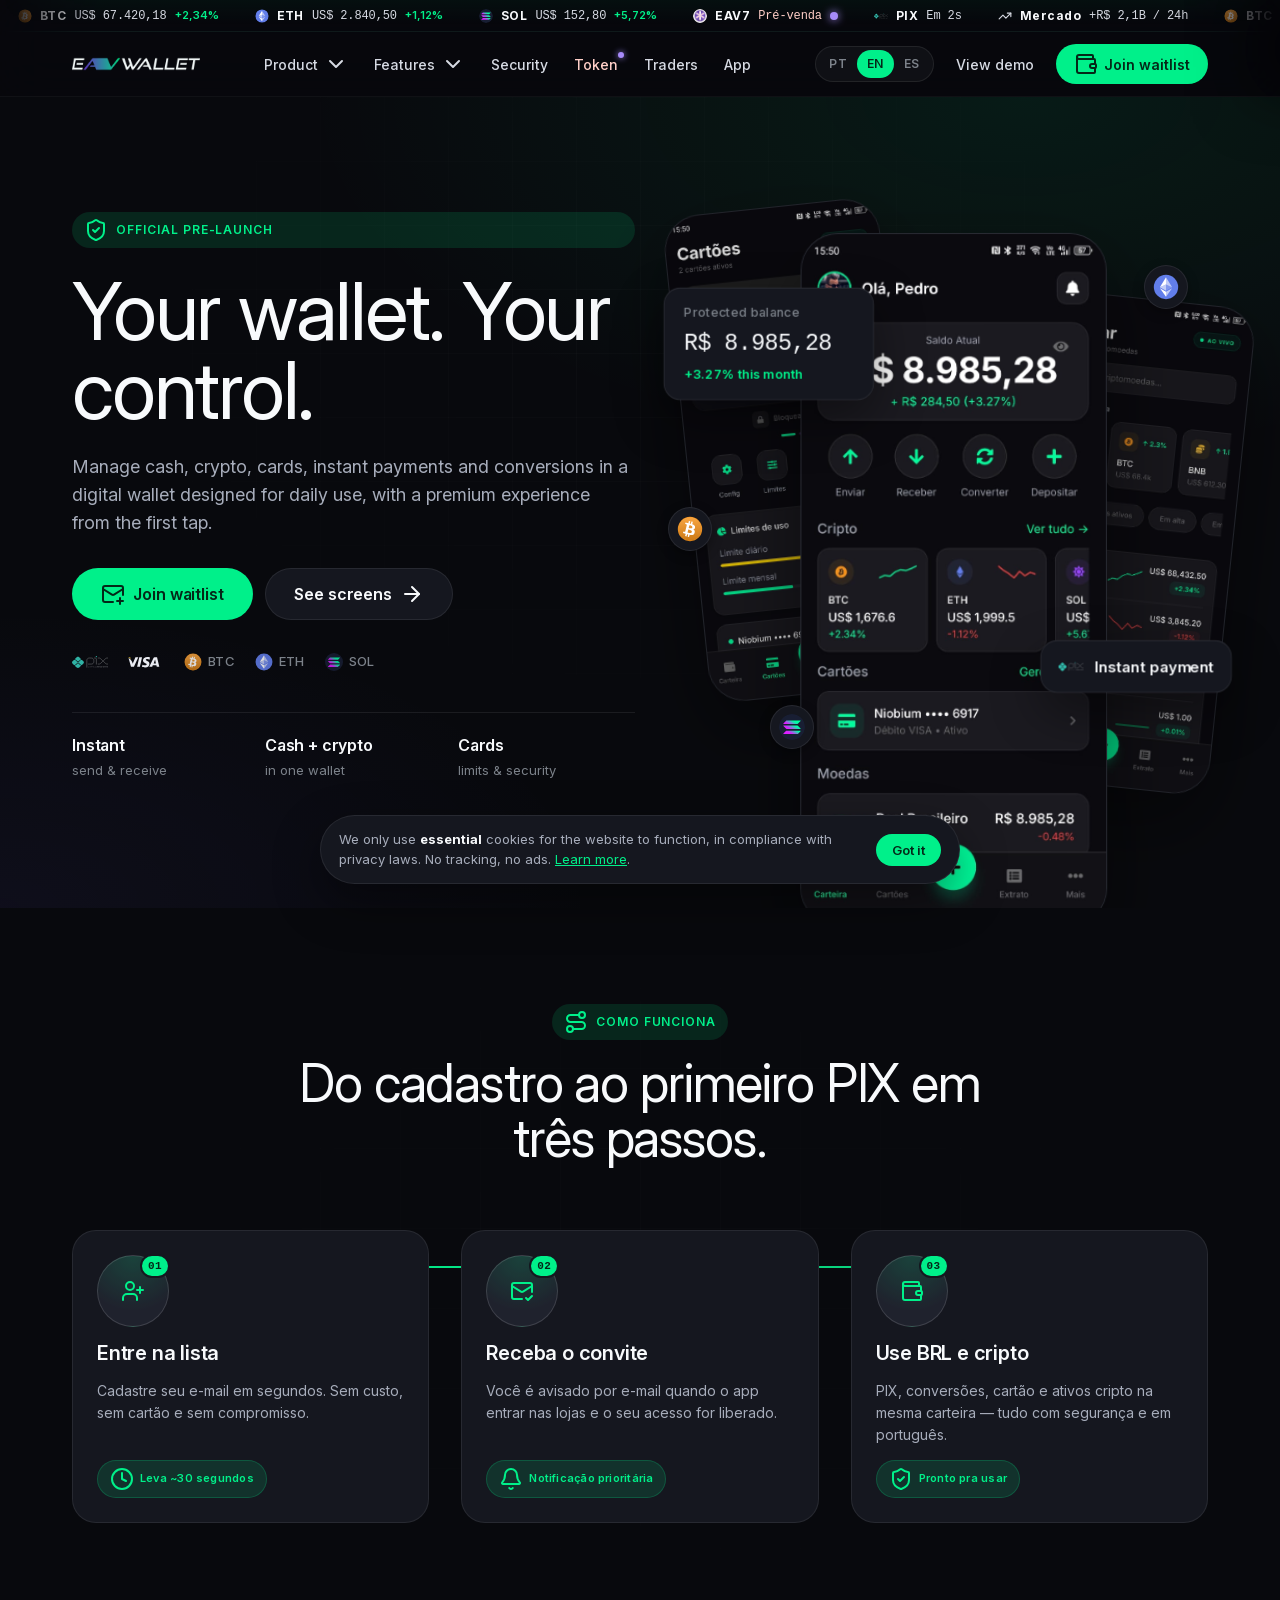
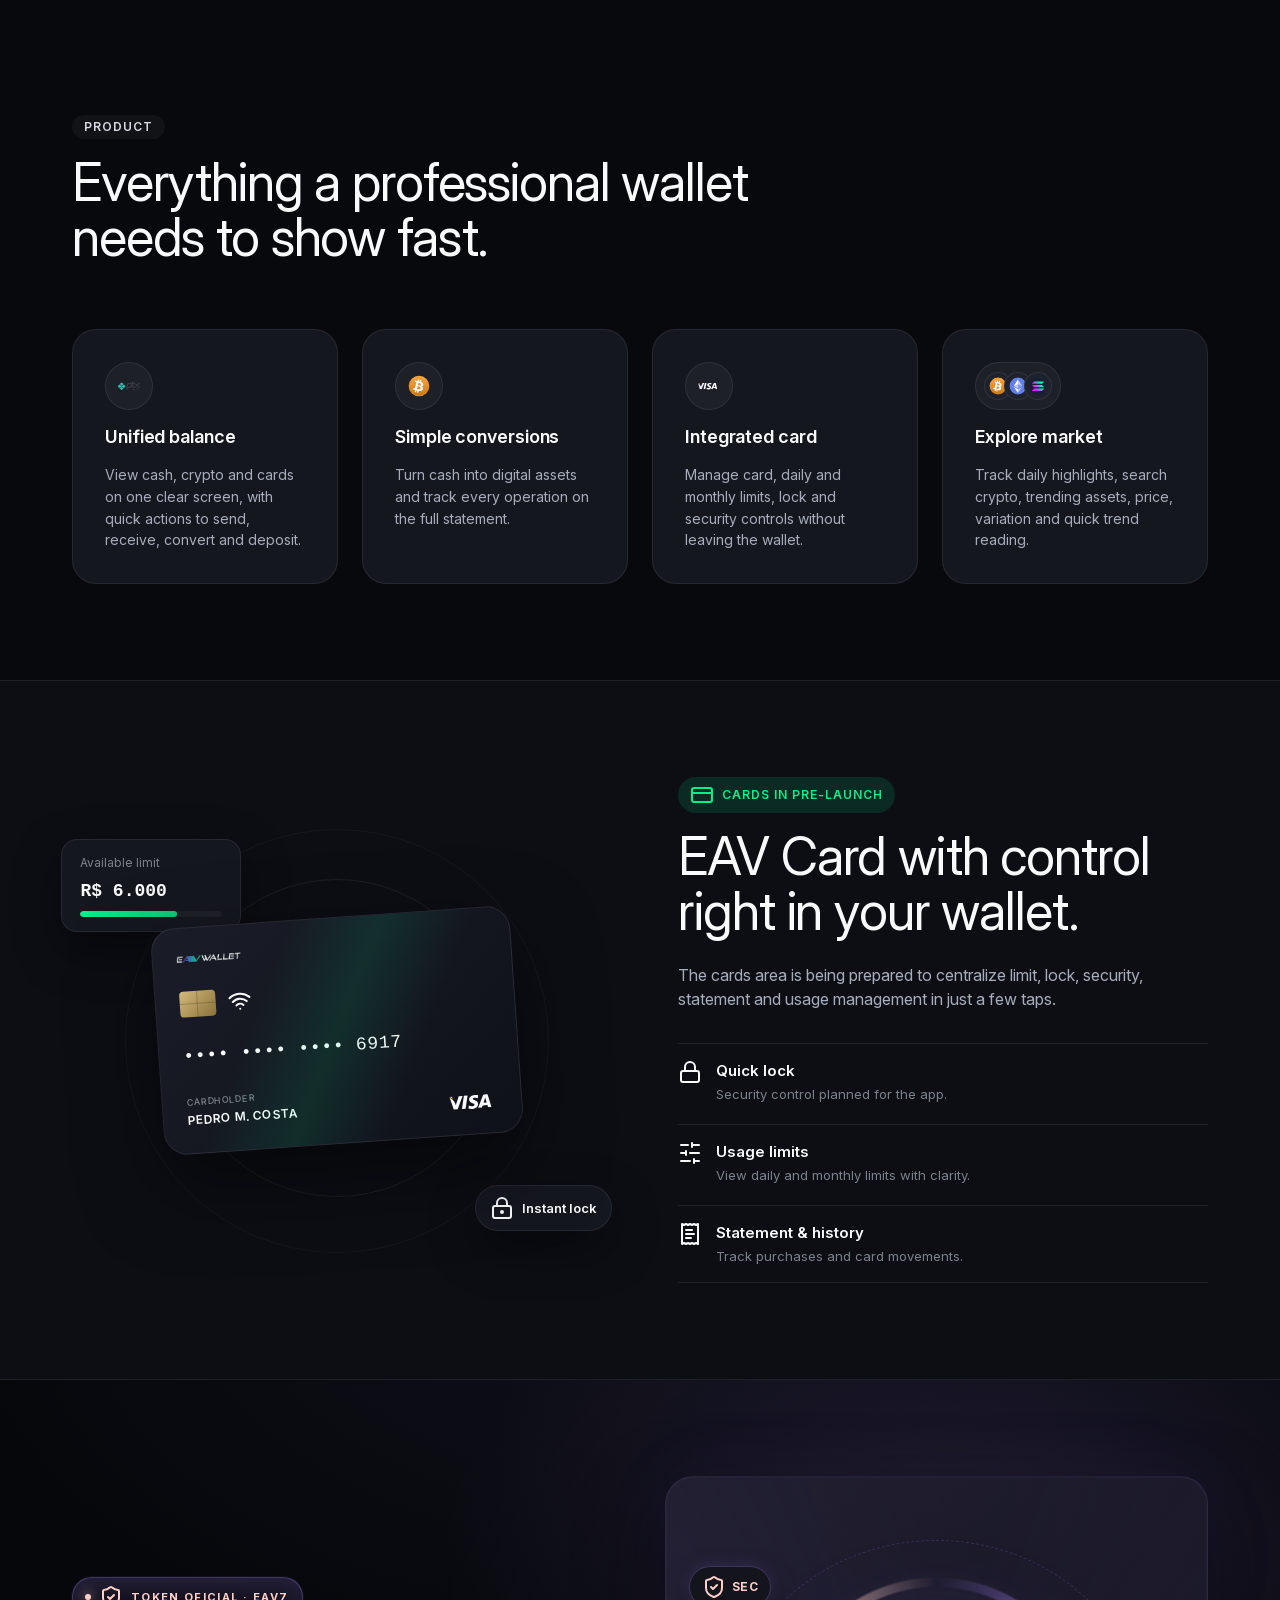
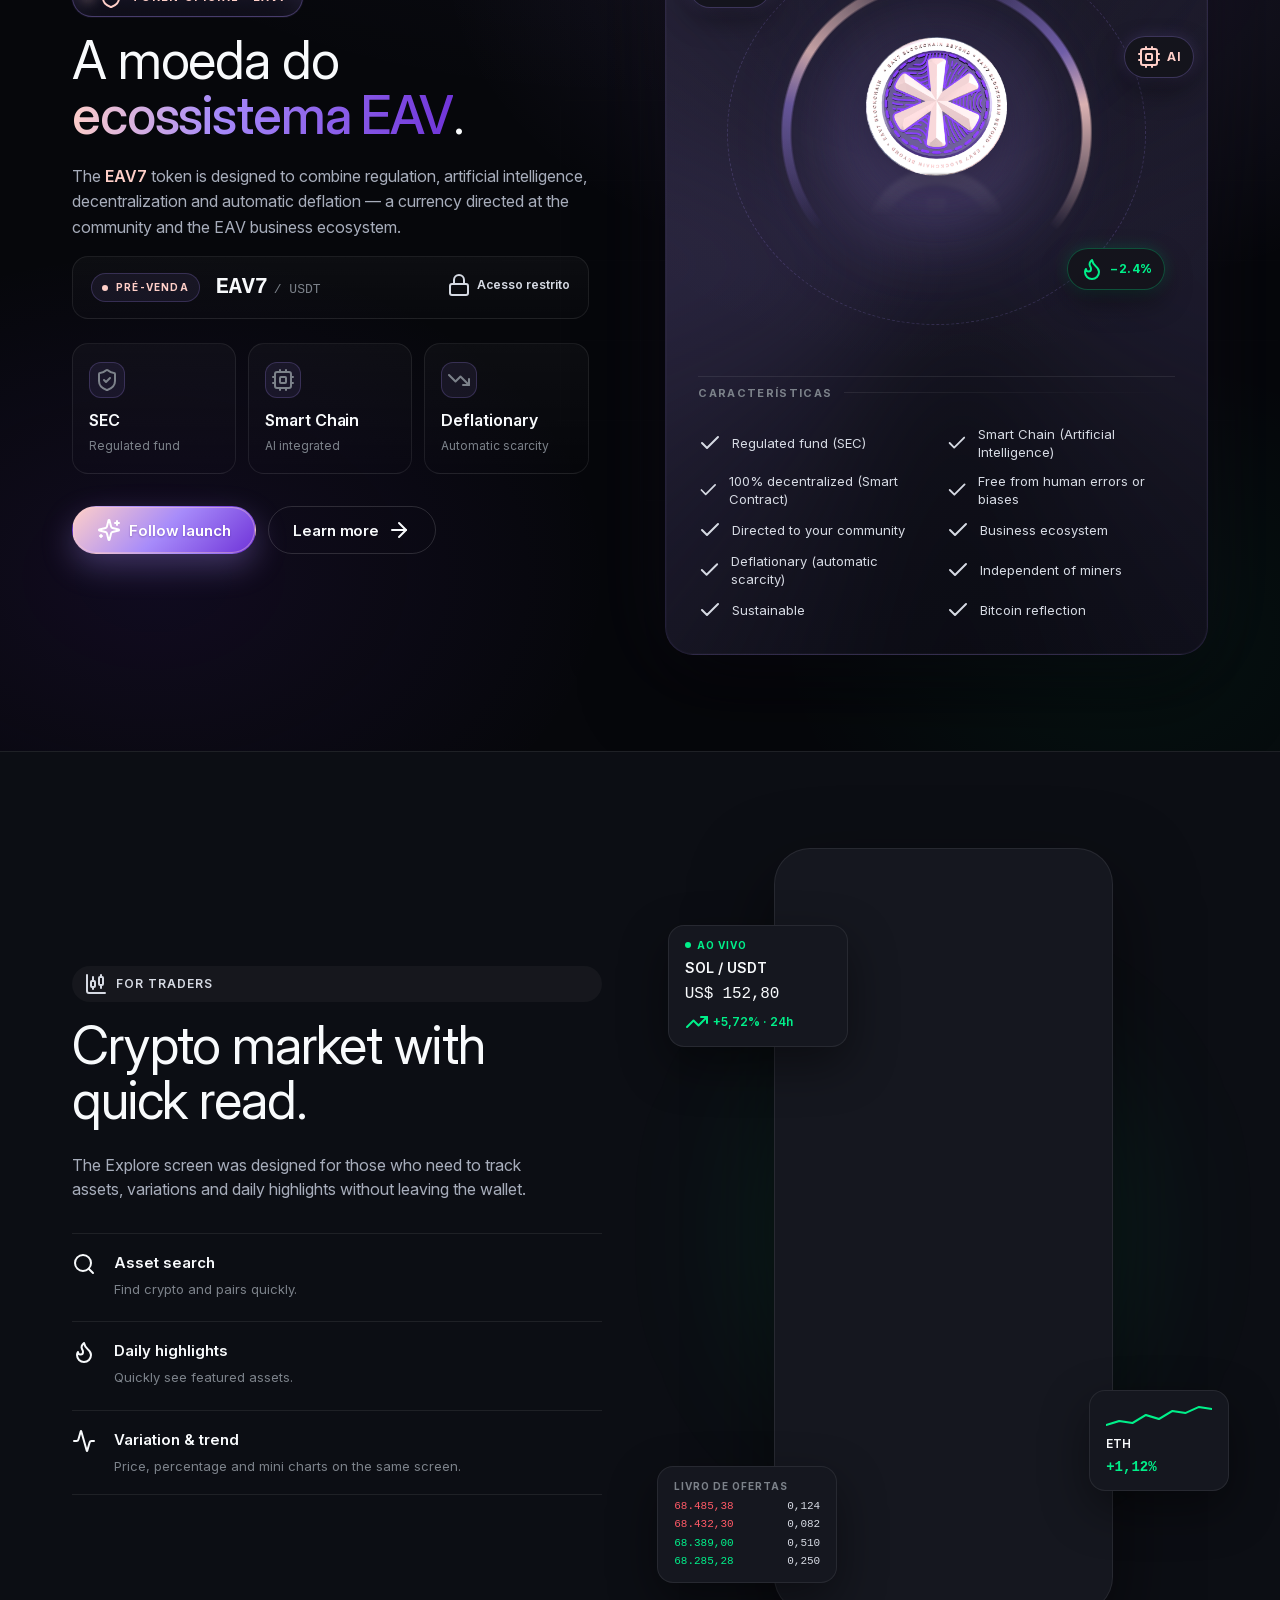
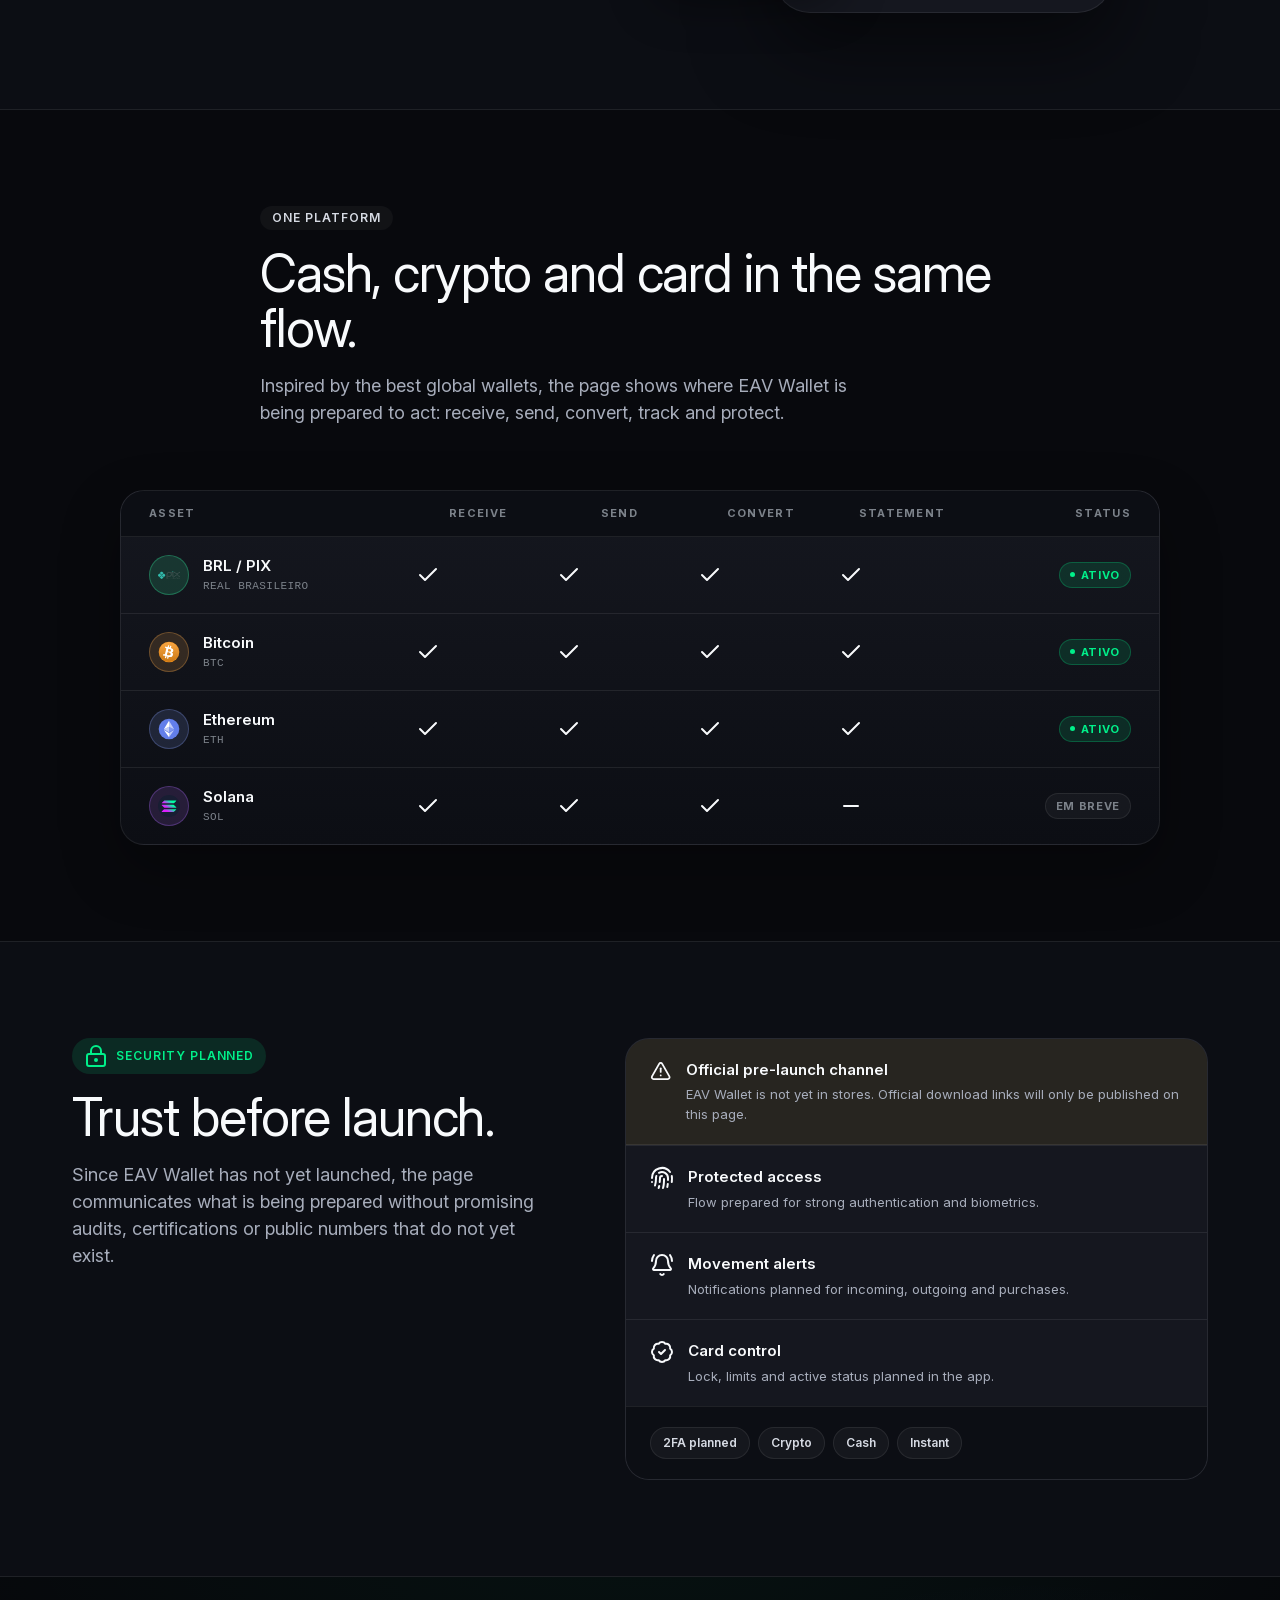
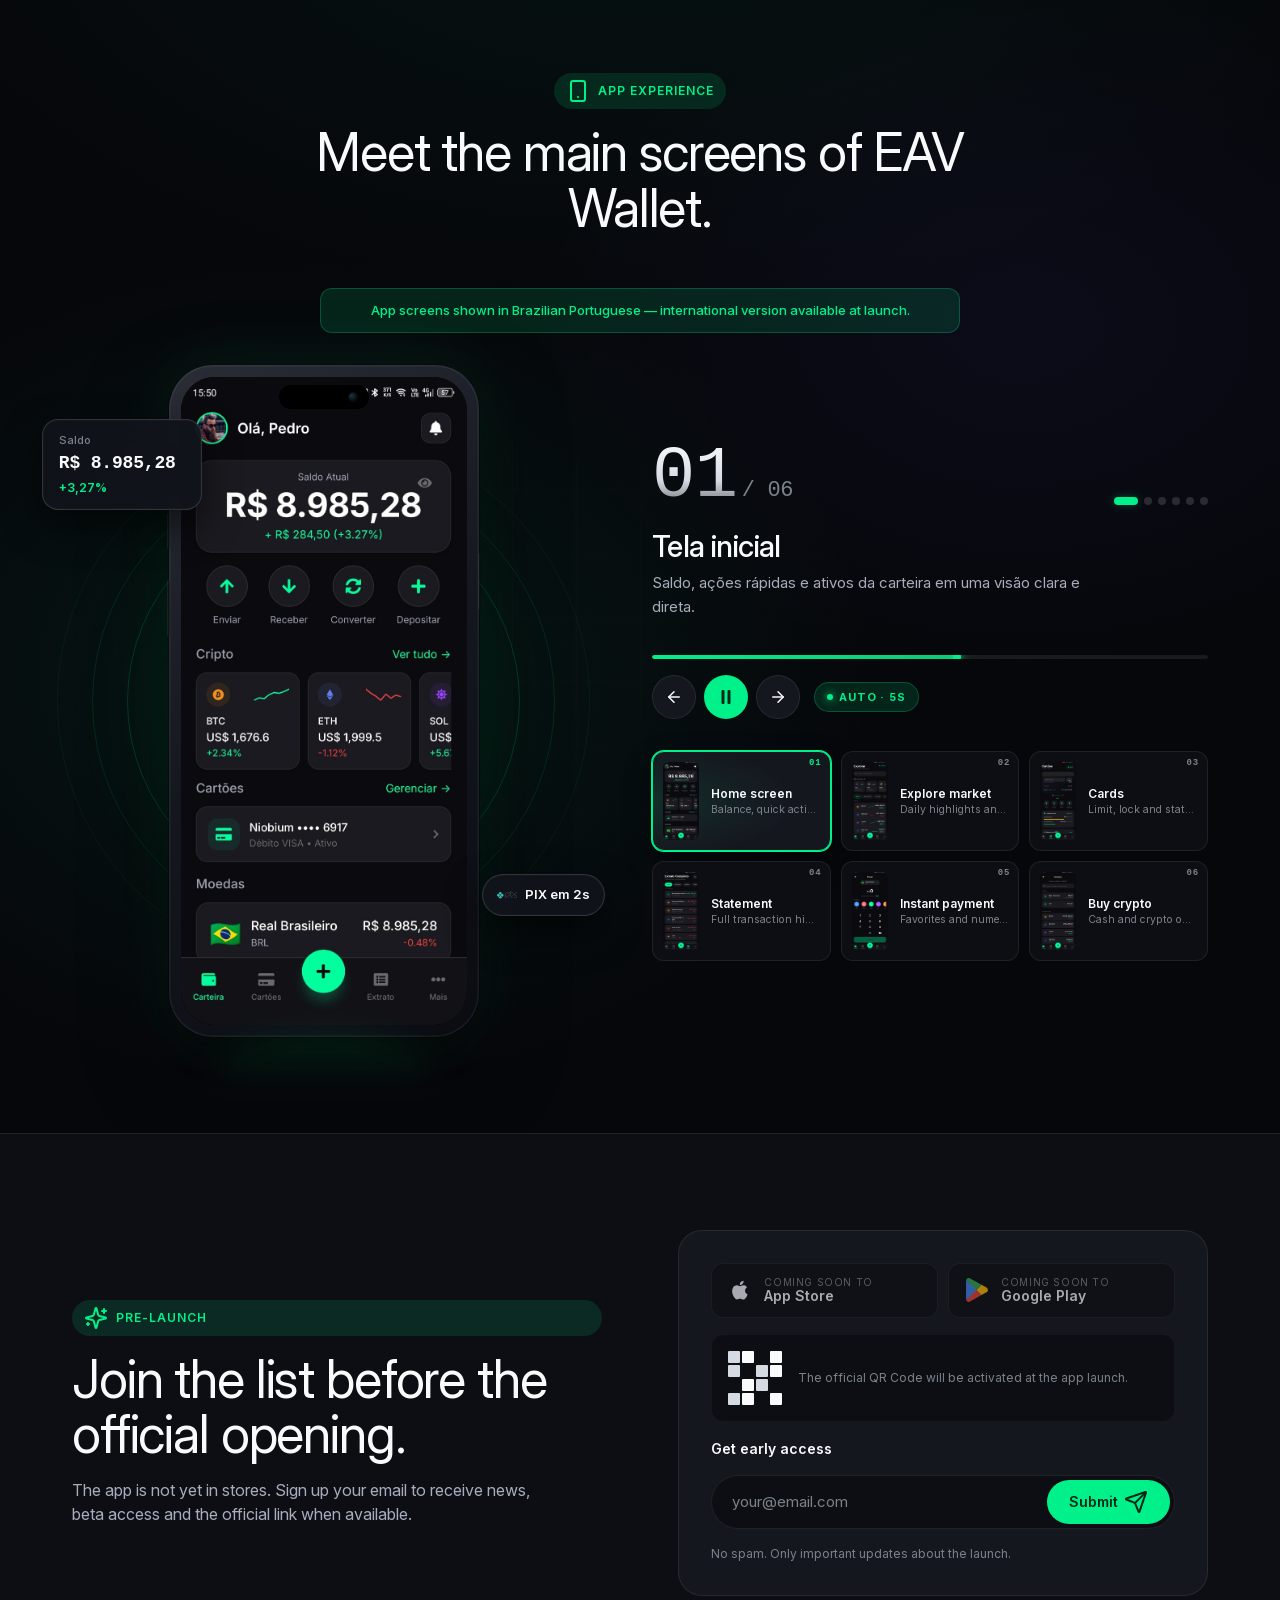
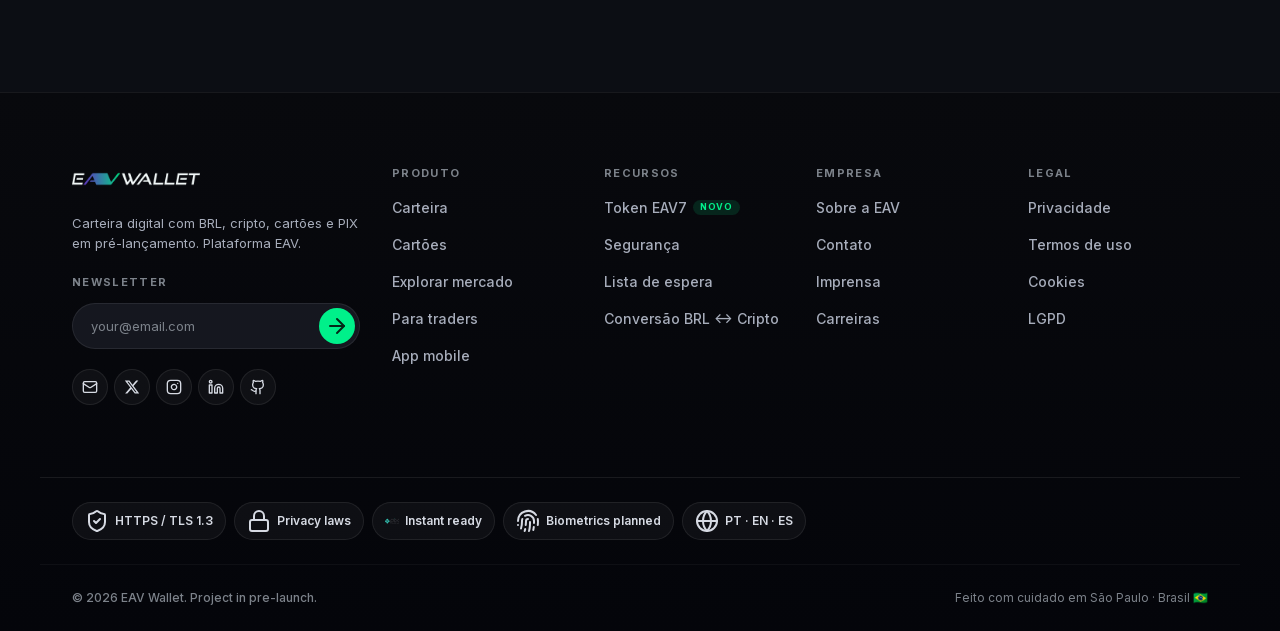
<file: index.html>
<!doctype html>
<html lang="pt-BR">
  <head>
    <meta charset="UTF-8" />
    <meta name="viewport" content="width=device-width, initial-scale=1.0" />
    <meta name="theme-color" content="#0a0814" />
    <meta name="color-scheme" content="dark" />
    <title>EAV Wallet | Carteira digital em pré-lançamento</title>
    <meta
      name="description"
      content="EAV Wallet está em pré-lançamento e combina saldo em real, cripto, cartões, PIX, conversão e extrato em uma experiência segura e profissional."
    />
    <link rel="canonical" href="https://maykesantos98.github.io/site-eavwallet/" />

    <!-- Open Graph (WhatsApp, LinkedIn, Facebook) -->
    <meta property="og:type" content="website" />
    <meta property="og:locale" content="pt_BR" />
    <meta property="og:site_name" content="EAV Wallet" />
    <meta property="og:title" content="EAV Wallet | Carteira digital em pré-lançamento" />
    <meta property="og:description" content="Combine BRL, cripto, cartões, PIX e conversões em uma carteira digital pensada para uso diário. Entre na lista de espera." />
    <meta property="og:url" content="https://maykesantos98.github.io/site-eavwallet/" />
    <meta property="og:image" content="https://maykesantos98.github.io/site-eavwallet/og-image.jpg" />
    <meta property="og:image:width" content="1200" />
    <meta property="og:image:height" content="630" />
    <meta property="og:image:alt" content="EAV Wallet — pré-lançamento oficial" />

    <!-- Twitter Card -->
    <meta name="twitter:card" content="summary_large_image" />
    <meta name="twitter:title" content="EAV Wallet | Carteira digital em pré-lançamento" />
    <meta name="twitter:description" content="BRL, cripto, cartões, PIX e conversões em uma carteira digital. Entre na lista de espera." />
    <meta name="twitter:image" content="https://maykesantos98.github.io/site-eavwallet/og-image.jpg" />

    <!-- Icons & PWA -->
    <link rel="icon" type="image/svg+xml" href="favicon.svg" />
    <link rel="apple-touch-icon" href="wallet/eav-token.png" />
    <link rel="manifest" href="manifest.json" />

    <!-- Fonts (self-hosted) -->
    <link rel="preload" as="font" type="font/woff2" href="fonts/InterVariable.woff2" crossorigin />
    <link rel="stylesheet" href="styles.css" />

    <!-- Performance hints -->
    <link rel="preload" as="image" href="wallet/1.jpeg" fetchpriority="high" />
    <link rel="preconnect" href="https://formsubmit.co" />

    <!-- Structured Data -->
    <script type="application/ld+json">
    {
      "@context": "https://schema.org",
      "@graph": [
        {
          "@type": "Organization",
          "@id": "https://maykesantos98.github.io/site-eavwallet/#organization",
          "name": "EAV Wallet",
          "url": "https://maykesantos98.github.io/site-eavwallet/",
          "logo": "https://maykesantos98.github.io/site-eavwallet/wallet/logo.png",
          "email": "contato@eav7.com",
          "description": "Carteira digital com BRL, cripto, cartões e PIX em pré-lançamento."
        },
        {
          "@type": "WebSite",
          "@id": "https://maykesantos98.github.io/site-eavwallet/#website",
          "url": "https://maykesantos98.github.io/site-eavwallet/",
          "name": "EAV Wallet",
          "inLanguage": "pt-BR",
          "publisher": { "@id": "https://maykesantos98.github.io/site-eavwallet/#organization" }
        },
        {
          "@type": "WebPage",
          "@id": "https://maykesantos98.github.io/site-eavwallet/#webpage",
          "url": "https://maykesantos98.github.io/site-eavwallet/",
          "name": "EAV Wallet | Carteira digital em pré-lançamento",
          "isPartOf": { "@id": "https://maykesantos98.github.io/site-eavwallet/#website" },
          "inLanguage": "pt-BR"
        }
      ]
    }
    </script>
  </head>
  <body>
    <a class="skip-link" href="#top" data-i18n="skip.content">Pular para o conteúdo</a>
    <header class="site-header">
      <!-- Live ticker strip -->
      <div class="ticker-strip" aria-hidden="true">
        <div class="ticker-track">
          <div class="ticker-item">
            <img src="wallet/icons/bitcoin.svg" alt="" />
            <span>BTC</span>
            <strong>US$ 67.420,18</strong>
            <em class="up">+2,34%</em>
          </div>
          <div class="ticker-item">
            <img src="wallet/icons/ethereum.svg" alt="" />
            <span>ETH</span>
            <strong>US$ 2.840,50</strong>
            <em class="up">+1,12%</em>
          </div>
          <div class="ticker-item">
            <img src="wallet/icons/solana.svg" alt="" />
            <span>SOL</span>
            <strong>US$ 152,80</strong>
            <em class="up">+5,72%</em>
          </div>
          <div class="ticker-item ticker-token">
            <img src="wallet/eav-token.png" alt="" />
            <span>EAV7</span>
            <strong>Pré-venda</strong>
            <em class="pulse"></em>
          </div>
          <div class="ticker-item">
            <img src="wallet/icons/pix.svg" alt="" />
            <span>PIX</span>
            <strong>Em 2s</strong>
          </div>
          <div class="ticker-item">
            <i data-lucide="trending-up"></i>
            <span>Mercado</span>
            <strong>+R$ 2,1B / 24h</strong>
          </div>
          <!-- duplicate for seamless infinite scroll -->
          <div class="ticker-item" aria-hidden="true">
            <img src="wallet/icons/bitcoin.svg" alt="" />
            <span>BTC</span><strong>US$ 67.420,18</strong><em class="up">+2,34%</em>
          </div>
          <div class="ticker-item" aria-hidden="true">
            <img src="wallet/icons/ethereum.svg" alt="" />
            <span>ETH</span><strong>US$ 2.840,50</strong><em class="up">+1,12%</em>
          </div>
          <div class="ticker-item" aria-hidden="true">
            <img src="wallet/icons/solana.svg" alt="" />
            <span>SOL</span><strong>US$ 152,80</strong><em class="up">+5,72%</em>
          </div>
          <div class="ticker-item ticker-token" aria-hidden="true">
            <img src="wallet/eav-token.png" alt="" />
            <span>EAV7</span><strong>Pré-venda</strong><em class="pulse"></em>
          </div>
          <div class="ticker-item" aria-hidden="true">
            <img src="wallet/icons/pix.svg" alt="" />
            <span>PIX</span><strong>Em 2s</strong>
          </div>
          <div class="ticker-item" aria-hidden="true">
            <i data-lucide="trending-up"></i>
            <span>Mercado</span><strong>+R$ 2,1B / 24h</strong>
          </div>
        </div>
      </div>

      <nav class="nav shell" aria-label="Navegação principal">
        <a class="brand" href="#top" aria-label="EAV Wallet">
          <img src="wallet/logo.png" alt="EAV Wallet" />
        </a>
        <div class="nav-links" data-nav-menu>
          <div class="nav-group">
            <button class="nav-trigger" type="button" aria-expanded="false">
              <span data-i18n="nav.product">Produto</span>
              <i data-lucide="chevron-down" aria-hidden="true"></i>
            </button>
            <div class="nav-dropdown nav-dropdown-mega">
              <div class="nav-mega-cols">
                <div class="nav-mega-col">
                  <span class="nav-mega-label" data-i18n="nav.mega.wallet">CARTEIRA</span>
                  <a href="#produto">
                    <span class="nav-mega-icon"><i data-lucide="wallet-cards" aria-hidden="true"></i></span>
                    <span class="nav-mega-text">
                      <strong data-i18n="nav.dropdown.wallet.title">BRL + Cripto</strong>
                      <small data-i18n="nav.dropdown.wallet.desc">Saldo unificado e ações rápidas</small>
                    </span>
                  </a>
                  <a href="#cartoes">
                    <span class="nav-mega-icon"><i data-lucide="credit-card" aria-hidden="true"></i></span>
                    <span class="nav-mega-text">
                      <strong data-i18n="nav.dropdown.cards.title">Cartões</strong>
                      <small data-i18n="nav.dropdown.cards.desc">Limite, bloqueio e fatura</small>
                    </span>
                  </a>
                  <a href="#app">
                    <span class="nav-mega-icon"><i data-lucide="smartphone" aria-hidden="true"></i></span>
                    <span class="nav-mega-text">
                      <strong data-i18n="nav.dropdown.app.title">App mobile</strong>
                      <small data-i18n="nav.dropdown.app.desc">iOS e Android</small>
                    </span>
                  </a>
                </div>
                <div class="nav-mega-col">
                  <span class="nav-mega-label" data-i18n="nav.mega.market">MERCADO</span>
                  <a href="#explorar">
                    <span class="nav-mega-icon"><i data-lucide="search" aria-hidden="true"></i></span>
                    <span class="nav-mega-text">
                      <strong data-i18n="nav.dropdown.explore.title">Explorar</strong>
                      <small data-i18n="nav.dropdown.explore.desc">BTC, ETH, SOL e tendências</small>
                    </span>
                  </a>
                  <a href="#traders">
                    <span class="nav-mega-icon"><i data-lucide="candlestick-chart" aria-hidden="true"></i></span>
                    <span class="nav-mega-text">
                      <strong data-i18n="nav.dropdown.traders.title">Trade</strong>
                      <small data-i18n="nav.dropdown.traders.desc">Para traders</small>
                    </span>
                  </a>
                  <a href="#produto">
                    <span class="nav-mega-icon"><i data-lucide="repeat-2" aria-hidden="true"></i></span>
                    <span class="nav-mega-text">
                      <strong data-i18n="nav.dropdown.convert.title">Conversão</strong>
                      <small data-i18n="nav.dropdown.convert.desc">Troque BRL e cripto</small>
                    </span>
                  </a>
                </div>
              </div>
              <a class="nav-mega-feature" href="#token">
                <span class="nav-mega-feature-glow" aria-hidden="true"></span>
                <span class="nav-mega-feature-tag" data-i18n="nav.mega.featured">DESTAQUE</span>
                <img src="wallet/eav-token.png" alt="" />
                <strong>Token EAV7</strong>
                <small data-i18n="nav.mega.token.desc">Moeda oficial do ecossistema, em pré-venda</small>
                <span class="nav-mega-feature-cta">
                  <span data-i18n="nav.mega.token.cta">Ver token</span>
                  <i data-lucide="arrow-right" aria-hidden="true"></i>
                </span>
              </a>
            </div>
          </div>
          <div class="nav-group">
            <button class="nav-trigger" type="button" aria-expanded="false">
              <span data-i18n="nav.features">Recursos</span>
              <i data-lucide="chevron-down" aria-hidden="true"></i>
            </button>
            <div class="nav-dropdown">
              <a href="#seguranca">
                <i data-lucide="shield-check" aria-hidden="true"></i>
                <span><strong data-i18n="nav.dropdown.security.title">Segurança</strong><small data-i18n="nav.dropdown.security.desc">Controle, alertas e proteção</small></span>
              </a>
              <a href="#produto">
                <i data-lucide="repeat-2" aria-hidden="true"></i>
                <span><strong data-i18n="nav.dropdown.convert.title">Conversão</strong><small data-i18n="nav.dropdown.convert.desc">Troque BRL e cripto com clareza</small></span>
              </a>
              <a href="#cartoes">
                <i data-lucide="credit-card" aria-hidden="true"></i>
                <span><strong data-i18n="nav.dropdown.cards.title">Cartões</strong><small data-i18n="nav.dropdown.cards.desc">Limites, bloqueio e gestão</small></span>
              </a>
            </div>
          </div>
          <a href="#seguranca" data-i18n="nav.security">Segurança</a>
          <a href="#token" class="nav-link-token" data-i18n="nav.token">Token</a>
          <a href="#traders" data-i18n="nav.traders">Traders</a>
          <a href="#app" data-i18n="nav.app">App</a>
        </div>
        <div class="nav-actions">
          <div class="lang-switch" role="group" aria-label="Idioma">
            <button type="button" data-lang-switch="pt">PT</button>
            <button type="button" data-lang-switch="en">EN</button>
            <button type="button" data-lang-switch="es">ES</button>
          </div>
          <a class="nav-login" href="#app" data-i18n="nav.demo">Ver demo</a>
          <a class="nav-cta" href="#baixar">
            <i data-lucide="wallet" aria-hidden="true"></i>
            <span data-i18n="nav.cta">Conectar carteira</span>
          </a>
          <button class="mobile-menu-button" type="button" aria-label="Abrir menu" aria-expanded="false" data-mobile-menu-button>
            <i data-lucide="menu" aria-hidden="true"></i>
          </button>
        </div>
      </nav>
      <div class="mobile-backdrop" data-mobile-backdrop aria-hidden="true"></div>
      <aside class="mobile-panel" data-mobile-panel aria-label="Menu principal">
        <div class="mobile-section">
          <span class="mobile-label" data-i18n="nav.product">Produto</span>
          <a href="#produto">
            <i data-lucide="wallet-cards" aria-hidden="true"></i>
            <span><strong data-i18n="nav.dropdown.wallet.title">Carteira</strong><small data-i18n="nav.dropdown.wallet.desc">BRL, cripto e ações rápidas</small></span>
          </a>
          <a href="#app">
            <i data-lucide="smartphone" aria-hidden="true"></i>
            <span><strong data-i18n="nav.dropdown.app.title">App mobile</strong><small data-i18n="nav.dropdown.app.desc">Telas reais da experiência</small></span>
          </a>
          <a href="#explorar">
            <i data-lucide="search" aria-hidden="true"></i>
            <span><strong data-i18n="nav.dropdown.explore.title">Explorar</strong><small data-i18n="nav.dropdown.explore.desc">Mercado cripto e ativos em alta</small></span>
          </a>
        </div>

        <div class="mobile-section">
          <span class="mobile-label" data-i18n="nav.features">Recursos</span>
          <a href="#cartoes">
            <i data-lucide="credit-card" aria-hidden="true"></i>
            <span><strong data-i18n="nav.dropdown.cards.title">Cartões</strong><small data-i18n="nav.dropdown.cards.desc">Limite, bloqueio e controle</small></span>
          </a>
          <a href="#token">
            <i data-lucide="coins" aria-hidden="true"></i>
            <span><strong data-i18n="nav.dropdown.token.title">Token EAV7</strong><small data-i18n="nav.dropdown.token.desc">Moeda do ecossistema</small></span>
          </a>
          <a href="#traders">
            <i data-lucide="candlestick-chart" aria-hidden="true"></i>
            <span><strong data-i18n="nav.dropdown.traders.title">Para traders</strong><small data-i18n="nav.dropdown.traders.desc">Mercado e leitura rápida</small></span>
          </a>
          <a href="#seguranca">
            <i data-lucide="shield-check" aria-hidden="true"></i>
            <span><strong data-i18n="nav.dropdown.security.title">Segurança</strong><small data-i18n="nav.dropdown.security.desc">Controle e alertas</small></span>
          </a>
        </div>

        <a class="mobile-cta" href="#baixar">
          <i data-lucide="mail-plus" aria-hidden="true"></i>
          <span data-i18n="mobile.cta">Entrar na lista de espera</span>
        </a>
        <div class="lang-switch lang-switch-mobile" role="group" aria-label="Idioma">
          <button type="button" data-lang-switch="pt">Português</button>
          <button type="button" data-lang-switch="en">English</button>
          <button type="button" data-lang-switch="es">Español</button>
        </div>
      </aside>
    </header>

    <main id="top">
      <section class="hero section-band">
        <div class="shell hero-grid">
          <div class="hero-copy reveal">
            <span class="eyebrow">
              <i data-lucide="shield-check" aria-hidden="true"></i>
              <span data-i18n="hero.eyebrow">Pré-lançamento oficial</span>
            </span>
            <h1 data-i18n="hero.title">Sua carteira. Seu controle.</h1>
            <p class="hero-lead" data-i18n="hero.lead">
              Controle real, cripto, cartão, PIX e conversões em uma carteira
              digital pensada para uso diário, com experiência premium desde o
              primeiro toque.
            </p>
            <div class="hero-actions">
              <a class="button primary" href="#baixar">
                <i data-lucide="mail-plus" aria-hidden="true"></i>
                <span data-i18n="hero.cta.primary">Entrar na lista</span>
              </a>
              <a class="button secondary" href="#app">
                <span data-i18n="hero.cta.secondary">Ver telas</span>
                <i data-lucide="arrow-right" aria-hidden="true"></i>
              </a>
            </div>
            <div class="official-strip" aria-label="Ícones de recursos">
              <span class="logo-only" aria-label="PIX"><img src="wallet/icons/pix.svg" alt="" /></span>
              <span class="logo-only" aria-label="VISA"><img src="wallet/icons/visa.svg" alt="" /></span>
              <span><img src="wallet/icons/bitcoin.svg" alt="" /> BTC</span>
              <span><img src="wallet/icons/ethereum.svg" alt="" /> ETH</span>
              <span><img src="wallet/icons/solana.svg" alt="" /> SOL</span>
            </div>
            <div class="trust-row" aria-label="Destaques">
              <div>
                <strong data-i18n="trust.pix.title">PIX</strong>
                <span data-i18n="trust.pix.desc">envio e recebimento</span>
              </div>
              <div>
                <strong data-i18n="trust.brl.title">BRL + cripto</strong>
                <span data-i18n="trust.brl.desc">em uma carteira</span>
              </div>
              <div>
                <strong data-i18n="trust.card.title">Cartão</strong>
                <span data-i18n="trust.card.desc">limites e segurança</span>
              </div>
            </div>
          </div>

          <div class="hero-visual reveal" aria-label="Prévia do aplicativo">
            <div class="phone-stack">
              <figure class="phone phone-main">
                <img src="wallet/1.jpeg" alt="Tela inicial da EAV Wallet" width="709" height="1600" fetchpriority="high" decoding="async" data-i18n-attr="alt:alt.hero.main" />
              </figure>
              <figure class="phone phone-side top">
                <img src="wallet/2.jpeg" alt="Tela de cartões da EAV Wallet" width="709" height="1600" decoding="async" data-i18n-attr="alt:alt.hero.cards" />
              </figure>
              <figure class="phone phone-side bottom">
                <img src="wallet/8.jpeg" alt="Tela Explorar mercado de criptomoedas da EAV Wallet" width="709" height="1600" decoding="async" data-i18n-attr="alt:alt.hero.explore" />
              </figure>
            </div>
            <div class="floating-card balance-card">
              <span data-i18n="hero.balance.label">Saldo protegido</span>
              <strong class="count-money" data-value="8985.28">R$ 8.985,28</strong>
              <small data-i18n="hero.balance.delta">+3,27% no mês</small>
            </div>
            <div class="floating-card pix-card">
              <img src="wallet/icons/pix.svg" alt="" />
              <span data-i18n="hero.pix">PIX instantâneo</span>
            </div>
            <div class="coin-orbit" aria-hidden="true">
              <img class="coin btc" src="wallet/icons/bitcoin.svg" alt="" />
              <img class="coin eth" src="wallet/icons/ethereum.svg" alt="" />
              <img class="coin sol" src="wallet/icons/solana.svg" alt="" />
            </div>
          </div>
        </div>
      </section>

      <section class="howto-section" aria-label="Como funciona">
        <div class="howto-grid-bg" aria-hidden="true"></div>
        <div class="shell">
          <div class="section-heading centered reveal">
            <span class="eyebrow"><i data-lucide="route" aria-hidden="true"></i><span data-i18n="howto.eyebrow">Como funciona</span></span>
            <h2 data-i18n="howto.title">Do cadastro ao primeiro PIX em três passos.</h2>
          </div>

          <div class="howto-steps">
            <div class="howto-line" aria-hidden="true">
              <div class="howto-line-fill"></div>
            </div>

            <article class="howto-step reveal">
              <div class="howto-step-num" aria-hidden="true">
                <span>01</span>
                <i data-lucide="user-plus" aria-hidden="true"></i>
              </div>
              <h3 data-i18n="howto.step1.title">Entre na lista</h3>
              <p data-i18n="howto.step1.desc">Cadastre seu e-mail em segundos. Sem custo, sem cartão e sem compromisso.</p>
              <span class="howto-step-meta">
                <i data-lucide="clock" aria-hidden="true"></i>
                <span data-i18n="howto.step1.meta">Leva ~30 segundos</span>
              </span>
            </article>

            <article class="howto-step reveal">
              <div class="howto-step-num" aria-hidden="true">
                <span>02</span>
                <i data-lucide="mail-check" aria-hidden="true"></i>
              </div>
              <h3 data-i18n="howto.step2.title">Receba o convite</h3>
              <p data-i18n="howto.step2.desc">Você é avisado por e-mail quando o app entrar nas lojas e o seu acesso for liberado.</p>
              <span class="howto-step-meta">
                <i data-lucide="bell" aria-hidden="true"></i>
                <span data-i18n="howto.step2.meta">Notificação prioritária</span>
              </span>
            </article>

            <article class="howto-step reveal">
              <div class="howto-step-num" aria-hidden="true">
                <span>03</span>
                <i data-lucide="wallet" aria-hidden="true"></i>
              </div>
              <h3 data-i18n="howto.step3.title">Use BRL e cripto</h3>
              <p data-i18n="howto.step3.desc">PIX, conversões, cartão e ativos cripto na mesma carteira — tudo com segurança e em português.</p>
              <span class="howto-step-meta">
                <i data-lucide="shield-check" aria-hidden="true"></i>
                <span data-i18n="howto.step3.meta">Pronto pra usar</span>
              </span>
            </article>
          </div>
        </div>
      </section>

      <section id="produto" class="product-section">
        <div class="shell">
          <div class="section-heading reveal">
            <span class="eyebrow muted" data-i18n="product.eyebrow">Produto</span>
            <h2 data-i18n="product.title">Tudo que uma wallet profissional precisa mostrar rápido.</h2>
          </div>
          <div class="feature-grid">
            <article class="feature-card reveal">
              <div class="feature-icon-wrap"><img src="wallet/icons/pix.svg" alt="" /></div>
              <h3 data-i18n="product.unified.title">Saldo unificado</h3>
              <p data-i18n="product.unified.desc">Visualize real, cripto e cartões em uma tela clara, com ações rápidas para enviar, receber, converter e depositar.</p>
            </article>
            <article class="feature-card reveal">
              <div class="feature-icon-wrap"><img src="wallet/icons/bitcoin.svg" alt="" /></div>
              <h3 data-i18n="product.convert.title">Conversões simples</h3>
              <p data-i18n="product.convert.desc">Transforme BRL em ativos digitais e acompanhe cada operação no extrato completo.</p>
            </article>
            <article class="feature-card reveal">
              <div class="feature-icon-wrap"><img src="wallet/icons/visa.svg" alt="" /></div>
              <h3 data-i18n="product.card.title">Cartão integrado</h3>
              <p data-i18n="product.card.desc">Gerencie cartão, limite diário, limite mensal, bloqueio e controles de segurança sem sair da carteira.</p>
            </article>
            <article class="feature-card reveal" id="explorar">
              <div class="feature-icon-wrap feature-icon-stack" aria-hidden="true">
                <img src="wallet/icons/bitcoin.svg" alt="" />
                <img src="wallet/icons/ethereum.svg" alt="" />
                <img src="wallet/icons/solana.svg" alt="" />
              </div>
              <h3 data-i18n="product.explore.title">Explorar mercado</h3>
              <p data-i18n="product.explore.desc">Acompanhe destaques do dia, busca de criptomoedas, ativos em alta, preço, variação e leitura rápida de tendência.</p>
            </article>
          </div>
        </div>
      </section>

      <section id="cartoes" class="cards-section section-band">
        <div class="shell cards-grid">
          <div class="cards-visual reveal" aria-label="Prévia da área de cartões">
            <div class="cards-art" aria-hidden="true">
              <div class="cards-orbit one"></div>
              <div class="cards-orbit two"></div>
              <div class="limit-panel">
                <span data-i18n="cards.limit.label">Limite disponível</span>
                <strong>R$ 6.000</strong>
                <div><i style="width: 68%"></i></div>
              </div>
              <div class="security-panel-mini">
                <i data-lucide="lock-keyhole" aria-hidden="true"></i>
                <span data-i18n="cards.security.label">Bloqueio instantâneo</span>
              </div>
            </div>
            <div class="card-preview" aria-hidden="true">
              <div class="card-sheen"></div>
              <div class="card-brand-row">
                <img src="wallet/logo.png" alt="" />
              </div>
              <div class="card-middle">
                <div class="card-chip"></div>
                <i data-lucide="wifi" aria-hidden="true"></i>
              </div>
              <div class="card-number">••••  ••••  ••••  6917</div>
              <div class="card-bottom">
                <span>
                  <small data-i18n="cards.preview.holder">TITULAR</small>
                  PEDRO M. COSTA
                </span>
                <img src="wallet/icons/visa.svg" alt="" />
              </div>
            </div>
          </div>
          <div class="cards-copy reveal">
            <span class="eyebrow">
              <i data-lucide="credit-card" aria-hidden="true"></i>
              <span data-i18n="cards.eyebrow">Cartões em pré-lançamento</span>
            </span>
            <h2 data-i18n="cards.title">Cartão EAV com controle direto na carteira.</h2>
            <p data-i18n="cards.lead">
              A área de cartões está sendo preparada para centralizar limite,
              bloqueio, segurança, fatura e gestão de uso em poucos toques.
            </p>
            <div class="cards-feature-list">
              <div>
                <i data-lucide="lock" aria-hidden="true"></i>
                <span><strong data-i18n="cards.lock.title">Bloqueio rápido</strong><small data-i18n="cards.lock.desc">Controle de segurança previsto para o app.</small></span>
              </div>
              <div>
                <i data-lucide="sliders-horizontal" aria-hidden="true"></i>
                <span><strong data-i18n="cards.limit.title">Limites de uso</strong><small data-i18n="cards.limit.desc">Visualize limites diário e mensal com clareza.</small></span>
              </div>
              <div>
                <i data-lucide="receipt-text" aria-hidden="true"></i>
                <span><strong data-i18n="cards.history.title">Fatura e histórico</strong><small data-i18n="cards.history.desc">Acompanhe compras e movimentações do cartão.</small></span>
              </div>
            </div>
          </div>
        </div>
      </section>

      <section id="token" class="token-section">
        <div class="token-aurora" aria-hidden="true"></div>
        <div class="token-grid-bg" aria-hidden="true"></div>
        <div class="shell token-grid">
          <div class="token-copy reveal">
            <span class="token-badge">
              <span class="token-badge-dot" aria-hidden="true"></span>
              <i data-lucide="shield-check" aria-hidden="true"></i>
              <span data-i18n="token.badge">TOKEN OFICIAL · EAV7</span>
            </span>
            <h2>
              <span data-i18n="token.title.pre">A moeda do</span>
              <span class="token-title-grad" data-i18n="token.title.highlight">ecossistema EAV</span>.
            </h2>
            <p data-i18n="token.lead">
              O token <strong>EAV7</strong> foi projetado para combinar regulação,
              inteligência artificial, descentralização e deflação automática —
              uma moeda direcionada para a comunidade e para o ecossistema de
              empresas EAV.
            </p>

            <div class="token-ticker" aria-label="Status do token">
              <div class="token-ticker-head">
                <span class="pulse-dot pulse-gold" aria-hidden="true"></span>
                <span data-i18n="token.ticker.status">PRÉ-VENDA</span>
              </div>
              <div class="token-ticker-body">
                <strong>EAV7</strong>
                <span>/ USDT</span>
              </div>
              <div class="token-ticker-meta">
                <em>
                  <i data-lucide="lock" aria-hidden="true"></i>
                  <span data-i18n="token.ticker.access">Acesso restrito</span>
                </em>
              </div>
            </div>

            <div class="token-stats">
              <div>
                <span class="token-stat-icon"><i data-lucide="shield-check" aria-hidden="true"></i></span>
                <strong data-i18n="token.stat.sec.title">SEC</strong>
                <span data-i18n="token.stat.sec.desc">Fundo regulamentado</span>
              </div>
              <div>
                <span class="token-stat-icon"><i data-lucide="cpu" aria-hidden="true"></i></span>
                <strong data-i18n="token.stat.chain.title">Smart Chain</strong>
                <span data-i18n="token.stat.chain.desc">IA integrada</span>
              </div>
              <div>
                <span class="token-stat-icon"><i data-lucide="trending-down" aria-hidden="true"></i></span>
                <strong data-i18n="token.stat.deflation.title">Deflacionária</strong>
                <span data-i18n="token.stat.deflation.desc">Escassez automática</span>
              </div>
            </div>

            <div class="token-actions">
              <a class="button primary token-cta-gold" href="#baixar">
                <i data-lucide="sparkles" aria-hidden="true"></i>
                <span data-i18n="token.cta.primary">Acompanhar lançamento</span>
              </a>
              <a class="button outline" href="#produto">
                <span data-i18n="token.cta.secondary">Saiba mais</span>
                <i data-lucide="arrow-right" aria-hidden="true"></i>
              </a>
            </div>
          </div>

          <div class="token-card reveal" aria-label="Características do token EAV7">
            <div class="token-card-glow" aria-hidden="true"></div>

            <div class="token-coin-stage">
              <div class="token-ring-conic" aria-hidden="true"></div>
              <div class="token-ring-dotted" aria-hidden="true"></div>
              <div class="token-particles" aria-hidden="true">
                <span style="--i:0"></span>
                <span style="--i:1"></span>
                <span style="--i:2"></span>
                <span style="--i:3"></span>
                <span style="--i:4"></span>
                <span style="--i:5"></span>
              </div>
              <div class="token-coin-wrap">
                <div class="token-coin-halo" aria-hidden="true"></div>
                <img class="token-coin" src="wallet/eav-token.png" alt="Moeda EAV7" width="502" height="494" loading="lazy" decoding="async" />
                <div class="token-coin-mirror" aria-hidden="true">
                  <img src="wallet/eav-token.png" alt="" aria-hidden="true" />
                </div>
              </div>

              <div class="token-float-chip token-chip-sec" aria-hidden="true">
                <i data-lucide="shield-check"></i>
                <span>SEC</span>
              </div>
              <div class="token-float-chip token-chip-ai" aria-hidden="true">
                <i data-lucide="cpu"></i>
                <span>AI</span>
              </div>
              <div class="token-float-chip token-chip-defl" aria-hidden="true">
                <i data-lucide="flame"></i>
                <span>−2.4%</span>
              </div>
            </div>

            <div class="token-features-head">
              <span data-i18n="token.features.label">Características</span>
            </div>
            <ul class="token-features">
              <li><i data-lucide="check"></i><span data-i18n="token.feat.sec">Fundo regulamentado (SEC)</span></li>
              <li><i data-lucide="check"></i><span data-i18n="token.feat.chain">Smart Chain (Inteligência Artificial)</span></li>
              <li><i data-lucide="check"></i><span data-i18n="token.feat.decentralized">100% descentralizada (Smart Contract)</span></li>
              <li><i data-lucide="check"></i><span data-i18n="token.feat.bias">Livre de erros ou vieses humanos</span></li>
              <li><i data-lucide="check"></i><span data-i18n="token.feat.community">Direcionada para sua comunidade</span></li>
              <li><i data-lucide="check"></i><span data-i18n="token.feat.ecosystem">Ecossistema de empresas</span></li>
              <li><i data-lucide="check"></i><span data-i18n="token.feat.deflation">Deflacionária (escassez automática)</span></li>
              <li><i data-lucide="check"></i><span data-i18n="token.feat.miners">Independente de mineradores</span></li>
              <li><i data-lucide="check"></i><span data-i18n="token.feat.sustainable">Sustentável</span></li>
              <li><i data-lucide="check"></i><span data-i18n="token.feat.bitcoin">Reflexão em Bitcoin</span></li>
            </ul>
          </div>
        </div>
      </section>

      <section id="traders" class="traders-section">
        <div class="shell traders-grid">
          <div class="traders-copy reveal">
            <span class="eyebrow muted">
              <i data-lucide="candlestick-chart" aria-hidden="true"></i>
              <span data-i18n="traders.eyebrow">Para traders</span>
            </span>
            <h2 data-i18n="traders.title">Mercado cripto com leitura rápida.</h2>
            <p data-i18n="traders.lead">
              A tela Explorar foi pensada para quem precisa acompanhar ativos,
              variações e destaques do dia sem sair da carteira.
            </p>
            <div class="trader-tools">
              <div>
                <i data-lucide="search" aria-hidden="true"></i>
                <strong data-i18n="traders.search.title">Busca de ativos</strong>
                <span data-i18n="traders.search.desc">Encontre criptomoedas e pares com agilidade.</span>
              </div>
              <div>
                <i data-lucide="flame" aria-hidden="true"></i>
                <strong data-i18n="traders.hot.title">Destaques do dia</strong>
                <span data-i18n="traders.hot.desc">Veja rapidamente os ativos em evidência.</span>
              </div>
              <div>
                <i data-lucide="activity" aria-hidden="true"></i>
                <strong data-i18n="traders.trend.title">Variação e tendência</strong>
                <span data-i18n="traders.trend.desc">Preço, percentual e mini gráficos na mesma tela.</span>
              </div>
            </div>
          </div>
          <div class="traders-visual reveal" aria-label="Tela de trading BTC/USDT da EAV Wallet">
            <div class="trade-glow" aria-hidden="true"></div>
            <figure class="trade-phone">
              <img src="wallet/eav-trade.jpg" alt="Tela Trade BTC/USDT do app EAV Wallet com gráfico de candles, livro de ofertas e ativos" width="720" height="1625" loading="lazy" decoding="async" data-i18n-attr="alt:alt.trade" />
            </figure>

            <!-- Floating UI mockups -->
            <div class="trade-float trade-live" aria-label="Cotação Solana">
              <div class="trade-live-head">
                <span class="pulse-dot" aria-hidden="true"></span>
                <span data-i18n="trade.live.label">AO VIVO</span>
              </div>
              <strong>SOL / USDT</strong>
              <small>US$ 152,80</small>
              <em>
                <i data-lucide="trending-up" aria-hidden="true"></i>
                +5,72% · 24h
              </em>
            </div>
            <div class="trade-float trade-pct" aria-label="Tendência ETH">
              <div class="trade-spark" aria-hidden="true">
                <svg viewBox="0 0 80 28" preserveAspectRatio="none" xmlns="http://www.w3.org/2000/svg">
                  <path d="M0,22 L10,18 L20,20 L30,12 L40,16 L50,8 L60,10 L70,4 L80,6" fill="none" stroke="#00f08a" stroke-width="2" stroke-linecap="round" stroke-linejoin="round" />
                </svg>
              </div>
              <strong>ETH</strong>
              <small>+1,12%</small>
            </div>
            <div class="trade-float trade-book" aria-hidden="true">
              <span class="trade-book-label" data-i18n="trade.book">Livro de ofertas</span>
              <ul>
                <li class="ask"><span>68.485,38</span><b>0,124</b></li>
                <li class="ask"><span>68.432,30</span><b>0,082</b></li>
                <li class="bid"><span>68.389,00</span><b>0,510</b></li>
                <li class="bid"><span>68.285,28</span><b>0,250</b></li>
              </ul>
            </div>
          </div>
        </div>
      </section>

      <section class="assets-section">
        <div class="shell assets-grid">
          <div class="section-heading reveal">
            <span class="eyebrow muted" data-i18n="assets.eyebrow">Uma plataforma</span>
            <h2 data-i18n="assets.title">Dinheiro, cripto e cartão no mesmo fluxo.</h2>
            <p data-i18n="assets.lead">
              Inspirada nas melhores wallets globais, a página mostra onde a
              EAV Wallet está sendo preparada para atuar: receber, enviar,
              converter, acompanhar e proteger.
            </p>
          </div>
          <div class="asset-matrix-wrap reveal">
          <div class="asset-matrix" aria-label="Recursos por ativo">
            <div class="matrix-row matrix-head">
              <span data-i18n="assets.col.asset">Ativo</span>
              <span data-i18n="assets.col.receive">Receber</span>
              <span data-i18n="assets.col.send">Enviar</span>
              <span data-i18n="assets.col.convert">Converter</span>
              <span data-i18n="assets.col.statement">Extrato</span>
              <span data-i18n="assets.col.status">Status</span>
            </div>
            <div class="matrix-row matrix-asset-brl">
              <span class="matrix-asset">
                <span class="matrix-asset-icon"><img src="wallet/icons/pix.svg" alt="" /></span>
                <span class="matrix-asset-name">
                  <strong>BRL / PIX</strong>
                  <small>Real brasileiro</small>
                </span>
              </span>
              <i data-lucide="check" aria-hidden="true"></i>
              <i data-lucide="check" aria-hidden="true"></i>
              <i data-lucide="check" aria-hidden="true"></i>
              <i data-lucide="check" aria-hidden="true"></i>
              <span class="matrix-status matrix-status-live"><span class="pulse-dot"></span><span data-i18n="assets.status.live">Ativo</span></span>
            </div>
            <div class="matrix-row matrix-asset-btc">
              <span class="matrix-asset">
                <span class="matrix-asset-icon"><img src="wallet/icons/bitcoin.svg" alt="" /></span>
                <span class="matrix-asset-name">
                  <strong>Bitcoin</strong>
                  <small>BTC</small>
                </span>
              </span>
              <i data-lucide="check" aria-hidden="true"></i>
              <i data-lucide="check" aria-hidden="true"></i>
              <i data-lucide="check" aria-hidden="true"></i>
              <i data-lucide="check" aria-hidden="true"></i>
              <span class="matrix-status matrix-status-live"><span class="pulse-dot"></span><span data-i18n="assets.status.live">Ativo</span></span>
            </div>
            <div class="matrix-row matrix-asset-eth">
              <span class="matrix-asset">
                <span class="matrix-asset-icon"><img src="wallet/icons/ethereum.svg" alt="" /></span>
                <span class="matrix-asset-name">
                  <strong>Ethereum</strong>
                  <small>ETH</small>
                </span>
              </span>
              <i data-lucide="check" aria-hidden="true"></i>
              <i data-lucide="check" aria-hidden="true"></i>
              <i data-lucide="check" aria-hidden="true"></i>
              <i data-lucide="check" aria-hidden="true"></i>
              <span class="matrix-status matrix-status-live"><span class="pulse-dot"></span><span data-i18n="assets.status.live">Ativo</span></span>
            </div>
            <div class="matrix-row matrix-asset-sol">
              <span class="matrix-asset">
                <span class="matrix-asset-icon"><img src="wallet/icons/solana.svg" alt="" /></span>
                <span class="matrix-asset-name">
                  <strong>Solana</strong>
                  <small>SOL</small>
                </span>
              </span>
              <i data-lucide="check" aria-hidden="true"></i>
              <i data-lucide="check" aria-hidden="true"></i>
              <i data-lucide="check" aria-hidden="true"></i>
              <i data-lucide="minus" aria-hidden="true"></i>
              <span class="matrix-status matrix-status-soon"><span data-i18n="assets.status.soon">Em breve</span></span>
            </div>
          </div>
          </div>
        </div>
      </section>

      <section id="seguranca" class="security-section section-band">
        <div class="shell security-grid">
          <div class="section-heading reveal">
            <span class="eyebrow">
              <i data-lucide="lock-keyhole" aria-hidden="true"></i>
              <span data-i18n="security.eyebrow">Segurança prevista</span>
            </span>
            <h2 data-i18n="security.title">Confiança antes do lançamento.</h2>
            <p data-i18n="security.lead">
              Como a EAV Wallet ainda não foi lançada, a página comunica o que
              está sendo preparado sem prometer auditorias, certificações ou
              números públicos que ainda não existem.
            </p>
          </div>
          <div class="security-panel reveal">
            <div class="security-alert">
              <i data-lucide="triangle-alert" aria-hidden="true"></i>
              <div>
                <strong data-i18n="security.alert.title">Canal oficial de pré-lançamento</strong>
                <span data-i18n="security.alert.desc">A EAV Wallet ainda não está nas lojas. Links oficiais de download serão publicados somente nesta página.</span>
              </div>
            </div>
            <div class="security-item">
              <i data-lucide="fingerprint" aria-hidden="true"></i>
              <div>
                <strong data-i18n="security.access.title">Acesso protegido</strong>
                <span data-i18n="security.access.desc">Fluxo preparado para autenticação forte e biometria.</span>
              </div>
            </div>
            <div class="security-item">
              <i data-lucide="bell-ring" aria-hidden="true"></i>
              <div>
                <strong data-i18n="security.alerts.title">Alertas de movimentação</strong>
                <span data-i18n="security.alerts.desc">Notificações previstas para entradas, saídas e compras.</span>
              </div>
            </div>
            <div class="security-item">
              <i data-lucide="badge-check" aria-hidden="true"></i>
              <div>
                <strong data-i18n="security.cardctrl.title">Controle do cartão</strong>
                <span data-i18n="security.cardctrl.desc">Bloqueio, limites e status ativo previstos no app.</span>
              </div>
            </div>
            <div class="compliance-row" aria-label="Selos visuais">
              <span data-i18n="security.tag.2fa">2FA planejado</span>
              <span data-i18n="security.tag.crypto">Cripto</span>
              <span data-i18n="security.tag.brl">BRL</span>
              <span data-i18n="security.tag.pix">PIX</span>
            </div>
          </div>
        </div>
      </section>

      <section id="app" class="app-section">
        <div class="app-aurora" aria-hidden="true"></div>
        <div class="app-grid-bg" aria-hidden="true"></div>
        <div class="shell">
          <div class="section-heading centered reveal">
            <span class="eyebrow">
              <i data-lucide="smartphone" aria-hidden="true"></i>
              <span data-i18n="app.eyebrow">Experiência do app</span>
            </span>
            <h2 data-i18n="app.title">Conheça as principais telas da EAV Wallet.</h2>
          </div>
          <p class="lang-disclaimer" data-i18n="lang.disclaimer">Telas do app exibidas em português brasileiro — versão internacional disponível no lançamento.</p>

          <div class="app-showcase reveal" data-app-showcase>
            <div class="app-showcase-stage">
              <div class="app-stage-glow" aria-hidden="true"></div>
              <div class="app-stage-rings" aria-hidden="true">
                <span></span><span></span><span></span>
              </div>

              <!-- Per-screen contextual chips. Each group shows when its screen is active. -->
              <div class="app-chip-group is-active" data-chip-for="0" aria-hidden="true">
                <div class="app-stage-chip app-chip-tl">
                  <span>Saldo</span>
                  <strong>R$ 8.985,28</strong>
                  <em>+3,27%</em>
                </div>
                <div class="app-stage-chip app-chip-br app-chip-pill">
                  <img src="wallet/icons/pix.svg" alt="" />
                  <span>PIX em 2s</span>
                </div>
              </div>
              <div class="app-chip-group" data-chip-for="1" aria-hidden="true">
                <div class="app-stage-chip app-chip-tl app-chip-pill">
                  <i data-lucide="trending-up"></i>
                  <span>Em alta</span>
                </div>
                <div class="app-stage-chip app-chip-br">
                  <img src="wallet/icons/bitcoin.svg" alt="" />
                  <strong>BTC</strong>
                  <em>+2,34%</em>
                </div>
              </div>
              <div class="app-chip-group" data-chip-for="2" aria-hidden="true">
                <div class="app-stage-chip app-chip-tl">
                  <span>Limite</span>
                  <strong>R$ 6.000</strong>
                  <em>68% disponível</em>
                </div>
                <div class="app-stage-chip app-chip-br app-chip-pill">
                  <i data-lucide="lock"></i>
                  <span>Bloqueio rápido</span>
                </div>
              </div>
              <div class="app-chip-group" data-chip-for="3" aria-hidden="true">
                <div class="app-stage-chip app-chip-tl app-chip-pill">
                  <i data-lucide="receipt-text"></i>
                  <span>Histórico</span>
                </div>
                <div class="app-stage-chip app-chip-br">
                  <span>Hoje</span>
                  <strong>−R$ 248,00</strong>
                  <em>3 transações</em>
                </div>
              </div>
              <div class="app-chip-group" data-chip-for="4" aria-hidden="true">
                <div class="app-stage-chip app-chip-tl">
                  <span>Enviar via PIX</span>
                  <strong>R$ 320,00</strong>
                  <em>Maria S.</em>
                </div>
                <div class="app-stage-chip app-chip-br app-chip-pill">
                  <img src="wallet/icons/pix.svg" alt="" />
                  <span>Confirmado</span>
                </div>
              </div>
              <div class="app-chip-group" data-chip-for="5" aria-hidden="true">
                <div class="app-stage-chip app-chip-tl app-chip-pill">
                  <i data-lucide="zap"></i>
                  <span>Compra rápida</span>
                </div>
                <div class="app-stage-chip app-chip-br">
                  <img src="wallet/icons/ethereum.svg" alt="" />
                  <strong>ETH</strong>
                  <em>R$ 250</em>
                </div>
              </div>

              <div class="app-phone-device">
                <span class="app-phone-button app-phone-power" aria-hidden="true"></span>
                <span class="app-phone-button app-phone-vol-up" aria-hidden="true"></span>
                <span class="app-phone-button app-phone-vol-down" aria-hidden="true"></span>
                <div class="app-phone-screen">
                  <div class="app-phone-notch" aria-hidden="true"></div>
                  <div class="app-phone-stack" data-app-stack>
                    <img class="app-slide is-active" data-app-slide="0" src="wallet/1.jpeg" alt="Tela inicial" width="709" height="1600" loading="lazy" decoding="async" />
                    <img class="app-slide" data-app-slide="1" src="wallet/8.jpeg" alt="Explorar mercado" width="709" height="1600" loading="lazy" decoding="async" />
                    <img class="app-slide" data-app-slide="2" src="wallet/2.jpeg" alt="Cartões" width="709" height="1600" loading="lazy" decoding="async" />
                    <img class="app-slide" data-app-slide="3" src="wallet/3.jpeg" alt="Extrato" width="709" height="1600" loading="lazy" decoding="async" />
                    <img class="app-slide" data-app-slide="4" src="wallet/5.jpeg" alt="Envio via PIX" width="709" height="1600" loading="lazy" decoding="async" />
                    <img class="app-slide" data-app-slide="5" src="wallet/6.jpeg" alt="Compra de criptomoedas" width="709" height="1600" loading="lazy" decoding="async" />
                  </div>
                  <div class="app-phone-tap" aria-hidden="true"></div>
                  <div class="app-phone-shine" aria-hidden="true"></div>
                </div>
                <div class="app-phone-mirror" aria-hidden="true"></div>
              </div>
            </div>

            <div class="app-showcase-info">
              <div class="app-info-head">
                <div class="app-counter" aria-hidden="true">
                  <span data-app-current>01</span>
                  <em data-app-total>/ 06</em>
                </div>
                <div class="app-dots" role="tablist" aria-label="Indicadores">
                  <button class="app-dot is-active" type="button" data-app-go="0" aria-label="Tela 1"></button>
                  <button class="app-dot" type="button" data-app-go="1" aria-label="Tela 2"></button>
                  <button class="app-dot" type="button" data-app-go="2" aria-label="Tela 3"></button>
                  <button class="app-dot" type="button" data-app-go="3" aria-label="Tela 4"></button>
                  <button class="app-dot" type="button" data-app-go="4" aria-label="Tela 5"></button>
                  <button class="app-dot" type="button" data-app-go="5" aria-label="Tela 6"></button>
                </div>
              </div>

              <div class="app-info-content">
                <strong class="app-info-title" data-app-title>Tela inicial</strong>
                <p class="app-info-desc" data-app-desc>Saldo, ações rápidas e ativos da carteira em uma visão clara e direta.</p>
              </div>

              <div class="app-progress" aria-hidden="true">
                <div class="app-progress-bar" data-app-progress></div>
              </div>

              <div class="app-controls">
                <button class="app-nav" type="button" data-app-prev aria-label="Tela anterior">
                  <i data-lucide="arrow-left" aria-hidden="true"></i>
                </button>
                <button class="app-nav app-play" type="button" data-app-play aria-label="Pausar">
                  <span class="app-play-icon app-icon-pause" aria-hidden="true">
                    <span></span><span></span>
                  </span>
                  <span class="app-play-icon app-icon-play" aria-hidden="true"></span>
                </button>
                <button class="app-nav" type="button" data-app-next aria-label="Próxima tela">
                  <i data-lucide="arrow-right" aria-hidden="true"></i>
                </button>
                <span class="app-auto-hint" data-app-hint>
                  <span class="app-auto-hint-dot"></span>
                  <span data-app-hint-text>Auto · 5s</span>
                </span>
              </div>

              <div class="app-thumbs" role="tablist" aria-label="Galeria de telas">
                <button class="app-thumb is-active" type="button" data-app-go="0" role="tab" aria-selected="true">
                  <span class="app-thumb-num">01</span>
                  <span class="app-thumb-frame"><img src="wallet/1.jpeg" alt="" loading="lazy" /></span>
                  <span class="app-thumb-meta">
                    <strong data-i18n="screen.home">Tela inicial</strong>
                    <small data-i18n="screen.home.sub">Saldo, ações rápidas e ativos</small>
                  </span>
                </button>
                <button class="app-thumb" type="button" data-app-go="1" role="tab" aria-selected="false">
                  <span class="app-thumb-num">02</span>
                  <span class="app-thumb-frame"><img src="wallet/8.jpeg" alt="" loading="lazy" /></span>
                  <span class="app-thumb-meta">
                    <strong data-i18n="screen.explore">Explorar mercado</strong>
                    <small data-i18n="screen.explore.sub">Destaques do dia e tendências</small>
                  </span>
                </button>
                <button class="app-thumb" type="button" data-app-go="2" role="tab" aria-selected="false">
                  <span class="app-thumb-num">03</span>
                  <span class="app-thumb-frame"><img src="wallet/2.jpeg" alt="" loading="lazy" /></span>
                  <span class="app-thumb-meta">
                    <strong data-i18n="screen.cards">Cartões</strong>
                    <small data-i18n="screen.cards.sub">Limite, bloqueio e fatura</small>
                  </span>
                </button>
                <button class="app-thumb" type="button" data-app-go="3" role="tab" aria-selected="false">
                  <span class="app-thumb-num">04</span>
                  <span class="app-thumb-frame"><img src="wallet/3.jpeg" alt="" loading="lazy" /></span>
                  <span class="app-thumb-meta">
                    <strong data-i18n="screen.statement">Extrato</strong>
                    <small data-i18n="screen.statement.sub">Histórico completo de transações</small>
                  </span>
                </button>
                <button class="app-thumb" type="button" data-app-go="4" role="tab" aria-selected="false">
                  <span class="app-thumb-num">05</span>
                  <span class="app-thumb-frame"><img src="wallet/5.jpeg" alt="" loading="lazy" /></span>
                  <span class="app-thumb-meta">
                    <strong data-i18n="screen.send">Envio via PIX</strong>
                    <small data-i18n="screen.send.sub">Favoritos e teclado numérico</small>
                  </span>
                </button>
                <button class="app-thumb" type="button" data-app-go="5" role="tab" aria-selected="false">
                  <span class="app-thumb-num">06</span>
                  <span class="app-thumb-frame"><img src="wallet/6.jpeg" alt="" loading="lazy" /></span>
                  <span class="app-thumb-meta">
                    <strong data-i18n="screen.buy">Compra de criptomoedas</strong>
                    <small data-i18n="screen.buy.sub">Moedas e cripto em uma tela</small>
                  </span>
                </button>
              </div>
            </div>
          </div>
        </div>
      </section>

      <section id="baixar" class="download-section section-band">
        <div class="shell download-grid">
          <div class="download-copy reveal">
            <span class="eyebrow">
              <i data-lucide="sparkles" aria-hidden="true"></i>
              <span data-i18n="download.eyebrow">Pré-lançamento</span>
            </span>
            <h2 data-i18n="download.title">Entre na lista antes da abertura oficial.</h2>
            <p data-i18n="download.lead">
              O app ainda não está nas lojas. Cadastre seu e-mail para receber
              novidades, abertura de testes e o link oficial quando estiver
              disponível.
            </p>
          </div>
          <form class="waitlist reveal" action="https://formsubmit.co/contato@eav7.com" method="POST">
            <input type="hidden" name="_subject" value="Nova inscrição na lista de espera EAV Wallet" />
            <input type="hidden" name="_captcha" value="false" />
            <input type="hidden" name="_template" value="table" />
            <input type="hidden" name="_next" value="https://maykesantos98.github.io/site-eavwallet/?subscribed=1" />
            <div class="store-buttons" aria-label="Lojas de aplicativos">
              <div class="store-button is-disabled" aria-disabled="true">
                <img src="wallet/icons/apple.svg" alt="" />
                <span>
                  <small data-i18n="download.store.appstore.small">Em breve na</small>
                  <span data-i18n="download.store.appstore.name">App Store</span>
                </span>
              </div>
              <div class="store-button is-disabled" aria-disabled="true">
                <img src="wallet/icons/google-play.svg" alt="" />
                <span>
                  <small data-i18n="download.store.gplay.small">Em breve no</small>
                  <span data-i18n="download.store.gplay.name">Google Play</span>
                </span>
              </div>
            </div>
            <div class="qr-block" aria-label="QR Code demonstrativo">
              <div class="qr-grid">
                <span></span><span></span><span></span><span></span>
                <span></span><span></span><span></span><span></span>
                <span></span><span></span><span></span><span></span>
                <span></span><span></span><span></span><span></span>
              </div>
              <p data-i18n="download.qr">O QR Code oficial será ativado no lançamento do app.</p>
            </div>
            <label for="email" data-i18n="form.label">Receba o acesso antecipado</label>
            <div class="input-row">
              <input id="email" name="email" type="email" placeholder="seu@email.com" required data-i18n-attr="placeholder:form.placeholder" />
              <button type="submit">
                <span data-i18n="form.submit">Enviar</span>
                <i data-lucide="send" aria-hidden="true"></i>
              </button>
            </div>
            <p class="launch-note" data-i18n="form.note">Sem spam. Apenas atualizações importantes sobre o lançamento.</p>
          </form>
        </div>
      </section>
    </main>

    <footer class="footer">
      <div class="shell footer-grid">
        <div class="footer-brand-col">
          <a class="footer-logo" href="#top" aria-label="EAV Wallet">
            <img src="wallet/logo.png" alt="EAV Wallet" />
          </a>
          <p class="footer-about" data-i18n="footer.about">Carteira digital com BRL, cripto, cartões e PIX em pré-lançamento. Plataforma EAV.</p>
          <div class="footer-newsletter">
            <span class="footer-col-label" data-i18n="footer.newsletter.label">Newsletter</span>
            <form class="footer-newsletter-form" action="https://formsubmit.co/contato@eav7.com" method="POST" aria-label="Inscrição newsletter">
              <input type="hidden" name="_subject" value="Newsletter EAV Wallet" />
              <input type="hidden" name="_captcha" value="false" />
              <input type="hidden" name="_next" value="https://maykesantos98.github.io/site-eavwallet/?subscribed=1" />
              <input type="email" name="email" placeholder="seu@email.com" required data-i18n-attr="placeholder:form.placeholder" />
              <button type="submit" aria-label="Inscrever">
                <i data-lucide="arrow-right" aria-hidden="true"></i>
              </button>
            </form>
          </div>
          <div class="footer-socials" aria-label="Redes sociais">
            <a href="mailto:contato@eav7.com" aria-label="E-mail"><i data-lucide="mail" aria-hidden="true"></i></a>
            <a href="#" aria-label="Twitter / X"><svg viewBox="0 0 24 24" width="16" height="16" fill="currentColor" aria-hidden="true"><path d="M18.244 2.25h3.308l-7.227 8.26 8.502 11.24H16.17l-5.214-6.817L4.99 21.75H1.68l7.73-8.835L1.254 2.25H8.08l4.713 6.231zm-1.161 17.52h1.833L7.084 4.126H5.117z"/></svg></a>
            <a href="#" aria-label="Instagram"><i data-lucide="instagram" aria-hidden="true"></i></a>
            <a href="#" aria-label="LinkedIn"><i data-lucide="linkedin" aria-hidden="true"></i></a>
            <a href="#" aria-label="GitHub"><i data-lucide="github" aria-hidden="true"></i></a>
          </div>
        </div>

        <div class="footer-col">
          <span class="footer-col-label" data-i18n="footer.col.product">Produto</span>
          <a href="#produto" data-i18n="footer.link.wallet">Carteira</a>
          <a href="#cartoes" data-i18n="footer.link.cards">Cartões</a>
          <a href="#explorar" data-i18n="footer.link.explore">Explorar mercado</a>
          <a href="#traders" data-i18n="footer.link.traders">Para traders</a>
          <a href="#app" data-i18n="footer.link.app">App mobile</a>
        </div>

        <div class="footer-col">
          <span class="footer-col-label" data-i18n="footer.col.resources">Recursos</span>
          <a href="#token" data-i18n="footer.link.token">Token EAV7 <span class="footer-badge">Novo</span></a>
          <a href="#seguranca" data-i18n="footer.link.security">Segurança</a>
          <a href="#baixar" data-i18n="footer.link.waitlist">Lista de espera</a>
          <a href="#produto" data-i18n="footer.link.convert">Conversão BRL ↔ Cripto</a>
        </div>

        <div class="footer-col">
          <span class="footer-col-label" data-i18n="footer.col.company">Empresa</span>
          <a href="https://eav7.com" target="_blank" rel="noopener" data-i18n="footer.link.about">Sobre a EAV</a>
          <a href="mailto:contato@eav7.com" data-i18n="footer.link.contact">Contato</a>
          <a href="mailto:imprensa@eav7.com" data-i18n="footer.link.press">Imprensa</a>
          <a href="mailto:contato@eav7.com" data-i18n="footer.link.careers">Carreiras</a>
        </div>

        <div class="footer-col">
          <span class="footer-col-label" data-i18n="footer.col.legal">Legal</span>
          <a href="privacy.html" data-i18n="footer.link.privacy">Privacidade</a>
          <a href="terms.html" data-i18n="footer.link.terms">Termos de uso</a>
          <a href="privacy.html#cookies" data-i18n="footer.link.cookies">Cookies</a>
          <a href="privacy.html#lgpd" data-i18n="footer.link.lgpd">LGPD</a>
        </div>
      </div>

      <div class="shell footer-trust" aria-label="Compromissos de segurança e conformidade">
        <span class="trust-tag"><i data-lucide="shield-check" aria-hidden="true"></i> <span data-i18n="footer.trust.https">HTTPS / TLS 1.3</span></span>
        <span class="trust-tag"><i data-lucide="lock" aria-hidden="true"></i> <span data-i18n="footer.trust.lgpd">LGPD</span></span>
        <span class="trust-tag"><img src="wallet/icons/pix.svg" alt="" /> <span data-i18n="footer.trust.pix">PIX ready</span></span>
        <span class="trust-tag"><i data-lucide="fingerprint" aria-hidden="true"></i> <span data-i18n="footer.trust.bio">Biometria prevista</span></span>
        <span class="trust-tag"><i data-lucide="globe" aria-hidden="true"></i> <span>PT · EN · ES</span></span>
      </div>

      <div class="shell footer-bottom">
        <span class="footer-copy" data-i18n="footer.copy">© 2026 EAV Wallet. Projeto em pré-lançamento.</span>
        <div class="footer-bottom-meta">
          <span data-i18n="footer.bottom.made">Feito com cuidado em São Paulo · Brasil 🇧🇷</span>
        </div>
      </div>
    </footer>

    <div class="cookie-banner" data-cookie-banner role="dialog" aria-label="Aviso de cookies" hidden>
      <p>
        <span data-i18n="cookie.text">Usamos apenas cookies <strong>essenciais</strong> para o funcionamento do site, conforme a LGPD. Sem rastreamento, sem publicidade.</span>
        <a href="privacy.html" data-i18n="cookie.learn">Saiba mais</a>.
      </p>
      <button type="button" class="cookie-accept" data-cookie-accept data-i18n="cookie.accept">Entendi</button>
    </div>

    <a class="back-home" href="#top" aria-label="Voltar para o início">
      <i data-lucide="arrow-up" aria-hidden="true"></i>
    </a>

    <script src="lucide.min.js" defer></script>
    <script src="script.js" defer></script>
    <script>
      if ("serviceWorker" in navigator) {
        window.addEventListener("load", () => {
          navigator.serviceWorker.register("sw.js").catch(() => {});
        });
      }
    </script>
  </body>
</html>
</file>
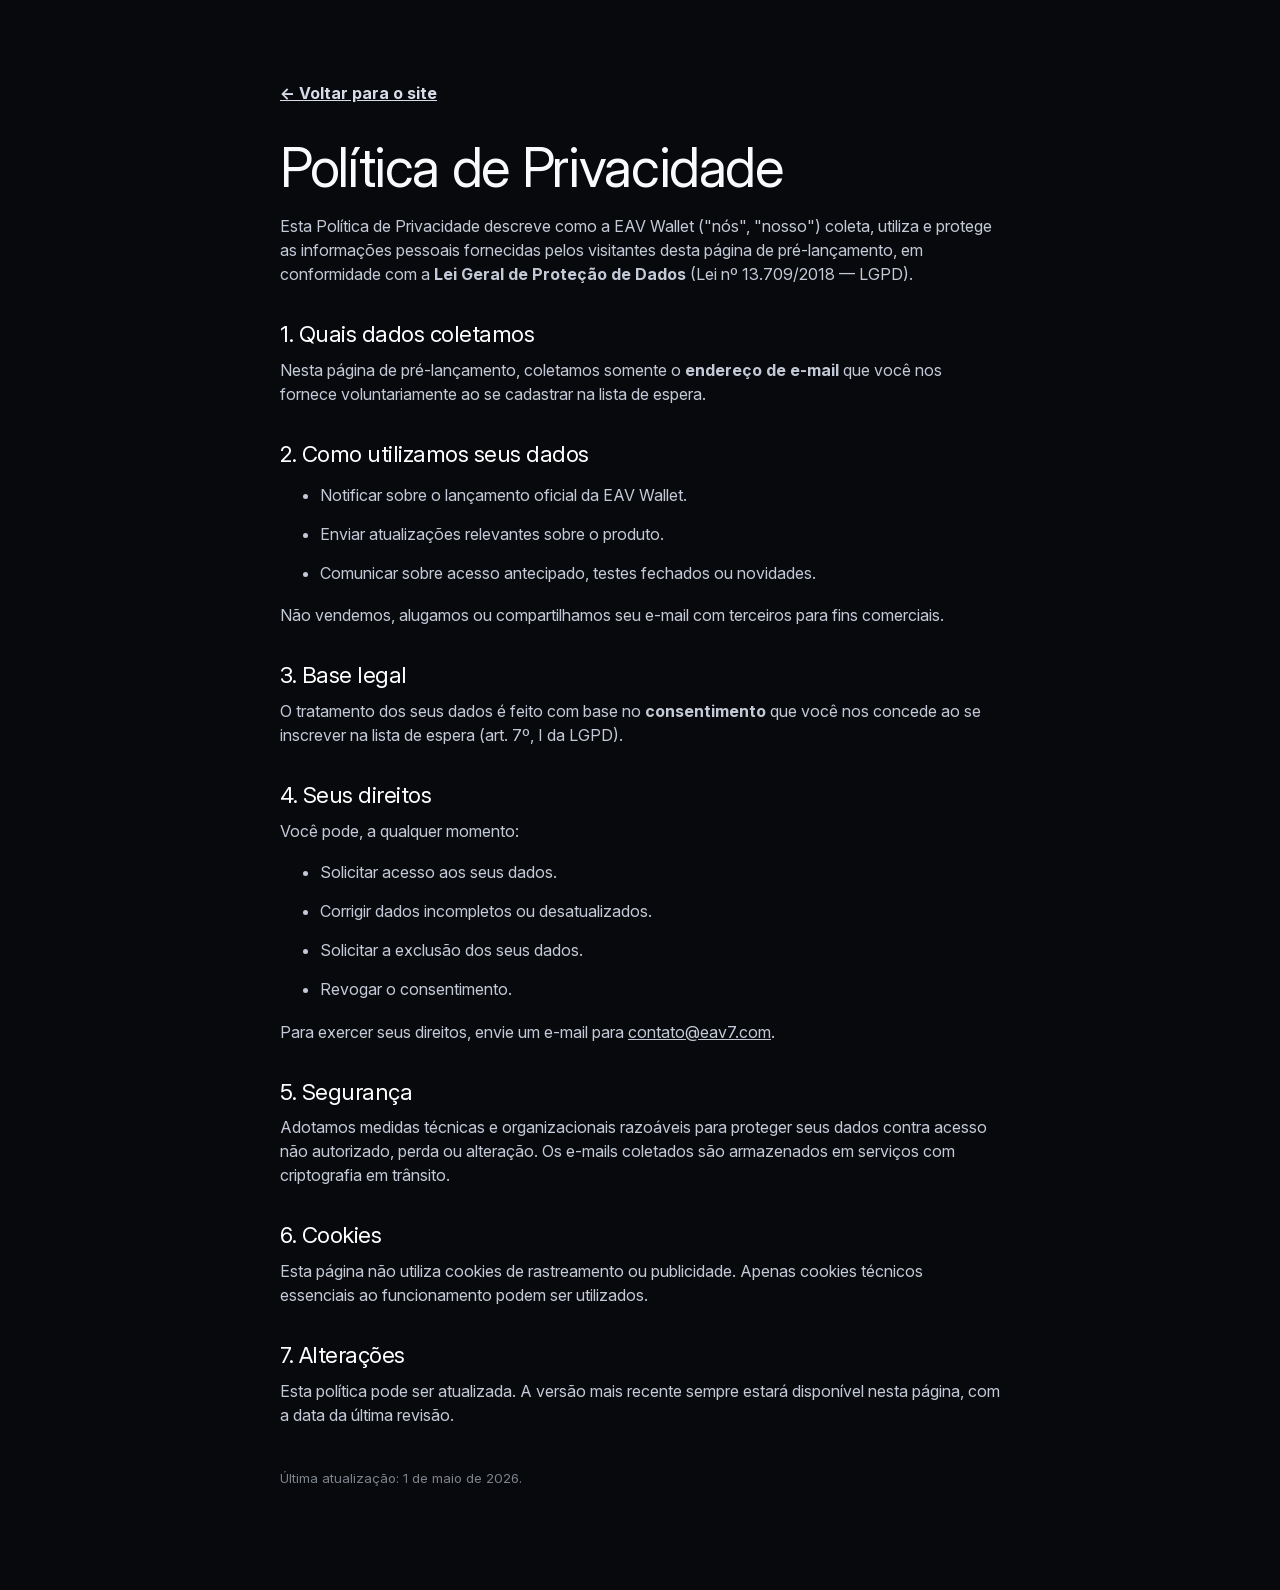
<file: privacy.html>
<!doctype html>
<html lang="pt-BR">
  <head>
    <meta charset="UTF-8" />
    <meta name="viewport" content="width=device-width, initial-scale=1.0" />
    <meta name="theme-color" content="#0a0814" />
    <title>Política de Privacidade | EAV Wallet</title>
    <meta name="description" content="Política de Privacidade da EAV Wallet — como tratamos seus dados em conformidade com a LGPD." />
    <meta name="robots" content="noindex" />
    <link rel="icon" type="image/svg+xml" href="favicon.svg" />
    <link rel="preload" as="font" type="font/woff2" href="fonts/InterVariable.woff2" crossorigin />
    <link rel="stylesheet" href="styles.css" />
    <style>
      .legal {
        max-width: 760px;
        margin: 0 auto;
        padding: 80px 20px 100px;
        color: #d7dce8;
        line-height: 1.7;
      }
      .legal h1 {
        font-size: clamp(2rem, 5vw, 3.4rem);
        margin: 0 0 18px;
        line-height: 1.05;
      }
      .legal h2 {
        margin: 36px 0 12px;
        font-size: 1.4rem;
        color: #fff;
      }
      .legal p,
      .legal li {
        margin: 12px 0;
        color: #c3c9d6;
      }
      .legal a {
        color: var(--green);
        text-decoration: underline;
      }
      .legal small {
        display: block;
        margin-top: 40px;
        color: var(--muted);
      }
      .back {
        display: inline-flex;
        align-items: center;
        gap: 8px;
        margin-bottom: 32px;
        color: var(--green);
        font-weight: 700;
      }
    </style>
  </head>
  <body>
    <main class="legal">
      <a class="back" href="index.html">← Voltar para o site</a>
      <h1>Política de Privacidade</h1>
      <p>
        Esta Política de Privacidade descreve como a EAV Wallet ("nós", "nosso") coleta,
        utiliza e protege as informações pessoais fornecidas pelos visitantes desta página
        de pré-lançamento, em conformidade com a <strong>Lei Geral de Proteção de Dados</strong>
        (Lei nº 13.709/2018 — LGPD).
      </p>

      <h2>1. Quais dados coletamos</h2>
      <p>
        Nesta página de pré-lançamento, coletamos somente o <strong>endereço de e-mail</strong>
        que você nos fornece voluntariamente ao se cadastrar na lista de espera.
      </p>

      <h2>2. Como utilizamos seus dados</h2>
      <ul>
        <li>Notificar sobre o lançamento oficial da EAV Wallet.</li>
        <li>Enviar atualizações relevantes sobre o produto.</li>
        <li>Comunicar sobre acesso antecipado, testes fechados ou novidades.</li>
      </ul>
      <p>
        Não vendemos, alugamos ou compartilhamos seu e-mail com terceiros para fins comerciais.
      </p>

      <h2>3. Base legal</h2>
      <p>
        O tratamento dos seus dados é feito com base no <strong>consentimento</strong> que você
        nos concede ao se inscrever na lista de espera (art. 7º, I da LGPD).
      </p>

      <h2>4. Seus direitos</h2>
      <p>Você pode, a qualquer momento:</p>
      <ul>
        <li>Solicitar acesso aos seus dados.</li>
        <li>Corrigir dados incompletos ou desatualizados.</li>
        <li>Solicitar a exclusão dos seus dados.</li>
        <li>Revogar o consentimento.</li>
      </ul>
      <p>
        Para exercer seus direitos, envie um e-mail para
        <a href="mailto:contato@eav7.com">contato@eav7.com</a>.
      </p>

      <h2>5. Segurança</h2>
      <p>
        Adotamos medidas técnicas e organizacionais razoáveis para proteger seus dados contra
        acesso não autorizado, perda ou alteração. Os e-mails coletados são armazenados em
        serviços com criptografia em trânsito.
      </p>

      <h2>6. Cookies</h2>
      <p>
        Esta página não utiliza cookies de rastreamento ou publicidade. Apenas cookies técnicos
        essenciais ao funcionamento podem ser utilizados.
      </p>

      <h2>7. Alterações</h2>
      <p>
        Esta política pode ser atualizada. A versão mais recente sempre estará disponível nesta
        página, com a data da última revisão.
      </p>

      <small>Última atualização: 1 de maio de 2026.</small>
    </main>
  </body>
</html>
</file>
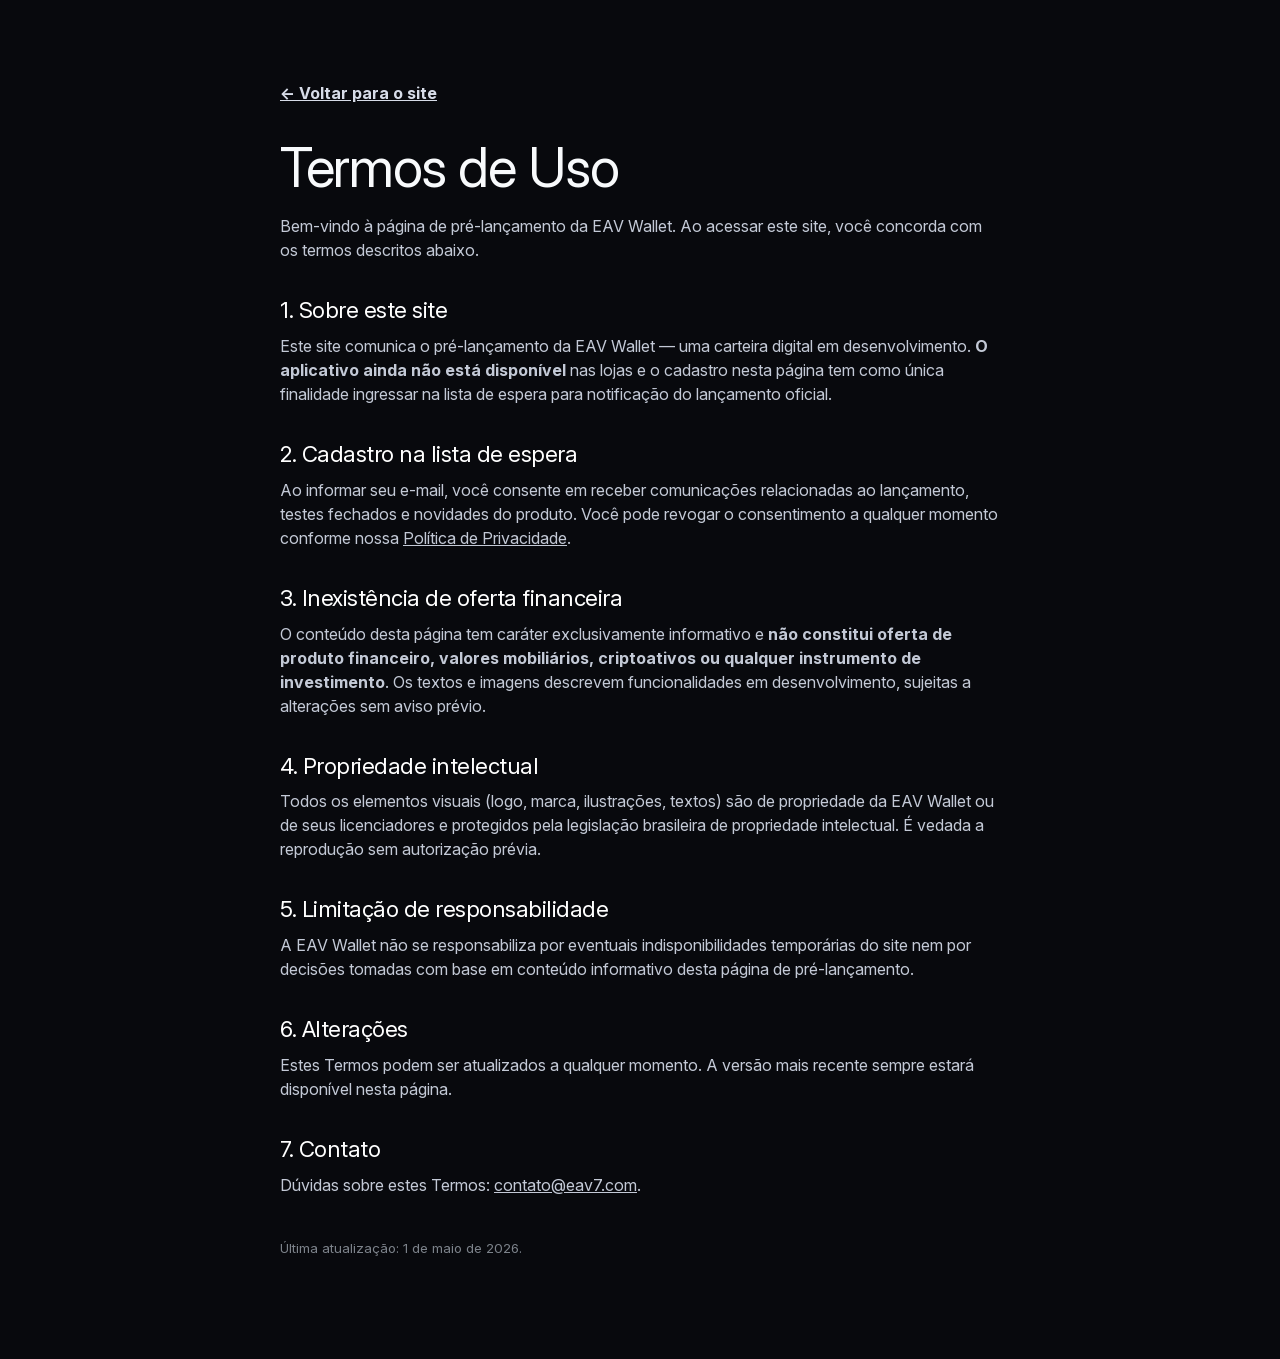
<file: terms.html>
<!doctype html>
<html lang="pt-BR">
  <head>
    <meta charset="UTF-8" />
    <meta name="viewport" content="width=device-width, initial-scale=1.0" />
    <meta name="theme-color" content="#0a0814" />
    <title>Termos de Uso | EAV Wallet</title>
    <meta name="description" content="Termos de Uso da página de pré-lançamento da EAV Wallet." />
    <meta name="robots" content="noindex" />
    <link rel="icon" type="image/svg+xml" href="favicon.svg" />
    <link rel="preload" as="font" type="font/woff2" href="fonts/InterVariable.woff2" crossorigin />
    <link rel="stylesheet" href="styles.css" />
    <style>
      .legal {
        max-width: 760px;
        margin: 0 auto;
        padding: 80px 20px 100px;
        color: #d7dce8;
        line-height: 1.7;
      }
      .legal h1 {
        font-size: clamp(2rem, 5vw, 3.4rem);
        margin: 0 0 18px;
        line-height: 1.05;
      }
      .legal h2 {
        margin: 36px 0 12px;
        font-size: 1.4rem;
        color: #fff;
      }
      .legal p,
      .legal li {
        margin: 12px 0;
        color: #c3c9d6;
      }
      .legal a {
        color: var(--green);
        text-decoration: underline;
      }
      .legal small {
        display: block;
        margin-top: 40px;
        color: var(--muted);
      }
      .back {
        display: inline-flex;
        align-items: center;
        gap: 8px;
        margin-bottom: 32px;
        color: var(--green);
        font-weight: 700;
      }
    </style>
  </head>
  <body>
    <main class="legal">
      <a class="back" href="index.html">← Voltar para o site</a>
      <h1>Termos de Uso</h1>
      <p>
        Bem-vindo à página de pré-lançamento da EAV Wallet. Ao acessar este site, você concorda
        com os termos descritos abaixo.
      </p>

      <h2>1. Sobre este site</h2>
      <p>
        Este site comunica o pré-lançamento da EAV Wallet — uma carteira digital em
        desenvolvimento. <strong>O aplicativo ainda não está disponível</strong> nas lojas e o
        cadastro nesta página tem como única finalidade ingressar na lista de espera para
        notificação do lançamento oficial.
      </p>

      <h2>2. Cadastro na lista de espera</h2>
      <p>
        Ao informar seu e-mail, você consente em receber comunicações relacionadas ao lançamento,
        testes fechados e novidades do produto. Você pode revogar o consentimento a qualquer
        momento conforme nossa
        <a href="privacy.html">Política de Privacidade</a>.
      </p>

      <h2>3. Inexistência de oferta financeira</h2>
      <p>
        O conteúdo desta página tem caráter exclusivamente informativo e
        <strong>não constitui oferta de produto financeiro, valores mobiliários, criptoativos
        ou qualquer instrumento de investimento</strong>. Os textos e imagens descrevem
        funcionalidades em desenvolvimento, sujeitas a alterações sem aviso prévio.
      </p>

      <h2>4. Propriedade intelectual</h2>
      <p>
        Todos os elementos visuais (logo, marca, ilustrações, textos) são de propriedade da
        EAV Wallet ou de seus licenciadores e protegidos pela legislação brasileira de propriedade
        intelectual. É vedada a reprodução sem autorização prévia.
      </p>

      <h2>5. Limitação de responsabilidade</h2>
      <p>
        A EAV Wallet não se responsabiliza por eventuais indisponibilidades temporárias do site
        nem por decisões tomadas com base em conteúdo informativo desta página de pré-lançamento.
      </p>

      <h2>6. Alterações</h2>
      <p>
        Estes Termos podem ser atualizados a qualquer momento. A versão mais recente sempre
        estará disponível nesta página.
      </p>

      <h2>7. Contato</h2>
      <p>
        Dúvidas sobre estes Termos: <a href="mailto:contato@eav7.com">contato@eav7.com</a>.
      </p>

      <small>Última atualização: 1 de maio de 2026.</small>
    </main>
  </body>
</html>
</file>
<file: styles.css>
/* ============================================================
   EAV WALLET — Coinbase-inspired design system, EAV palette
   - 4px spacing base, 96px section bands
   - Pill CTAs (radius 100px), 24px card radius, full-circle icons
   - Display weight 400 with negative letter-spacing
   - Dark canvas (#08090d) with EAV green (#00f08a) as single accent
   - Layered product-UI mockups, hairline dividers, soft elevation
   ============================================================ */

@font-face {
  font-family: "Inter";
  font-style: normal;
  font-weight: 100 900;
  font-display: swap;
  src: url("fonts/InterVariable.woff2") format("woff2-variations"),
       url("fonts/InterVariable.woff2") format("woff2");
}

:root {
  /* === Canvas & surfaces (EAV dark) === */
  --canvas: #08090d;
  --surface-soft: #0c0e14;
  --surface-strong: #15171f;
  --surface-elev: #1f222d;
  --surface-overlay: rgba(255, 255, 255, 0.04);

  /* === Hairlines === */
  --hairline: rgba(255, 255, 255, 0.08);
  --hairline-soft: rgba(255, 255, 255, 0.04);
  --hairline-strong: rgba(255, 255, 255, 0.14);

  /* === Text === */
  --ink: #f8fafc;
  --ink-soft: #d6dae3;
  --body: #a7adbb;
  --muted: #7c828a;
  --muted-soft: #5b616e;
  --on-accent: #042818;

  /* === Accent (EAV green replaces Coinbase blue) === */
  --accent: #00f08a;
  --accent-active: #0cc978;
  --accent-soft: rgba(0, 240, 138, 0.12);
  --accent-glow: rgba(0, 240, 138, 0.28);

  /* === Semantic === */
  --semantic-up: #00f08a;
  --semantic-down: #ff5a67;

  /* === Brand secondaries (illustrative only — never as button fills) === */
  --violet: #6f5cff;
  --blue: #4f7cff;
  --yellow: #f8c52e;

  /* === Spacing (4px base) === */
  --space-xxs: 4px;
  --space-xs: 8px;
  --space-sm: 12px;
  --space-base: 16px;
  --space-md: 20px;
  --space-lg: 24px;
  --space-xl: 32px;
  --space-xxl: 48px;
  --space-3xl: 64px;
  --space-section: 96px;

  /* === Radius === */
  --radius-xs: 4px;
  --radius-sm: 8px;
  --radius-md: 12px;
  --radius-lg: 16px;
  --radius-xl: 24px;
  --radius-pill: 100px;
  --radius-full: 9999px;

  /* === Type === */
  --font-sans: "Inter", -apple-system, system-ui, "Segoe UI", Roboto, Helvetica, Arial, sans-serif;
  --font-mono: "JetBrains Mono", "SF Mono", Menlo, Consolas, monospace;

  /* === Elevation (Coinbase: one soft tier only) === */
  --shadow-soft: 0 4px 12px rgba(0, 0, 0, 0.32);
  --shadow-card: 0 18px 48px rgba(0, 0, 0, 0.42);
  --shadow-mockup: 0 32px 80px rgba(0, 0, 0, 0.5);

  /* === Motion === */
  --ease-out: cubic-bezier(0.32, 0.72, 0, 1);
  --ease-in-out: cubic-bezier(0.65, 0, 0.35, 1);
  --duration-fast: 160ms;
  --duration-base: 280ms;
  --duration-slow: 520ms;

  /* === Layout === */
  --shell-max: 1200px;
  --shell-pad: clamp(20px, 4vw, 32px);
  --header-height: 64px;
}

/* ============================================================
   RESET
   ============================================================ */
*, *::before, *::after { box-sizing: border-box; }
html { scroll-behavior: smooth; overflow-x: hidden; -webkit-text-size-adjust: 100%; }

body {
  margin: 0;
  font-family: var(--font-sans);
  font-size: 16px;
  line-height: 1.5;
  font-weight: 400;
  background: var(--canvas);
  color: var(--ink);
  letter-spacing: 0;
  overflow-x: hidden;
  -webkit-font-smoothing: antialiased;
  -moz-osx-font-smoothing: grayscale;
  text-rendering: optimizeLegibility;
}

a { color: inherit; text-decoration: none; }
img, svg { display: block; max-width: 100%; }
button { font-family: inherit; cursor: pointer; }

a:focus-visible,
button:focus-visible,
input:focus-visible,
[role="button"]:focus-visible {
  outline: 2px solid var(--accent);
  outline-offset: 3px;
  border-radius: var(--radius-sm);
}

::selection { background: var(--accent); color: var(--on-accent); }

/* ============================================================
   LAYOUT PRIMITIVES
   ============================================================ */
.shell {
  width: 100%;
  max-width: var(--shell-max);
  padding-inline: var(--shell-pad);
  margin-inline: auto;
}

main, header, footer, section { width: 100%; max-width: 100%; }

.section-band {
  padding-block: var(--space-section);
}

section:not(.hero):not(.section-band) {
  padding-block: var(--space-section);
}

/* ============================================================
   ACCESSIBILITY
   ============================================================ */
.skip-link {
  position: absolute;
  top: -100px;
  left: 12px;
  z-index: 200;
  padding: 12px 18px;
  border-radius: var(--radius-pill);
  background: var(--accent);
  color: var(--on-accent);
  font-weight: 600;
  font-size: 14px;
  text-decoration: none;
  transition: top var(--duration-fast) var(--ease-out);
}
.skip-link:focus-visible { top: 12px; outline: 2px solid #fff; outline-offset: 2px; }

/* ============================================================
   TYPOGRAPHY (Coinbase scale)
   - Display weight stays at 400 (institutional calm)
   ============================================================ */
h1, h2, h3, h4 {
  margin: 0;
  font-weight: 400;
  color: var(--ink);
  letter-spacing: -0.02em;
  line-height: 1.05;
}

h1 {
  font-size: clamp(40px, 6.4vw, 80px);
  letter-spacing: -0.025em;
  line-height: 1.0;
}
h2 {
  font-size: clamp(32px, 4.4vw, 52px);
  letter-spacing: -0.022em;
  line-height: 1.06;
}
h3 {
  font-size: clamp(20px, 1.6vw, 24px);
  font-weight: 600;
  letter-spacing: -0.01em;
  line-height: 1.25;
}

p { margin: 0; color: var(--body); line-height: 1.5; }

.eyebrow {
  display: inline-flex;
  align-items: center;
  gap: var(--space-xs);
  padding: 6px 12px;
  border-radius: var(--radius-pill);
  background: var(--accent-soft);
  color: var(--accent);
  font-size: 12px;
  font-weight: 600;
  text-transform: uppercase;
  letter-spacing: 0.08em;
  line-height: 1;
}
.eyebrow.muted {
  background: var(--surface-overlay);
  color: var(--ink-soft);
}
.eyebrow i { width: 14px; height: 14px; }

.section-heading {
  max-width: 760px;
  margin-bottom: var(--space-3xl);
  display: flex;
  flex-direction: column;
  gap: var(--space-base);
  align-items: flex-start;
}
.section-heading.centered {
  margin-inline: auto;
  align-items: center;
  text-align: center;
}
.section-heading p {
  font-size: 18px;
  color: var(--body);
  max-width: 620px;
}

/* ============================================================
   BUTTONS (pill universal)
   ============================================================ */
.button {
  --btn-h: 48px;
  --btn-px: 24px;
  display: inline-flex;
  align-items: center;
  justify-content: center;
  gap: var(--space-xs);
  height: var(--btn-h);
  padding: 0 var(--btn-px);
  border: 1px solid transparent;
  border-radius: var(--radius-pill);
  background: transparent;
  color: var(--ink);
  font-size: 15px;
  font-weight: 600;
  letter-spacing: -0.005em;
  line-height: 1;
  white-space: nowrap;
  cursor: pointer;
  text-decoration: none;
  transition:
    background var(--duration-fast) var(--ease-out),
    color var(--duration-fast) var(--ease-out),
    border-color var(--duration-fast) var(--ease-out),
    transform var(--duration-fast) var(--ease-out);
  will-change: transform;
}
.button i { width: 16px; height: 16px; flex-shrink: 0; }

.button.primary {
  background: var(--accent);
  color: var(--on-accent);
}
.button.primary:hover { background: var(--accent-active); transform: translateY(-1px); }
.button.primary:active { transform: translateY(0); }

.button.secondary {
  background: var(--surface-strong);
  color: var(--ink);
  border-color: var(--hairline);
}
.button.secondary:hover {
  background: var(--surface-elev);
  border-color: var(--hairline-strong);
}

.button.outline {
  background: transparent;
  color: var(--ink);
  border-color: var(--hairline-strong);
}
.button.outline:hover { background: var(--surface-overlay); }

.button.large {
  --btn-h: 56px;
  --btn-px: 32px;
  font-size: 16px;
}

.button.ghost {
  background: transparent;
  color: var(--accent);
  padding: 0;
  height: auto;
}
.button.ghost:hover { color: var(--accent-active); }

/* ============================================================
   HEADER — premium crypto-site treatment
   ============================================================ */
.site-header {
  position: sticky;
  top: 0;
  z-index: 50;
  background: rgba(7, 8, 12, 0.86);
  -webkit-backdrop-filter: saturate(180%) blur(24px);
  backdrop-filter: saturate(180%) blur(24px);
  border-bottom: 1px solid var(--hairline-soft);
  transition: border-color var(--duration-base) var(--ease-out),
              background var(--duration-base) var(--ease-out);
}
.site-header::after {
  content: "";
  position: absolute;
  left: 0;
  right: 0;
  bottom: -1px;
  height: 1px;
  background: linear-gradient(90deg, transparent, rgba(0, 240, 138, 0.32), transparent);
  opacity: 0;
  transition: opacity var(--duration-base) var(--ease-out);
  pointer-events: none;
}
.site-header.is-scrolled {
  border-bottom-color: var(--hairline);
  background: rgba(6, 7, 11, 0.94);
}
.site-header.is-scrolled::after { opacity: 1; }

/* === Live ticker strip === */
.ticker-strip {
  position: relative;
  height: 32px;
  overflow: hidden;
  border-bottom: 1px solid var(--hairline-soft);
  background: linear-gradient(180deg, rgba(0, 240, 138, 0.04), transparent 80%);
  -webkit-mask-image: linear-gradient(90deg, transparent, #000 8%, #000 92%, transparent);
  mask-image: linear-gradient(90deg, transparent, #000 8%, #000 92%, transparent);
}
.ticker-track {
  display: inline-flex;
  align-items: center;
  gap: 36px;
  padding: 0 18px;
  height: 100%;
  white-space: nowrap;
  animation: tickerScroll 50s linear infinite;
  will-change: transform;
}
.ticker-strip:hover .ticker-track { animation-play-state: paused; }
@keyframes tickerScroll {
  from { transform: translate3d(0, 0, 0); }
  to { transform: translate3d(-50%, 0, 0); }
}
.ticker-item {
  display: inline-flex;
  align-items: center;
  gap: 8px;
  font-size: 12px;
  color: var(--ink-soft);
  font-weight: 500;
  flex-shrink: 0;
}
.ticker-item img,
.ticker-item svg,
.ticker-item i {
  width: 14px;
  height: 14px;
  flex-shrink: 0;
}
.ticker-item img { border-radius: 50%; }
.ticker-item span {
  font-weight: 700;
  letter-spacing: 0.04em;
  color: var(--ink);
}
.ticker-item strong {
  font-family: var(--font-mono);
  font-weight: 500;
  color: var(--ink-soft);
  letter-spacing: -0.01em;
}
.ticker-item em.up { font-style: normal; color: var(--semantic-up); font-weight: 600; font-size: 11px; }
.ticker-item em.down { font-style: normal; color: var(--semantic-down); font-weight: 600; font-size: 11px; }
.ticker-item em.pulse {
  width: 8px; height: 8px;
  background: var(--token-lavender);
  border-radius: 50%;
  box-shadow: 0 0 8px var(--token-lavender);
  animation: pulseDot 1.6s ease-out infinite;
  font-style: normal;
}
.ticker-token strong { color: var(--token-pink); }

@media (prefers-reduced-motion: reduce) {
  .ticker-track { animation: none; }
}

/* === Main nav === */
.nav {
  min-height: var(--header-height);
  display: flex;
  align-items: center;
  justify-content: space-between;
  gap: var(--space-lg);
}

.brand {
  display: inline-flex;
  align-items: center;
  flex-shrink: 0;
  transition: opacity var(--duration-fast) var(--ease-out);
}
.brand:hover { opacity: 0.85; }
.brand img { height: 28px; width: auto; }

.nav-links {
  display: flex;
  align-items: center;
  gap: 2px;
  color: var(--ink-soft);
  font-size: 14px;
  font-weight: 500;
}
.nav-links > a,
.nav-trigger {
  display: inline-flex;
  align-items: center;
  gap: 6px;
  height: 40px;
  padding: 0 12px;
  border: 0;
  background: transparent;
  color: var(--ink-soft);
  font: inherit;
  font-weight: 500;
  border-radius: var(--radius-md);
  cursor: pointer;
  transition: background var(--duration-fast) var(--ease-out),
              color var(--duration-fast) var(--ease-out);
  position: relative;
}
.nav-links > a:hover,
.nav-trigger:hover { background: var(--surface-overlay); color: var(--ink); }
.nav-trigger i { width: 14px; height: 14px; transition: transform var(--duration-base) var(--ease-out); }
.nav-group.is-open .nav-trigger i { transform: rotate(180deg); }
.nav-group.is-open .nav-trigger,
.nav-group:hover .nav-trigger { background: var(--surface-overlay); color: var(--ink); }

.nav-link-token {
  position: relative;
  color: var(--token-pink) !important;
}
.nav-link-token::before {
  content: "";
  position: absolute;
  top: 8px;
  right: 6px;
  width: 6px;
  height: 6px;
  background: var(--token-lavender);
  border-radius: 50%;
  box-shadow: 0 0 6px var(--token-lavender);
  animation: pulseDot 2s ease-out infinite;
}

.nav-group { position: relative; }

/* === Standard dropdown === */
.nav-dropdown {
  position: absolute;
  top: calc(100% + 14px);
  left: 0;
  min-width: 320px;
  padding: 12px;
  display: grid;
  gap: 4px;
  background: linear-gradient(180deg, #14161e 0%, #0e1015 100%);
  border: 1px solid var(--hairline);
  border-radius: var(--radius-lg);
  box-shadow:
    0 0 0 1px rgba(255, 255, 255, 0.02) inset,
    0 24px 60px rgba(0, 0, 0, 0.6),
    0 0 40px rgba(0, 240, 138, 0.04);
  opacity: 0;
  visibility: hidden;
  transform: translateY(-8px);
  transition: opacity 220ms var(--ease-out),
              transform 220ms var(--ease-out),
              visibility 0s linear 220ms;
  z-index: 60;
}
.nav-group.is-open .nav-dropdown,
.nav-group:hover .nav-dropdown {
  opacity: 1;
  visibility: visible;
  transform: translateY(0);
  transition-delay: 0s;
}
/* invisible bridge so the dropdown stays open between trigger and dropdown */
.nav-group::after {
  content: "";
  position: absolute;
  top: 100%;
  left: 0;
  right: 0;
  height: 14px;
}

.nav-dropdown a {
  display: flex;
  align-items: flex-start;
  gap: 12px;
  padding: 12px 14px;
  border-radius: var(--radius-md);
  color: var(--ink);
  text-decoration: none;
  transition: background var(--duration-fast) var(--ease-out);
}
.nav-dropdown a:hover { background: var(--surface-overlay); }
.nav-dropdown a i {
  width: 20px; height: 20px;
  margin-top: 2px;
  color: var(--accent);
  flex-shrink: 0;
}
.nav-dropdown a span { display: flex; flex-direction: column; gap: 2px; }
.nav-dropdown a strong { color: var(--ink); font-size: 14px; font-weight: 600; }
.nav-dropdown a small { color: var(--muted); font-size: 13px; line-height: 1.4; }

/* === Mega menu === */
.nav-dropdown-mega {
  display: grid;
  grid-template-columns: 1fr 240px;
  gap: 12px;
  padding: 14px;
  min-width: 720px;
  left: 50%;
  transform: translate(-50%, -8px);
}
.nav-group.is-open .nav-dropdown-mega,
.nav-group:hover .nav-dropdown-mega {
  transform: translate(-50%, 0);
}
.nav-mega-cols {
  display: grid;
  grid-template-columns: 1fr 1fr;
  gap: 4px;
  padding: 6px;
}
.nav-mega-col {
  display: flex;
  flex-direction: column;
  gap: 2px;
}
.nav-mega-label {
  font-size: 10px;
  font-weight: 700;
  text-transform: uppercase;
  letter-spacing: 0.14em;
  color: var(--muted);
  padding: 8px 12px 6px;
}
.nav-mega-col a {
  display: flex;
  align-items: center;
  gap: 12px;
  padding: 10px 12px;
  border-radius: var(--radius-md);
  color: var(--ink);
  transition: background var(--duration-fast) var(--ease-out);
}
.nav-mega-col a:hover { background: var(--surface-overlay); }
.nav-mega-icon {
  display: inline-flex;
  align-items: center;
  justify-content: center;
  width: 36px;
  height: 36px;
  background: var(--surface-overlay);
  border: 1px solid var(--hairline);
  border-radius: var(--radius-md);
  color: var(--accent);
  transition: background var(--duration-fast) var(--ease-out),
              border-color var(--duration-fast) var(--ease-out);
}
.nav-mega-col a:hover .nav-mega-icon {
  background: var(--accent-soft);
  border-color: rgba(0, 240, 138, 0.32);
}
.nav-mega-icon i, .nav-mega-icon svg { width: 18px; height: 18px; }
.nav-mega-text { display: flex !important; flex-direction: column; gap: 2px; }
.nav-mega-text strong { font-size: 14px; font-weight: 600; color: var(--ink); }
.nav-mega-text small { font-size: 12px; color: var(--muted); line-height: 1.4; }

/* Featured card on right of mega menu */
.nav-mega-feature {
  position: relative;
  display: flex !important;
  flex-direction: column;
  align-items: flex-start !important;
  gap: 8px !important;
  padding: 18px !important;
  background:
    radial-gradient(circle at 70% 0%, rgba(167, 139, 250, 0.18), transparent 60%),
    linear-gradient(165deg, #1a1525 0%, #0e1015 100%);
  border: 1px solid rgba(167, 139, 250, 0.24);
  border-radius: var(--radius-lg);
  overflow: hidden;
  isolation: isolate;
}
.nav-mega-feature-glow {
  position: absolute;
  top: -20%;
  right: -20%;
  width: 80%;
  aspect-ratio: 1;
  background: radial-gradient(circle, var(--token-glow), transparent 65%);
  filter: blur(30px);
  pointer-events: none;
  z-index: 0;
}
.nav-mega-feature-tag {
  position: relative;
  z-index: 1;
  align-self: flex-start;
  display: inline-block;
  padding: 4px 10px;
  background: rgba(167, 139, 250, 0.16);
  border: 1px solid rgba(167, 139, 250, 0.32);
  color: var(--token-pink);
  font-size: 9px;
  font-weight: 700;
  letter-spacing: 0.16em;
  border-radius: var(--radius-pill);
}
.nav-mega-feature img {
  position: relative;
  z-index: 1;
  width: 60px !important;
  height: 60px !important;
  margin-top: 4px !important;
  filter: drop-shadow(0 8px 24px var(--token-glow));
  animation: coinFloat3D 5s var(--ease-in-out) infinite;
}
.nav-mega-feature strong {
  position: relative;
  z-index: 1;
  font-size: 18px !important;
  font-weight: 600;
  color: var(--ink);
  letter-spacing: -0.01em;
}
.nav-mega-feature small {
  position: relative;
  z-index: 1;
  font-size: 12px;
  color: var(--ink-soft);
  line-height: 1.4;
}
.nav-mega-feature-cta {
  position: relative;
  z-index: 1;
  display: inline-flex;
  align-items: center;
  gap: 4px;
  margin-top: 2px;
  padding: 5px 10px;
  background: var(--token-lavender);
  color: #1a0a2e;
  font-size: 11px;
  font-weight: 700;
  letter-spacing: 0.02em;
  border-radius: var(--radius-pill);
  line-height: 1;
  transition: background var(--duration-fast) var(--ease-out), transform var(--duration-fast) var(--ease-out);
}
.nav-mega-feature-cta i, .nav-mega-feature-cta svg { width: 11px; height: 11px; }
.nav-mega-feature:hover .nav-mega-feature-cta {
  background: var(--token-pink);
  transform: translateY(-1px);
}

.nav-actions {
  display: flex;
  align-items: center;
  gap: 8px;
  flex-shrink: 0;
}

.lang-switch {
  display: inline-flex;
  align-items: center;
  gap: 0;
  padding: 3px;
  border-radius: var(--radius-pill);
  border: 1px solid var(--hairline);
  background: var(--surface-overlay);
}
.lang-switch button {
  min-width: 36px;
  height: 28px;
  padding: 0 10px;
  border: 0;
  border-radius: var(--radius-pill);
  background: transparent;
  color: var(--muted);
  font: inherit;
  font-size: 12px;
  font-weight: 600;
  letter-spacing: 0.04em;
  cursor: pointer;
  transition: background var(--duration-fast) var(--ease-out), color var(--duration-fast) var(--ease-out);
}
.lang-switch button:hover { color: var(--ink); }
.lang-switch button.is-active { background: var(--accent); color: var(--on-accent); }

.nav-login {
  display: inline-flex;
  align-items: center;
  height: 40px;
  padding: 0 14px;
  border-radius: var(--radius-md);
  color: var(--ink-soft);
  font-size: 14px;
  font-weight: 500;
  transition: background var(--duration-fast) var(--ease-out), color var(--duration-fast) var(--ease-out);
}
.nav-login:hover { background: var(--surface-overlay); color: var(--ink); }

.nav-cta {
  display: inline-flex;
  align-items: center;
  gap: 6px;
  height: 40px;
  padding: 0 18px;
  border-radius: var(--radius-pill);
  background: var(--accent);
  color: var(--on-accent);
  font-size: 14px;
  font-weight: 600;
  transition: background var(--duration-fast) var(--ease-out), transform var(--duration-fast) var(--ease-out);
}
.nav-cta i { width: 14px; height: 14px; }
.nav-cta:hover { background: var(--accent-active); transform: translateY(-1px); }

.mobile-menu-button {
  display: none;
  width: 40px;
  height: 40px;
  align-items: center;
  justify-content: center;
  border: 1px solid var(--hairline);
  border-radius: var(--radius-md);
  background: var(--surface-overlay);
  color: var(--ink);
}
.mobile-menu-button i { width: 20px; height: 20px; }

/* === Mobile menu panel === */
.mobile-backdrop {
  position: fixed;
  inset: 0;
  background: rgba(0, 0, 0, 0.6);
  opacity: 0;
  visibility: hidden;
  transition: opacity var(--duration-base) var(--ease-out), visibility 0s linear var(--duration-base);
  z-index: 60;
  -webkit-backdrop-filter: blur(4px);
  backdrop-filter: blur(4px);
}
.mobile-backdrop.is-open { opacity: 1; visibility: visible; transition-delay: 0s; }

/* === Mobile menu (rock-solid, no nested flex chains) === */
.mobile-panel {
  position: fixed;
  top: 0;
  right: 0;
  bottom: 0;
  width: min(340px, 88vw);
  background: #15171f;
  border-left: 1px solid rgba(255, 255, 255, 0.08);
  padding: 22px 16px;
  overflow-y: auto;
  transform: translateX(100%);
  transition: transform 280ms cubic-bezier(0.32, 0.72, 0, 1);
  z-index: 100;
  box-shadow: -24px 0 60px rgba(0, 0, 0, 0.5);
}
.mobile-panel.is-open { transform: translateX(0); }

.mobile-section {
  display: block;
  margin-bottom: 18px;
}
.mobile-label {
  display: block;
  padding: 0 12px 8px;
  font-size: 11px;
  font-weight: 700;
  text-transform: uppercase;
  letter-spacing: 0.12em;
  color: #7c828a;
}
.mobile-section a,
.mobile-cta {
  display: flex;
  align-items: center;
  gap: 14px;
  padding: 12px;
  margin-bottom: 4px;
  border-radius: 12px;
  color: #f8fafc;
  text-decoration: none;
  background: rgba(255, 255, 255, 0.025);
  min-height: 56px;
}
.mobile-section a:hover,
.mobile-section a:active {
  background: rgba(255, 255, 255, 0.06);
}
.mobile-section a i,
.mobile-section a svg,
.mobile-cta i,
.mobile-cta svg {
  display: inline-block;
  flex-shrink: 0;
  width: 22px;
  height: 22px;
  color: #00f08a;
  stroke: #00f08a;
}
.mobile-section a > span {
  display: block;
  flex: 1;
  min-width: 0;
}
.mobile-section a strong {
  display: block;
  font-size: 15px;
  font-weight: 600;
  color: #f8fafc;
  line-height: 1.3;
}
.mobile-section a small {
  display: block;
  font-size: 12px;
  color: #a7adbb;
  line-height: 1.35;
  margin-top: 2px;
}

.mobile-cta {
  justify-content: center;
  margin: 8px 0 0;
  padding: 14px 20px;
  background: #00f08a;
  color: #042818;
  font-size: 15px;
  font-weight: 700;
  border-radius: 100px;
  min-height: 52px;
}
.mobile-cta i, .mobile-cta svg {
  color: #042818;
  stroke: #042818;
  width: 18px;
  height: 18px;
}
.mobile-cta span { color: #042818; font-weight: 700; }

.lang-switch-mobile { display: none; }

body.is-menu-open { overflow: hidden; }

/* ============================================================
   HERO BAND
   - Coinbase signature: dark hero with layered product-UI mockup stack
   ============================================================ */
.hero {
  position: relative;
  padding-block: clamp(56px, 9vw, 120px) clamp(72px, 10vw, 140px);
  background: radial-gradient(ellipse 1200px 600px at 80% 0%, rgba(0, 240, 138, 0.08), transparent 60%),
              radial-gradient(ellipse 1000px 500px at 0% 100%, rgba(111, 92, 255, 0.06), transparent 60%),
              var(--canvas);
  overflow: hidden;
}
.hero::before {
  content: "";
  position: absolute;
  inset: 0;
  background-image:
    linear-gradient(var(--hairline-soft) 1px, transparent 1px),
    linear-gradient(90deg, var(--hairline-soft) 1px, transparent 1px);
  background-size: 64px 64px;
  mask-image: radial-gradient(ellipse 800px 600px at 50% 30%, #000 0%, transparent 75%);
  -webkit-mask-image: radial-gradient(ellipse 800px 600px at 50% 30%, #000 0%, transparent 75%);
  opacity: 0.5;
  pointer-events: none;
}
.hero-grid {
  position: relative;
  display: grid;
  grid-template-columns: 1.05fr 0.95fr;
  gap: clamp(32px, 5vw, 72px);
  align-items: center;
}

.hero-copy {
  display: flex;
  flex-direction: column;
  gap: var(--space-lg);
  max-width: 640px;
}
.hero-copy h1 {
  font-size: clamp(40px, 6.6vw, 80px);
  letter-spacing: -0.028em;
  line-height: 0.98;
}
.hero-lead {
  font-size: clamp(16px, 1.4vw, 19px);
  color: var(--body);
  line-height: 1.55;
  max-width: 560px;
}
.hero-actions {
  display: flex;
  flex-wrap: wrap;
  gap: 12px;
  margin-top: var(--space-xs);
}
.hero-actions .button { --btn-h: 52px; --btn-px: 28px; font-size: 16px; }

.official-strip {
  display: flex;
  flex-wrap: wrap;
  align-items: center;
  gap: 12px 20px;
  padding-top: var(--space-xs);
  color: var(--muted);
  font-size: 13px;
  font-weight: 500;
  letter-spacing: 0.02em;
}
.official-strip span {
  display: inline-flex;
  align-items: center;
  gap: 6px;
}
.official-strip img { width: 18px; height: 18px; opacity: 0.85; }
.official-strip .logo-only img { width: 36px; height: auto; opacity: 0.95; }

.trust-row {
  display: grid;
  grid-template-columns: repeat(3, 1fr);
  gap: 16px;
  padding: 20px 0 0;
  border-top: 1px solid var(--hairline);
  margin-top: var(--space-base);
}
.trust-row > div { display: flex; flex-direction: column; gap: 4px; }
.trust-row strong { font-size: 16px; font-weight: 600; color: var(--ink); letter-spacing: -0.01em; }
.trust-row span { font-size: 13px; color: var(--muted); }

/* === Hero visual: layered phone stack (Coinbase mockup pattern) === */
.hero-visual {
  position: relative;
  aspect-ratio: 1 / 1.08;
  perspective: 1600px;
  --tilt-x: 0deg;
  --tilt-y: 0deg;
  --shift-x: 0px;
  --shift-y: 0px;
  --scroll-tilt-x: 0deg;
  --scroll-tilt-y: 0deg;
}
.phone-stack {
  position: absolute;
  inset: 0;
  transform-style: preserve-3d;
  transform: rotateX(calc(var(--tilt-x) + var(--scroll-tilt-x))) rotateY(calc(var(--tilt-y) + var(--scroll-tilt-y)));
  transition: transform var(--duration-slow) var(--ease-out);
}
.phone {
  position: absolute;
  margin: 0;
  border-radius: 36px;
  overflow: hidden;
  background: var(--surface-strong);
  border: 1px solid var(--hairline);
  box-shadow: var(--shadow-mockup);
  transition: transform var(--duration-slow) var(--ease-out);
}
.phone img { width: 100%; height: 100%; object-fit: cover; }
.phone-main {
  width: 58%;
  aspect-ratio: 709 / 1600;
  top: 4%;
  left: 50%;
  transform: translate3d(calc(-50% + var(--shift-x)), var(--shift-y), 60px);
  z-index: 3;
}
.phone-side {
  width: 42%;
  aspect-ratio: 709 / 1600;
  z-index: 2;
  filter: brightness(0.85);
}
.phone-side.top {
  top: 0;
  left: -2%;
  transform: translate3d(calc(var(--shift-x) * 0.6), calc(var(--shift-y) * 0.4 - 12px), 20px) rotate(-6deg);
}
.phone-side.bottom {
  bottom: 0;
  right: -4%;
  transform: translate3d(calc(var(--shift-x) * 0.4), calc(var(--shift-y) * 0.4 + 12px), 20px) rotate(6deg);
}

/* === Floating product cards (Coinbase: floating mockup chips) === */
.floating-card {
  position: absolute;
  background: var(--surface-strong);
  border: 1px solid var(--hairline);
  border-radius: var(--radius-lg);
  padding: 14px 18px;
  box-shadow: var(--shadow-card);
  z-index: 5;
  display: flex;
  flex-direction: column;
  gap: 4px;
  transform: translateZ(80px);
  animation: floatY 6s var(--ease-in-out) infinite;
}
.balance-card {
  top: 14%;
  left: -4%;
  min-width: 200px;
  animation-delay: -1s;
}
.balance-card span { font-size: 12px; color: var(--muted); font-weight: 500; }
.balance-card strong { font-family: var(--font-mono); font-size: 22px; font-weight: 500; color: var(--ink); letter-spacing: -0.02em; }
.balance-card small { font-size: 12px; color: var(--semantic-up); font-weight: 600; }

.pix-card {
  bottom: 16%;
  right: -2%;
  flex-direction: row;
  align-items: center;
  gap: 10px;
  padding: 12px 16px;
  animation-delay: -3s;
}
.pix-card img { width: 24px; height: 24px; }
.pix-card span { font-size: 14px; font-weight: 600; color: var(--ink); }

@keyframes floatY {
  0%, 100% { transform: translateZ(80px) translateY(0); }
  50% { transform: translateZ(80px) translateY(-8px); }
}

/* === Coin orbit (subtle background motif) === */
.coin-orbit {
  position: absolute;
  inset: 0;
  pointer-events: none;
  z-index: 1;
}
.coin {
  position: absolute;
  width: 44px;
  height: 44px;
  padding: 8px;
  background: var(--surface-strong);
  border: 1px solid var(--hairline);
  border-radius: var(--radius-full);
  box-shadow: var(--shadow-soft);
  animation: coinFloat 7s var(--ease-in-out) infinite;
}
.coin.btc { top: 52%; left: -6%; animation-delay: -1s; }
.coin.eth { top: 8%; right: 4%; animation-delay: -3s; }
.coin.sol { bottom: 4%; left: 14%; animation-delay: -5s; }
@keyframes coinFloat {
  0%, 100% { transform: translateY(0) rotate(0); }
  50% { transform: translateY(-12px) rotate(8deg); }
}

/* ============================================================
   HOW IT WORKS — 3 steps with connecting line
   ============================================================ */
.howto-section {
  position: relative;
  background: var(--canvas);
  padding-block: var(--space-section);
  overflow: hidden;
  isolation: isolate;
}
.howto-grid-bg {
  position: absolute;
  inset: 0;
  background-image:
    linear-gradient(var(--hairline-soft) 1px, transparent 1px),
    linear-gradient(90deg, var(--hairline-soft) 1px, transparent 1px);
  background-size: 80px 80px;
  mask-image: radial-gradient(ellipse 700px 540px at 50% 50%, #000 0%, transparent 75%);
  -webkit-mask-image: radial-gradient(ellipse 700px 540px at 50% 50%, #000 0%, transparent 75%);
  opacity: 0.3;
  pointer-events: none;
  z-index: 0;
}
.howto-section .shell { position: relative; z-index: 1; }

.howto-steps {
  position: relative;
  display: grid;
  grid-template-columns: repeat(3, 1fr);
  gap: var(--space-xl);
  margin-top: var(--space-xl);
}

.howto-line {
  position: absolute;
  top: 36px;
  left: 14%;
  right: 14%;
  height: 2px;
  background: var(--hairline);
  border-radius: var(--radius-pill);
  overflow: hidden;
  z-index: 0;
}
.howto-line-fill {
  position: absolute;
  inset: 0;
  background: linear-gradient(90deg, var(--accent), var(--accent-active));
  transform-origin: left center;
  transform: scaleX(0);
  transition: transform 1.4s var(--ease-out);
  box-shadow: 0 0 12px var(--accent-glow);
}
.howto-section .reveal.is-visible ~ * .howto-line-fill,
.howto-steps:has(.reveal.is-visible) .howto-line-fill {
  transform: scaleX(1);
}

.howto-step {
  position: relative;
  z-index: 1;
  display: flex;
  flex-direction: column;
  gap: 14px;
  padding: 24px;
  background: var(--surface-strong);
  border: 1px solid var(--hairline);
  border-radius: var(--radius-xl);
  transition: transform var(--duration-base) var(--ease-out),
              border-color var(--duration-base) var(--ease-out),
              background var(--duration-base) var(--ease-out);
}
.howto-step:hover {
  transform: translateY(-4px);
  border-color: rgba(0, 240, 138, 0.32);
  background: var(--surface-elev);
}

.howto-step-num {
  position: relative;
  display: inline-flex;
  align-items: center;
  justify-content: center;
  width: 72px;
  height: 72px;
  align-self: flex-start;
  background:
    radial-gradient(circle at 50% 0%, rgba(0, 240, 138, 0.16), transparent 70%),
    var(--surface-elev);
  border: 1px solid var(--hairline-strong);
  border-radius: 50%;
  color: var(--accent);
}
.howto-step-num::before {
  content: "";
  position: absolute;
  inset: -4px;
  border: 1px dashed rgba(0, 240, 138, 0.24);
  border-radius: 50%;
  opacity: 0;
  transition: opacity var(--duration-base) var(--ease-out);
}
.howto-step:hover .howto-step-num::before { opacity: 1; }
.howto-step-num span {
  position: absolute;
  top: -2px;
  right: -2px;
  display: inline-flex;
  align-items: center;
  justify-content: center;
  min-width: 24px;
  height: 24px;
  padding: 0 6px;
  background: var(--accent);
  color: var(--on-accent);
  border-radius: var(--radius-pill);
  font-family: var(--font-mono);
  font-size: 11px;
  font-weight: 700;
  letter-spacing: 0.04em;
  border: 2px solid var(--surface-strong);
}
.howto-step-num i {
  width: 28px;
  height: 28px;
}

.howto-step h3 {
  font-size: 20px;
  font-weight: 600;
  color: var(--ink);
  letter-spacing: -0.01em;
}
.howto-step p {
  font-size: 14px;
  color: var(--body);
  line-height: 1.55;
  margin: 0;
}
.howto-step-meta {
  display: inline-flex;
  align-items: center;
  gap: 6px;
  margin-top: auto;
  padding: 6px 12px;
  align-self: flex-start;
  background: var(--accent-soft);
  border: 1px solid rgba(0, 240, 138, 0.20);
  border-radius: var(--radius-pill);
  font-size: 11px;
  font-weight: 600;
  color: var(--accent);
  letter-spacing: 0.02em;
}
.howto-step-meta i { width: 12px; height: 12px; }

@media (max-width: 1100px) {
  .howto-steps { grid-template-columns: 1fr; gap: 16px; }
  .howto-line { display: none; }
}

/* ============================================================
   PROOF STRIP — large mono numbers
   ============================================================ */
.proof-section {
  padding-block: var(--space-3xl);
  border-top: 1px solid var(--hairline);
  border-bottom: 1px solid var(--hairline);
  background:
    radial-gradient(ellipse 1000px 400px at 50% 100%, rgba(0, 240, 138, 0.04), transparent 70%),
    var(--surface-soft);
  position: relative;
}
.proof-grid {
  display: grid;
  grid-template-columns: repeat(4, 1fr);
  gap: var(--space-xl);
}
.proof-item {
  display: flex;
  flex-direction: column;
  gap: 8px;
  padding: 8px 0;
  position: relative;
}
.proof-item:not(:first-child)::before {
  content: "";
  position: absolute;
  left: calc(var(--space-xl) * -0.5);
  top: 50%;
  transform: translateY(-50%);
  width: 1px;
  height: 60%;
  background: var(--hairline);
}
.proof-tag {
  font-size: 11px;
  font-weight: 700;
  text-transform: uppercase;
  letter-spacing: 0.12em;
  color: var(--accent);
}
.proof-num {
  display: inline-flex;
  align-items: baseline;
  gap: 2px;
  font-family: var(--font-mono);
  font-size: clamp(36px, 4.4vw, 56px);
  font-weight: 500;
  letter-spacing: -0.025em;
  line-height: 1;
  color: var(--ink);
  background: linear-gradient(180deg, var(--ink) 0%, var(--ink-soft) 60%, rgba(248, 250, 252, 0.3) 110%);
  -webkit-background-clip: text;
  background-clip: text;
  -webkit-text-fill-color: transparent;
}
.proof-num em {
  font-family: var(--font-sans);
  font-style: normal;
  font-size: 0.7em;
  font-weight: 400;
  color: var(--accent);
  -webkit-text-fill-color: var(--accent);
  margin-left: 2px;
}
.proof-num-text { font-size: clamp(32px, 3.6vw, 48px); }
.proof-item small {
  font-size: 13px;
  color: var(--body);
  line-height: 1.5;
  max-width: 220px;
}

@media (max-width: 720px) {
  .proof-item:not(:first-child)::before { display: none; }
}

/* ============================================================
   PRODUCT FEATURE GRID — clean uniform 4 cards
   ============================================================ */
.product-section { background: var(--canvas); }

.feature-grid {
  display: grid;
  grid-template-columns: repeat(4, 1fr);
  gap: var(--space-lg);
}
.feature-card {
  position: relative;
  display: flex;
  flex-direction: column;
  gap: var(--space-base);
  padding: var(--space-xl);
  background: var(--surface-strong);
  border: 1px solid var(--hairline);
  border-radius: var(--radius-xl);
  overflow: hidden;
  isolation: isolate;
  transition: border-color var(--duration-base) var(--ease-out),
              transform var(--duration-base) var(--ease-out),
              background var(--duration-base) var(--ease-out);
}
.feature-card::before {
  content: "";
  position: absolute;
  inset: 0;
  background: radial-gradient(circle at 50% 0%, rgba(0, 240, 138, 0.10), transparent 60%);
  opacity: 0;
  transition: opacity var(--duration-base) var(--ease-out);
  pointer-events: none;
  z-index: 0;
}
.feature-card:hover {
  border-color: rgba(0, 240, 138, 0.32);
  background: var(--surface-elev);
  transform: translateY(-4px);
}
.feature-card:hover::before { opacity: 1; }
.feature-card > * { position: relative; z-index: 1; }

.feature-icon-wrap {
  display: inline-flex;
  align-items: center;
  justify-content: center;
  width: 48px;
  height: 48px;
  padding: 12px;
  background: var(--surface-overlay);
  border: 1px solid var(--hairline);
  border-radius: var(--radius-full);
  align-self: flex-start;
  transition: background var(--duration-base) var(--ease-out),
              border-color var(--duration-base) var(--ease-out);
}
.feature-icon-wrap img { width: 100%; height: 100%; }
.feature-card:hover .feature-icon-wrap {
  background: var(--accent-soft);
  border-color: rgba(0, 240, 138, 0.32);
}
.feature-icon-stack {
  width: auto;
  padding: 6px 8px;
  border-radius: var(--radius-pill);
  flex-direction: row;
  gap: 0;
}
.feature-icon-stack img {
  width: 28px; height: 28px;
  padding: 4px;
  background: var(--surface-elev);
  border: 1px solid var(--hairline);
  border-radius: var(--radius-full);
  margin-left: -8px;
}
.feature-icon-stack img:first-child { margin-left: 0; }

.feature-card h3 {
  font-size: 18px;
  font-weight: 600;
  color: var(--ink);
  letter-spacing: -0.005em;
}
.feature-card p {
  font-size: 14px;
  color: var(--body);
  line-height: 1.55;
  margin: 0;
}

@media (max-width: 1100px) {
  .feature-grid { grid-template-columns: repeat(2, 1fr); }
}
@media (max-width: 720px) {
  .feature-grid { grid-template-columns: 1fr; }
}

/* ============================================================
   CARDS SECTION (cartões)
   ============================================================ */
.cards-section {
  background: var(--surface-soft);
  border-top: 1px solid var(--hairline);
  border-bottom: 1px solid var(--hairline);
}
.cards-grid {
  display: grid;
  grid-template-columns: 1fr 1fr;
  gap: clamp(40px, 6vw, 80px);
  align-items: center;
}
.cards-visual {
  position: relative;
  aspect-ratio: 1 / 0.95;
  display: flex;
  align-items: center;
  justify-content: center;
}
.cards-art { position: absolute; inset: 0; pointer-events: none; }
.cards-orbit {
  position: absolute;
  border-radius: var(--radius-full);
  border: 1px solid var(--hairline);
  opacity: 0.5;
}
.cards-orbit.one {
  width: 80%; aspect-ratio: 1;
  top: 10%; left: 10%;
}
.cards-orbit.two {
  width: 60%; aspect-ratio: 1;
  top: 20%; left: 20%;
  border-color: var(--hairline-strong);
}

.limit-panel {
  position: absolute;
  top: 12%;
  left: -2%;
  background: var(--surface-strong);
  border: 1px solid var(--hairline);
  border-radius: var(--radius-lg);
  padding: 14px 18px;
  box-shadow: var(--shadow-card);
  display: flex;
  flex-direction: column;
  gap: 6px;
  min-width: 180px;
  animation: floatY 6s var(--ease-in-out) infinite;
}
.limit-panel span { font-size: 12px; color: var(--muted); }
.limit-panel strong { font-family: var(--font-mono); font-size: 18px; color: var(--ink); }
.limit-panel > div {
  height: 6px;
  background: var(--surface-overlay);
  border-radius: var(--radius-pill);
  overflow: hidden;
}
.limit-panel > div i {
  display: block;
  height: 100%;
  background: linear-gradient(90deg, var(--accent), var(--accent-active));
  border-radius: var(--radius-pill);
}

.security-panel-mini {
  position: absolute;
  bottom: 10%;
  right: -2%;
  display: inline-flex;
  align-items: center;
  gap: 8px;
  padding: 10px 14px;
  background: var(--surface-strong);
  border: 1px solid var(--hairline);
  border-radius: var(--radius-pill);
  box-shadow: var(--shadow-card);
  font-size: 13px;
  font-weight: 600;
  color: var(--ink);
  animation: floatY 6s var(--ease-in-out) infinite;
  animation-delay: -3s;
}
.security-panel-mini i { width: 16px; height: 16px; color: var(--accent); }

/* === Card preview (premium card mock) === */
.card-preview {
  position: relative;
  width: min(360px, 80%);
  aspect-ratio: 1.586 / 1;
  padding: 24px;
  background:
    linear-gradient(135deg, #1a1d28 0%, #0f1118 100%);
  border: 1px solid var(--hairline);
  border-radius: var(--radius-xl);
  box-shadow: var(--shadow-mockup);
  display: flex;
  flex-direction: column;
  justify-content: space-between;
  z-index: 2;
  overflow: hidden;
  transform: rotate(-4deg);
  transition: transform var(--duration-slow) var(--ease-out);
}
.cards-visual:hover .card-preview { transform: rotate(0); }
.card-sheen {
  position: absolute;
  inset: 0;
  background: linear-gradient(115deg, transparent 30%, rgba(0, 240, 138, 0.18) 50%, transparent 70%);
  opacity: 0.6;
  pointer-events: none;
  animation: sheen 6s var(--ease-in-out) infinite;
}
@keyframes sheen {
  0%, 100% { transform: translateX(-100%); opacity: 0; }
  40%, 60% { opacity: 0.6; }
  50% { transform: translateX(100%); }
}
.card-brand-row { display: flex; justify-content: space-between; align-items: center; }
.card-brand-row img { width: 64px; height: auto; }
.card-middle { display: flex; align-items: center; gap: 12px; }
.card-chip {
  width: 36px;
  height: 26px;
  background: linear-gradient(135deg, #d4b97c, #8b7239);
  border-radius: 4px;
  position: relative;
}
.card-chip::before, .card-chip::after {
  content: "";
  position: absolute;
  background: rgba(0,0,0,0.2);
}
.card-chip::before { inset: 4px 0; height: 1px; top: 12px; }
.card-chip::after { inset: 0 14px; width: 1px; left: 17px; }
.card-middle i { width: 18px; height: 18px; color: var(--ink-soft); }
.card-number {
  font-family: var(--font-mono);
  font-size: 18px;
  letter-spacing: 0.04em;
  color: var(--ink);
}
.card-bottom { display: flex; justify-content: space-between; align-items: flex-end; }
.card-bottom span { display: flex; flex-direction: column; gap: 2px; font-size: 12px; color: var(--ink); font-weight: 600; letter-spacing: 0.02em; }
.card-bottom small { font-size: 9px; color: var(--muted); font-weight: 500; letter-spacing: 0.1em; }
.card-bottom img { width: 48px; height: auto; }

.cards-copy { display: flex; flex-direction: column; gap: var(--space-base); }
.cards-copy .eyebrow { align-self: flex-start; }
.cards-copy h2 { margin-bottom: 8px; }
.cards-copy > p { color: var(--body); font-size: 16px; max-width: 480px; }

.cards-feature-list { display: grid; gap: 4px; margin-top: var(--space-base); }
.cards-feature-list > div {
  display: flex;
  align-items: flex-start;
  gap: 14px;
  padding: 16px 0;
  border-top: 1px solid var(--hairline);
}
.cards-feature-list > div:last-child { border-bottom: 1px solid var(--hairline); }
.cards-feature-list i {
  width: 20px; height: 20px;
  color: var(--accent);
  flex-shrink: 0;
  margin-top: 2px;
}
.cards-feature-list span { display: flex; flex-direction: column; gap: 2px; }
.cards-feature-list strong { font-size: 15px; font-weight: 600; color: var(--ink); }
.cards-feature-list small { font-size: 13px; color: var(--muted); line-height: 1.5; }

/* ============================================================
   TOKEN SECTION (EAV7) — palette extracted from the EAV7 coin
   - Deep purple #6f33d8 (coin center)
   - Lavender   #a78bfa (mid accent)
   - Peach pink #ffcfc8 (coin symbol + rim text)
   ============================================================ */
:root {
  --token-pink: #ffcfc8;
  --token-pink-bright: #ffb3a8;
  --token-lavender: #a78bfa;
  --token-purple: #6f33d8;
  --token-purple-deep: #3d1a78;
  --token-glow: rgba(167, 139, 250, 0.36);
  --token-soft: rgba(167, 139, 250, 0.08);

  /* legacy aliases — keep for any previous reference */
  --gold: var(--token-lavender);
  --gold-warm: var(--token-pink);
  --gold-deep: var(--token-purple);
  --gold-glow: var(--token-glow);
  --gold-soft: var(--token-soft);
}

.token-section {
  position: relative;
  background:
    radial-gradient(ellipse 1200px 700px at 50% -10%, rgba(167, 139, 250, 0.06), transparent 60%),
    #06070b;
  overflow: hidden;
  isolation: isolate;
}
.token-aurora {
  position: absolute;
  inset: 0;
  background:
    radial-gradient(ellipse 900px 560px at 78% 18%, rgba(167, 139, 250, 0.14), transparent 62%),
    radial-gradient(ellipse 700px 500px at 12% 82%, rgba(111, 51, 216, 0.10), transparent 65%),
    radial-gradient(ellipse 500px 400px at 88% 88%, rgba(0, 240, 138, 0.05), transparent 70%);
  pointer-events: none;
  z-index: 0;
}
.token-grid-bg {
  position: absolute;
  inset: 0;
  background-image:
    linear-gradient(var(--hairline-soft) 1px, transparent 1px),
    linear-gradient(90deg, var(--hairline-soft) 1px, transparent 1px);
  background-size: 80px 80px;
  mask-image: radial-gradient(ellipse 700px 540px at 70% 50%, #000 0%, transparent 75%);
  -webkit-mask-image: radial-gradient(ellipse 700px 540px at 70% 50%, #000 0%, transparent 75%);
  opacity: 0.35;
  pointer-events: none;
  z-index: 0;
}

.token-grid {
  position: relative;
  z-index: 1;
  display: grid;
  grid-template-columns: 1fr 1.05fr;
  gap: clamp(40px, 6vw, 88px);
  align-items: center;
}
.token-copy { display: flex; flex-direction: column; gap: var(--space-base); }
.token-copy h2 { margin-bottom: 4px; }
.token-copy > p { font-size: 16px; color: var(--body); max-width: 520px; line-height: 1.6; }
.token-copy strong { color: var(--gold-warm); font-weight: 600; }

.token-title-grad {
  background: linear-gradient(95deg, var(--gold-warm) 0%, var(--gold) 38%, var(--gold-deep) 100%);
  -webkit-background-clip: text;
  background-clip: text;
  -webkit-text-fill-color: transparent;
  color: transparent;
  font-weight: 500;
}

/* === Premium official badge === */
.token-badge {
  position: relative;
  display: inline-flex;
  align-items: center;
  gap: 8px;
  align-self: flex-start;
  padding: 7px 14px 7px 12px;
  background: linear-gradient(180deg, rgba(167, 139, 250, 0.12), rgba(167, 139, 250, 0.04));
  border: 1px solid rgba(167, 139, 250, 0.32);
  border-radius: var(--radius-pill);
  color: var(--gold-warm);
  font-size: 11px;
  font-weight: 700;
  letter-spacing: 0.12em;
  text-transform: uppercase;
  line-height: 1;
  box-shadow:
    0 0 0 1px rgba(167, 139, 250, 0.06),
    0 8px 28px rgba(167, 139, 250, 0.10) inset;
}
.token-badge i { width: 13px; height: 13px; }
.token-badge-dot {
  width: 6px; height: 6px;
  background: var(--gold-warm);
  border-radius: 50%;
  box-shadow: 0 0 12px var(--gold-warm);
  animation: pulseDotGold 1.8s ease-out infinite;
}
@keyframes pulseDotGold {
  0% { box-shadow: 0 0 0 0 rgba(167, 139, 250, 0.7); }
  70% { box-shadow: 0 0 0 8px rgba(167, 139, 250, 0); }
  100% { box-shadow: 0 0 0 0 rgba(167, 139, 250, 0); }
}

/* === Live ticker chip === */
.token-ticker {
  display: grid;
  grid-template-columns: auto 1fr auto;
  align-items: center;
  gap: 16px;
  padding: 14px 18px;
  background: linear-gradient(180deg, rgba(255, 255, 255, 0.03), rgba(255, 255, 255, 0.01));
  border: 1px solid var(--hairline);
  border-radius: var(--radius-lg);
  position: relative;
  overflow: hidden;
}
.token-ticker::before {
  content: "";
  position: absolute;
  inset: 0;
  background: linear-gradient(90deg, transparent, rgba(167, 139, 250, 0.10), transparent);
  transform: translateX(-100%);
  animation: tickerSweep 6s var(--ease-in-out) infinite;
}
@keyframes tickerSweep {
  0%, 100% { transform: translateX(-100%); }
  50% { transform: translateX(100%); }
}
.token-ticker-head {
  display: inline-flex;
  align-items: center;
  gap: 8px;
  padding: 6px 10px;
  background: rgba(167, 139, 250, 0.08);
  border: 1px solid rgba(167, 139, 250, 0.22);
  border-radius: var(--radius-pill);
  font-size: 10px;
  font-weight: 700;
  letter-spacing: 0.12em;
  color: var(--gold-warm);
  text-transform: uppercase;
}
.pulse-gold { background: var(--gold-warm) !important; box-shadow: 0 0 0 0 rgba(167, 139, 250, 0.6) !important; animation: pulseDotGold 1.8s ease-out infinite !important; }
.token-ticker-body {
  display: inline-flex;
  align-items: baseline;
  gap: 6px;
  font-family: var(--font-mono);
}
.token-ticker-body strong {
  font-size: 22px;
  font-weight: 600;
  color: var(--ink);
  letter-spacing: -0.01em;
}
.token-ticker-body span { font-size: 13px; color: var(--muted); }
.token-ticker-meta em {
  display: inline-flex;
  align-items: center;
  gap: 6px;
  font-style: normal;
  font-size: 12px;
  font-weight: 600;
  color: var(--ink-soft);
}
.token-ticker-meta i { width: 12px; height: 12px; color: var(--gold); }

/* === Premium stats cards === */
.token-stats {
  display: grid;
  grid-template-columns: repeat(3, 1fr);
  gap: 12px;
  margin-block: var(--space-xs);
}
.token-stats > div {
  position: relative;
  padding: 18px 16px;
  background: linear-gradient(180deg, rgba(255, 255, 255, 0.03), rgba(255, 255, 255, 0.005));
  border: 1px solid var(--hairline);
  border-radius: var(--radius-lg);
  display: flex;
  flex-direction: column;
  gap: 6px;
  overflow: hidden;
  transition: border-color var(--duration-base) var(--ease-out),
              transform var(--duration-base) var(--ease-out),
              background var(--duration-base) var(--ease-out);
}
.token-stats > div::before {
  content: "";
  position: absolute;
  inset: 0;
  background: radial-gradient(circle at 50% 0%, rgba(167, 139, 250, 0.10), transparent 60%);
  opacity: 0;
  transition: opacity var(--duration-base) var(--ease-out);
  pointer-events: none;
}
.token-stats > div:hover {
  border-color: rgba(167, 139, 250, 0.28);
  transform: translateY(-3px);
}
.token-stats > div:hover::before { opacity: 1; }
.token-stat-icon {
  display: inline-flex;
  align-items: center;
  justify-content: center;
  width: 36px;
  height: 36px;
  border-radius: var(--radius-md);
  background: rgba(167, 139, 250, 0.08);
  border: 1px solid rgba(167, 139, 250, 0.22);
  color: var(--gold-warm);
  margin-bottom: 4px;
}
.token-stat-icon i { width: 18px; height: 18px; }
.token-stats strong { font-size: 16px; font-weight: 600; color: var(--ink); letter-spacing: -0.005em; }
.token-stats span { font-size: 12px; color: var(--muted); line-height: 1.4; }

.token-actions { display: flex; flex-wrap: wrap; gap: 12px; margin-top: 8px; }

/* Gold variant of primary CTA, used only in Token section */
.token-cta-gold {
  background: linear-gradient(135deg, var(--token-pink) 0%, var(--token-lavender) 50%, var(--token-purple) 100%) !important;
  color: #ffffff !important;
  text-shadow: 0 1px 2px rgba(60, 20, 120, 0.35);
  box-shadow:
    0 0 0 1px rgba(255, 207, 200, 0.4) inset,
    0 12px 32px rgba(167, 139, 250, 0.32);
  position: relative;
  overflow: hidden;
}
.token-cta-gold::after {
  content: "";
  position: absolute;
  inset: 0;
  background: linear-gradient(115deg, transparent 30%, rgba(255, 255, 255, 0.45) 50%, transparent 70%);
  transform: translateX(-100%);
  transition: transform 600ms var(--ease-out);
  pointer-events: none;
}
.token-cta-gold:hover { transform: translateY(-2px); }
.token-cta-gold:hover::after { transform: translateX(100%); }

/* ============================================================
   TOKEN CARD — Premium showcase
   ============================================================ */
.token-card {
  position: relative;
  padding: 36px 32px 32px;
  background:
    radial-gradient(circle at 50% 0%, rgba(167, 139, 250, 0.07), transparent 60%),
    linear-gradient(165deg, #14141d 0%, #0a0b12 100%);
  border: 1px solid rgba(167, 139, 250, 0.16);
  border-radius: 28px;
  display: flex;
  flex-direction: column;
  gap: 24px;
  overflow: hidden;
  box-shadow:
    0 0 0 1px rgba(255, 255, 255, 0.02) inset,
    0 32px 80px rgba(0, 0, 0, 0.5),
    0 0 80px rgba(167, 139, 250, 0.06);
}
.token-card-glow {
  position: absolute;
  inset: -30%;
  background:
    conic-gradient(from 180deg at 50% 50%,
      rgba(167, 139, 250, 0.0) 0deg,
      rgba(167, 139, 250, 0.18) 90deg,
      rgba(167, 139, 250, 0.0) 180deg,
      rgba(167, 139, 250, 0.10) 270deg,
      rgba(167, 139, 250, 0.0) 360deg);
  filter: blur(60px);
  animation: cardGlowSpin 18s linear infinite;
  pointer-events: none;
  z-index: 0;
}
@keyframes cardGlowSpin {
  to { transform: rotate(360deg); }
}

/* === Coin stage with conic ring + particles === */
.token-coin-stage {
  position: relative;
  z-index: 1;
  aspect-ratio: 1 / 0.92;
  display: flex;
  align-items: center;
  justify-content: center;
}

.token-ring-conic {
  position: absolute;
  inset: 14%;
  border-radius: 50%;
  background: conic-gradient(from 0deg,
    transparent 0%,
    rgba(167, 139, 250, 0.6) 16%,
    rgba(255, 207, 200, 0.85) 22%,
    transparent 36%,
    transparent 64%,
    rgba(167, 139, 250, 0.5) 78%,
    rgba(255, 207, 200, 0.75) 84%,
    transparent 100%);
  mask: radial-gradient(circle at center, transparent 62%, #000 63%, #000 66%, transparent 67%);
  -webkit-mask: radial-gradient(circle at center, transparent 62%, #000 63%, #000 66%, transparent 67%);
  filter: blur(0.5px);
  animation: ringSpin 14s linear infinite;
}
@keyframes ringSpin {
  to { transform: rotate(360deg); }
}

.token-ring-dotted {
  position: absolute;
  inset: 6%;
  border-radius: 50%;
  border: 1px dashed rgba(167, 139, 250, 0.20);
  animation: ringSpin 60s linear infinite reverse;
}

/* === Particles orbiting === */
.token-particles {
  position: absolute;
  inset: 0;
  pointer-events: none;
}
.token-particles span {
  position: absolute;
  top: 50%;
  left: 50%;
  width: 6px;
  height: 6px;
  margin: -3px 0 0 -3px;
  background: var(--gold-warm);
  border-radius: 50%;
  box-shadow: 0 0 12px var(--gold-warm), 0 0 4px #fff;
  animation: particleOrbit 9s linear infinite;
  animation-delay: calc(var(--i) * -1.5s);
  transform-origin: center;
}
@keyframes particleOrbit {
  from {
    transform: rotate(0deg) translateX(160px) rotate(0deg) scale(0.8);
    opacity: 0.4;
  }
  50% {
    opacity: 1;
    transform: rotate(180deg) translateX(160px) rotate(-180deg) scale(1.2);
  }
  to {
    transform: rotate(360deg) translateX(160px) rotate(-360deg) scale(0.8);
    opacity: 0.4;
  }
}

/* === The coin === */
.token-coin-wrap {
  position: relative;
  z-index: 2;
  display: flex;
  flex-direction: column;
  align-items: center;
}
.token-coin-halo {
  position: absolute;
  inset: -10%;
  background: radial-gradient(circle, rgba(167, 139, 250, 0.42) 0%, rgba(167, 139, 250, 0.14) 30%, transparent 65%);
  filter: blur(36px);
  animation: pulseGlow 4s var(--ease-in-out) infinite;
  pointer-events: none;
}
@keyframes pulseGlow {
  0%, 100% { transform: scale(1); opacity: 0.65; }
  50% { transform: scale(1.12); opacity: 1; }
}
.token-coin {
  position: relative;
  z-index: 2;
  width: min(220px, 56%);
  height: auto;
  filter:
    drop-shadow(0 12px 24px rgba(0, 0, 0, 0.5))
    drop-shadow(0 24px 60px rgba(167, 139, 250, 0.45));
  animation: coinFloat3D 7s var(--ease-in-out) infinite;
  transition: transform var(--duration-slow) var(--ease-out);
}
@keyframes coinFloat3D {
  0%, 100% { transform: translateY(0) rotate(-2deg); }
  50% { transform: translateY(-14px) rotate(2deg); }
}
.token-coin-stage:hover .token-coin {
  animation-play-state: paused;
  transform: translateY(-8px) scale(1.04);
}

/* === Mirror reflection === */
.token-coin-mirror {
  position: relative;
  z-index: 1;
  width: min(220px, 56%);
  margin-top: -8px;
  height: 60px;
  overflow: hidden;
  mask: linear-gradient(180deg, rgba(0, 0, 0, 0.4) 0%, transparent 80%);
  -webkit-mask: linear-gradient(180deg, rgba(0, 0, 0, 0.4) 0%, transparent 80%);
  pointer-events: none;
}
.token-coin-mirror img {
  width: 100%;
  height: auto;
  transform: scaleY(-1);
  filter: blur(2px) brightness(0.7);
  opacity: 0.55;
}

/* === Floating chip badges around coin === */
.token-float-chip {
  position: absolute;
  display: inline-flex;
  align-items: center;
  gap: 6px;
  padding: 8px 12px;
  background: rgba(20, 20, 28, 0.92);
  border: 1px solid rgba(167, 139, 250, 0.28);
  border-radius: var(--radius-pill);
  font-size: 12px;
  font-weight: 700;
  color: var(--gold-warm);
  letter-spacing: 0.04em;
  box-shadow: 0 12px 28px rgba(0, 0, 0, 0.4), 0 0 16px rgba(167, 139, 250, 0.18);
  z-index: 4;
  -webkit-backdrop-filter: blur(12px);
  backdrop-filter: blur(12px);
  animation: floatY 6s var(--ease-in-out) infinite;
}
.token-float-chip i { width: 13px; height: 13px; }
.token-chip-sec { top: 12%; left: -2%; animation-delay: -1s; }
.token-chip-ai { top: 28%; right: -4%; animation-delay: -3s; }
.token-chip-defl { bottom: 14%; right: 2%; animation-delay: -5s; color: var(--semantic-up); border-color: rgba(0, 240, 138, 0.28); box-shadow: 0 12px 28px rgba(0, 0, 0, 0.4), 0 0 16px rgba(0, 240, 138, 0.18); }

/* === Features list (refined) === */
.token-features-head {
  position: relative;
  z-index: 1;
  display: flex;
  align-items: center;
  gap: 12px;
  padding-top: 8px;
  border-top: 1px solid var(--hairline);
}
.token-features-head span {
  font-size: 11px;
  font-weight: 700;
  text-transform: uppercase;
  letter-spacing: 0.12em;
  color: var(--muted);
}
.token-features-head::after {
  content: "";
  flex: 1;
  height: 1px;
  background: linear-gradient(90deg, var(--hairline), transparent);
}
.token-features {
  position: relative;
  z-index: 1;
  list-style: none;
  margin: 0;
  padding: 0;
  display: grid;
  grid-template-columns: 1fr 1fr;
  gap: 10px 18px;
}
.token-features li {
  display: flex;
  align-items: center;
  gap: 10px;
  font-size: 13px;
  color: var(--ink-soft);
  line-height: 1.4;
}
.token-features li i {
  width: 16px;
  height: 16px;
  flex-shrink: 0;
  padding: 3px;
  border-radius: 50%;
  background: rgba(167, 139, 250, 0.12);
  border: 1px solid rgba(167, 139, 250, 0.28);
  color: var(--gold-warm);
}

@media (max-width: 1100px) {
  .token-coin-stage { aspect-ratio: 1 / 0.78; }
  .token-coin, .token-coin-mirror { width: min(200px, 50%); }
  .token-particles span { animation-name: particleOrbitMobile; }
  @keyframes particleOrbitMobile {
    from { transform: rotate(0deg) translateX(120px) rotate(0deg) scale(0.8); opacity: 0.4; }
    50% { opacity: 1; transform: rotate(180deg) translateX(120px) rotate(-180deg) scale(1.2); }
    to { transform: rotate(360deg) translateX(120px) rotate(-360deg) scale(0.8); opacity: 0.4; }
  }
}

@media (max-width: 720px) {
  .token-card { padding: 28px 22px 24px; }
  .token-coin-stage { aspect-ratio: 1 / 0.74; }
  .token-coin, .token-coin-mirror { width: min(170px, 56%); }
  .token-particles span { animation-name: particleOrbitMobileSm; }
  @keyframes particleOrbitMobileSm {
    from { transform: rotate(0deg) translateX(100px) rotate(0deg) scale(0.8); opacity: 0.4; }
    50% { opacity: 1; transform: rotate(180deg) translateX(100px) rotate(-180deg) scale(1.2); }
    to { transform: rotate(360deg) translateX(100px) rotate(-360deg) scale(0.8); opacity: 0.4; }
  }
  .token-float-chip { font-size: 11px; padding: 6px 10px; }
  .token-features { grid-template-columns: 1fr; }
  .token-ticker { grid-template-columns: 1fr; gap: 10px; padding: 14px; }
}

/* ============================================================
   TRADERS SECTION
   ============================================================ */
.traders-section { background: var(--surface-soft); border-top: 1px solid var(--hairline); border-bottom: 1px solid var(--hairline); }
.traders-grid {
  display: grid;
  grid-template-columns: 1fr 1fr;
  gap: clamp(40px, 6vw, 80px);
  align-items: center;
}
.traders-copy { display: flex; flex-direction: column; gap: var(--space-base); }
.traders-copy h2 { margin-bottom: 8px; }
.traders-copy > p { color: var(--body); font-size: 16px; max-width: 480px; }

.trader-tools { display: grid; gap: 4px; margin-top: var(--space-base); }
.trader-tools > div {
  display: grid;
  grid-template-columns: 28px 1fr;
  grid-template-areas:
    "icon title"
    "icon desc";
  gap: 4px 14px;
  padding: 18px 0;
  border-top: 1px solid var(--hairline);
}
.trader-tools > div:last-child { border-bottom: 1px solid var(--hairline); }
.trader-tools i { grid-area: icon; width: 22px; height: 22px; color: var(--accent); margin-top: 4px; }
.trader-tools strong { grid-area: title; font-size: 15px; font-weight: 600; color: var(--ink); }
.trader-tools span { grid-area: desc; font-size: 13px; color: var(--muted); line-height: 1.5; }

.traders-visual {
  position: relative;
  aspect-ratio: 1 / 1.1;
  display: flex;
  align-items: center;
  justify-content: center;
}
.trade-glow {
  position: absolute;
  inset: 10%;
  background: radial-gradient(circle, rgba(0, 240, 138, 0.18), transparent 70%);
  filter: blur(60px);
  pointer-events: none;
}
.trade-phone {
  position: relative;
  margin: 0;
  width: 64%;
  aspect-ratio: 720 / 1625;
  border-radius: 36px;
  overflow: hidden;
  background: var(--surface-strong);
  border: 1px solid var(--hairline);
  box-shadow: var(--shadow-mockup);
  z-index: 2;
}
.trade-phone img { width: 100%; height: 100%; object-fit: cover; }

.trade-float {
  position: absolute;
  background: var(--surface-strong);
  border: 1px solid var(--hairline);
  border-radius: var(--radius-lg);
  padding: 12px 16px;
  box-shadow: var(--shadow-card);
  display: flex;
  flex-direction: column;
  gap: 4px;
  z-index: 3;
  animation: floatY 6s var(--ease-in-out) infinite;
}
.trade-live { top: 10%; left: -2%; min-width: 180px; animation-delay: -1s; }
.trade-live-head {
  display: inline-flex;
  align-items: center;
  gap: 6px;
  font-size: 10px;
  font-weight: 700;
  letter-spacing: 0.1em;
  color: var(--semantic-up);
  text-transform: uppercase;
}
.pulse-dot {
  width: 6px; height: 6px;
  background: var(--semantic-up);
  border-radius: 50%;
  box-shadow: 0 0 0 0 rgba(0, 240, 138, 0.6);
  animation: pulseDot 1.6s ease-out infinite;
}
@keyframes pulseDot {
  0% { box-shadow: 0 0 0 0 rgba(0, 240, 138, 0.6); }
  70% { box-shadow: 0 0 0 8px rgba(0, 240, 138, 0); }
  100% { box-shadow: 0 0 0 0 rgba(0, 240, 138, 0); }
}
.trade-live strong { font-size: 14px; font-weight: 600; color: var(--ink); }
.trade-live small { font-family: var(--font-mono); font-size: 16px; color: var(--ink); letter-spacing: -0.01em; }
.trade-live em {
  display: inline-flex; align-items: center; gap: 4px;
  font-style: normal; font-size: 12px; font-weight: 600; color: var(--semantic-up);
}
.trade-live em i { width: 12px; height: 12px; }

.trade-pct { bottom: 16%; right: -4%; min-width: 140px; animation-delay: -3s; }
.trade-pct strong { font-size: 12px; font-weight: 600; color: var(--ink); }
.trade-pct small { font-family: var(--font-mono); font-size: 14px; color: var(--semantic-up); font-weight: 600; }
.trade-spark { width: 100%; height: 28px; }
.trade-spark svg { width: 100%; height: 100%; }

.trade-book { bottom: 4%; left: -4%; min-width: 180px; animation-delay: -5s; }
.trade-book-label { font-size: 10px; font-weight: 700; letter-spacing: 0.1em; color: var(--muted); text-transform: uppercase; }
.trade-book ul { list-style: none; margin: 0; padding: 0; display: flex; flex-direction: column; gap: 2px; }
.trade-book li {
  display: flex;
  justify-content: space-between;
  font-family: var(--font-mono);
  font-size: 11px;
  color: var(--muted);
}
.trade-book li.ask span { color: var(--semantic-down); }
.trade-book li.bid span { color: var(--semantic-up); }
.trade-book li b { color: var(--ink-soft); font-weight: 500; }

/* ============================================================
   ASSETS MATRIX — premium with per-asset color tints
   ============================================================ */
.assets-section { background: var(--canvas); }
.assets-grid { display: flex; flex-direction: column; align-items: center; }
.asset-matrix-wrap {
  width: 100%;
  max-width: 1040px;
  margin-inline: auto;
  background: linear-gradient(180deg, var(--surface-strong) 0%, var(--surface-soft) 100%);
  border: 1px solid var(--hairline);
  border-radius: var(--radius-xl);
  overflow: hidden;
  box-shadow: 0 24px 60px rgba(0, 0, 0, 0.32);
}
.asset-matrix {
  display: flex;
  flex-direction: column;
}
.matrix-row {
  display: grid;
  grid-template-columns: 2fr repeat(4, 1fr) 1.2fr;
  align-items: center;
  gap: 16px;
  padding: 18px 28px;
  border-bottom: 1px solid var(--hairline);
  position: relative;
  transition: background var(--duration-fast) var(--ease-out);
}
.matrix-row:last-child { border-bottom: 0; }

/* Asset-specific color tints */
.matrix-row::before {
  content: "";
  position: absolute;
  left: 0;
  top: 0;
  bottom: 0;
  width: 3px;
  background: var(--row-color, transparent);
  opacity: 0;
  transition: opacity var(--duration-fast) var(--ease-out);
}
.matrix-row:not(.matrix-head):hover {
  background: linear-gradient(90deg, color-mix(in srgb, var(--row-color, transparent) 6%, transparent), transparent 70%);
}
.matrix-row:not(.matrix-head):hover::before { opacity: 1; }

.matrix-asset-brl { --row-color: #00f08a; }
.matrix-asset-btc { --row-color: #f7931a; }
.matrix-asset-eth { --row-color: #627eea; }
.matrix-asset-sol { --row-color: #9945ff; }

.matrix-head {
  background: var(--surface-soft);
  font-size: 11px;
  font-weight: 700;
  text-transform: uppercase;
  letter-spacing: 0.12em;
  color: var(--muted);
  border-bottom: 1px solid var(--hairline);
  padding: 14px 28px;
}
.matrix-head span:first-child { padding-left: 0; }
.matrix-head > span:not(:first-child):not(:last-child) {
  text-align: center;
  justify-self: center;
}
.matrix-head > span:last-child {
  text-align: right;
  justify-self: flex-end;
}

.matrix-asset {
  display: inline-flex;
  align-items: center;
  gap: 14px;
}
.matrix-asset-icon {
  display: inline-flex;
  align-items: center;
  justify-content: center;
  width: 40px;
  height: 40px;
  padding: 8px;
  background: color-mix(in srgb, var(--row-color) 12%, var(--surface-overlay));
  border: 1px solid color-mix(in srgb, var(--row-color) 24%, var(--hairline));
  border-radius: var(--radius-full);
  flex-shrink: 0;
  transition: background var(--duration-fast) var(--ease-out), transform var(--duration-fast) var(--ease-out);
}
.matrix-row:hover .matrix-asset-icon {
  background: color-mix(in srgb, var(--row-color) 20%, var(--surface-overlay));
  transform: scale(1.06);
}
.matrix-asset-icon img { width: 100%; height: 100%; }
.matrix-asset-name { display: flex; flex-direction: column; gap: 1px; }
.matrix-asset-name strong { font-size: 15px; font-weight: 600; color: var(--ink); }
.matrix-asset-name small {
  font-family: var(--font-mono);
  font-size: 11px;
  color: var(--muted);
  letter-spacing: 0.04em;
  text-transform: uppercase;
}

.matrix-row > i {
  width: 18px; height: 18px;
  justify-self: center;
  color: var(--accent);
  padding: 4px;
  background: var(--accent-soft);
  border-radius: 50%;
  box-sizing: content-box;
}
.matrix-row > i[data-lucide="minus"] {
  color: var(--muted);
  background: var(--surface-overlay);
}

.matrix-status {
  justify-self: flex-end;
  display: inline-flex;
  align-items: center;
  gap: 6px;
  padding: 4px 10px;
  border-radius: var(--radius-pill);
  font-size: 11px;
  font-weight: 700;
  letter-spacing: 0.06em;
  text-transform: uppercase;
}
.matrix-status-live {
  background: var(--accent-soft);
  border: 1px solid rgba(0, 240, 138, 0.24);
  color: var(--accent);
}
.matrix-status-live .pulse-dot { width: 5px; height: 5px; }
.matrix-status-soon {
  background: var(--surface-overlay);
  border: 1px solid var(--hairline);
  color: var(--muted);
}

@media (max-width: 720px) {
  .matrix-row { grid-template-columns: 1.4fr repeat(4, 1fr) auto; padding: 14px 16px; gap: 8px; }
  .matrix-asset-icon { width: 32px; height: 32px; padding: 6px; }
  .matrix-asset-name strong { font-size: 13px; }
  .matrix-asset-name small { font-size: 10px; }
  .matrix-status { font-size: 9px; padding: 3px 8px; }
  .matrix-status-soon span:not(.pulse-dot) { display: none; }
}

/* ============================================================
   SECURITY SECTION
   ============================================================ */
.security-section { background: var(--surface-soft); border-top: 1px solid var(--hairline); border-bottom: 1px solid var(--hairline); }
.security-grid {
  display: grid;
  grid-template-columns: 0.9fr 1.1fr;
  gap: clamp(40px, 6vw, 80px);
  align-items: start;
}
.security-grid .section-heading { margin-bottom: 0; }

.security-panel {
  display: flex;
  flex-direction: column;
  gap: 0;
  background: var(--surface-strong);
  border: 1px solid var(--hairline);
  border-radius: var(--radius-xl);
  overflow: hidden;
}
.security-alert {
  display: flex;
  align-items: flex-start;
  gap: 14px;
  padding: 20px 24px;
  background: rgba(248, 197, 46, 0.08);
  border-bottom: 1px solid var(--hairline);
}
.security-alert i { width: 22px; height: 22px; color: var(--yellow); flex-shrink: 0; margin-top: 2px; }
.security-alert div { display: flex; flex-direction: column; gap: 4px; }
.security-alert strong { font-size: 15px; font-weight: 600; color: var(--ink); }
.security-alert span { font-size: 13px; color: var(--body); line-height: 1.5; }

.security-item {
  display: flex;
  align-items: flex-start;
  gap: 14px;
  padding: 20px 24px;
  border-top: 1px solid var(--hairline);
  transition: background var(--duration-fast) var(--ease-out);
}
.security-item:first-of-type { border-top: 0; }
.security-item:hover { background: var(--surface-overlay); }
.security-item i { width: 22px; height: 22px; color: var(--accent); flex-shrink: 0; margin-top: 2px; }
.security-item div { display: flex; flex-direction: column; gap: 4px; }
.security-item strong { font-size: 15px; font-weight: 600; color: var(--ink); }
.security-item span { font-size: 13px; color: var(--body); line-height: 1.5; }

.compliance-row {
  display: flex;
  flex-wrap: wrap;
  gap: 8px;
  padding: 20px 24px;
  border-top: 1px solid var(--hairline);
  background: var(--surface-soft);
}
.compliance-row span {
  padding: 6px 12px;
  background: var(--surface-overlay);
  border: 1px solid var(--hairline);
  border-radius: var(--radius-pill);
  font-size: 12px;
  font-weight: 600;
  color: var(--ink-soft);
}

/* ============================================================
   APP SECTION — Interactive showcase
   ============================================================ */
.app-section {
  position: relative;
  background:
    radial-gradient(ellipse 1200px 700px at 50% -10%, rgba(0, 240, 138, 0.05), transparent 65%),
    #06070b;
  overflow: hidden;
  isolation: isolate;
}
.app-aurora {
  position: absolute;
  inset: 0;
  background:
    radial-gradient(ellipse 800px 600px at 25% 60%, rgba(0, 240, 138, 0.07), transparent 70%),
    radial-gradient(ellipse 700px 500px at 80% 30%, rgba(111, 92, 255, 0.06), transparent 70%);
  pointer-events: none;
  z-index: 0;
}
.app-grid-bg {
  position: absolute;
  inset: 0;
  background-image:
    linear-gradient(var(--hairline-soft) 1px, transparent 1px),
    linear-gradient(90deg, var(--hairline-soft) 1px, transparent 1px);
  background-size: 64px 64px;
  mask-image: radial-gradient(ellipse 700px 540px at 35% 55%, #000 0%, transparent 75%);
  -webkit-mask-image: radial-gradient(ellipse 700px 540px at 35% 55%, #000 0%, transparent 75%);
  opacity: 0.35;
  pointer-events: none;
  z-index: 0;
}
.app-section .shell { position: relative; z-index: 1; }

.lang-disclaimer {
  display: none;
  max-width: 640px;
  margin: -12px auto var(--space-xl);
  padding: 12px 18px;
  background: var(--accent-soft);
  border: 1px solid rgba(0, 240, 138, 0.24);
  border-radius: var(--radius-md);
  color: var(--accent);
  font-size: 13px;
  font-weight: 500;
  text-align: center;
  line-height: 1.5;
}
html:not([lang^="pt"]) .lang-disclaimer { display: block; }

/* === Layout === */
.app-showcase {
  display: grid;
  grid-template-columns: 0.95fr 1.05fr;
  gap: clamp(40px, 6vw, 80px);
  align-items: center;
}

/* === Left: phone stage === */
.app-showcase-stage {
  position: relative;
  aspect-ratio: 1 / 1.05;
  display: flex;
  align-items: center;
  justify-content: center;
}
.app-stage-glow {
  position: absolute;
  inset: 8% 0;
  background:
    radial-gradient(ellipse 60% 70% at 50% 50%, rgba(0, 240, 138, 0.20), transparent 60%);
  filter: blur(48px);
  pointer-events: none;
  animation: pulseGlow 5s var(--ease-in-out) infinite;
}
.app-stage-rings {
  position: absolute;
  inset: 0;
  display: flex;
  align-items: center;
  justify-content: center;
  pointer-events: none;
}
.app-stage-rings span {
  position: absolute;
  border-radius: 50%;
  border: 1px solid rgba(0, 240, 138, 0.18);
}
.app-stage-rings span:nth-child(1) { width: 78%; aspect-ratio: 1; animation: ringPulse 4s var(--ease-in-out) infinite; }
.app-stage-rings span:nth-child(2) { width: 92%; aspect-ratio: 1; opacity: 0.6; animation: ringPulse 4s var(--ease-in-out) 0.6s infinite; }
.app-stage-rings span:nth-child(3) { width: 106%; aspect-ratio: 1; opacity: 0.3; animation: ringPulse 4s var(--ease-in-out) 1.2s infinite; }
@keyframes ringPulse {
  0% { transform: scale(0.92); opacity: 0; }
  50% { opacity: 0.6; }
  100% { transform: scale(1.04); opacity: 0; }
}

/* === Realistic phone device === */
.app-phone-device {
  position: relative;
  z-index: 2;
  width: min(310px, 76%);
  aspect-ratio: 9 / 19.5;
  background:
    linear-gradient(145deg, #2a2d36 0%, #15171f 50%, #0a0c12 100%);
  border-radius: 44px;
  padding: 12px;
  box-shadow:
    0 0 0 1.5px rgba(255, 255, 255, 0.06) inset,
    0 0 0 0.5px rgba(0, 0, 0, 0.6),
    0 30px 80px rgba(0, 0, 0, 0.6),
    0 0 60px rgba(0, 240, 138, 0.10);
}
.app-phone-button {
  position: absolute;
  background: linear-gradient(90deg, rgba(255,255,255,0.08), rgba(0,0,0,0.4));
  border-radius: 2px;
}
.app-phone-power { right: -2px; top: 28%; width: 3px; height: 56px; }
.app-phone-vol-up { left: -2px; top: 22%; width: 3px; height: 36px; }
.app-phone-vol-down { left: -2px; top: 32%; width: 3px; height: 56px; }

.app-phone-screen {
  position: relative;
  width: 100%;
  height: 100%;
  background: #000;
  border-radius: 34px;
  overflow: hidden;
  box-shadow: 0 0 0 1px rgba(0, 0, 0, 0.5) inset;
}
.app-phone-notch {
  position: absolute;
  top: 8px;
  left: 50%;
  transform: translateX(-50%);
  width: 90px;
  height: 24px;
  background: #000;
  border-radius: 999px;
  z-index: 4;
}
.app-phone-notch::after {
  content: "";
  position: absolute;
  right: 12px;
  top: 50%;
  transform: translateY(-50%);
  width: 8px;
  height: 8px;
  border-radius: 50%;
  background: radial-gradient(circle at 30% 30%, #1a3340, #000);
  box-shadow: 0 0 0 1px rgba(255,255,255,0.05);
}
.app-phone-stack {
  position: relative;
  width: 100%;
  height: 100%;
}
.app-slide {
  position: absolute;
  inset: 0;
  width: 100%;
  height: 100%;
  object-fit: cover;
  opacity: 0;
  transform: scale(1.05);
  transition: opacity 600ms var(--ease-out), transform 800ms var(--ease-out);
  pointer-events: none;
}
.app-slide.is-active {
  opacity: 1;
  transform: scale(1);
  pointer-events: auto;
}
.app-phone-shine {
  position: absolute;
  inset: 0;
  pointer-events: none;
  background: linear-gradient(115deg, transparent 30%, rgba(255, 255, 255, 0.08) 50%, transparent 70%);
  mix-blend-mode: overlay;
  opacity: 0;
  z-index: 5;
}
.app-showcase-stage:hover .app-phone-shine {
  opacity: 1;
  animation: phoneShine 1.4s var(--ease-out);
}
@keyframes phoneShine {
  from { transform: translateX(-100%); opacity: 0; }
  50% { opacity: 1; }
  to { transform: translateX(100%); opacity: 0; }
}

/* Tap indicator that pulses on screen change */
.app-phone-tap {
  position: absolute;
  top: 50%;
  left: 50%;
  width: 40px;
  height: 40px;
  margin: -20px 0 0 -20px;
  border-radius: 50%;
  background: radial-gradient(circle, rgba(0, 240, 138, 0.5), transparent 70%);
  pointer-events: none;
  opacity: 0;
  z-index: 4;
}
.app-phone-tap.is-tapping {
  animation: tapPulse 700ms var(--ease-out);
}
@keyframes tapPulse {
  0% { transform: scale(0.4); opacity: 0; }
  20% { opacity: 1; }
  100% { transform: scale(2.4); opacity: 0; }
}

/* Mirror reflection of the phone */
.app-phone-mirror {
  position: absolute;
  bottom: -10%;
  left: 50%;
  transform: translateX(-50%);
  width: 70%;
  height: 70px;
  background: linear-gradient(180deg, rgba(0, 240, 138, 0.18) 0%, transparent 80%);
  filter: blur(16px);
  border-radius: 50%;
  opacity: 0.6;
  pointer-events: none;
  z-index: 0;
  transition: opacity 600ms var(--ease-out);
}
.app-showcase-stage:hover .app-phone-mirror { opacity: 1; }

/* === Floating stage chips (per-screen contextual groups) === */
.app-chip-group {
  position: absolute;
  inset: 0;
  pointer-events: none;
  opacity: 0;
  transition: opacity 420ms var(--ease-out);
  z-index: 3;
}
.app-chip-group.is-active { opacity: 1; }

.app-stage-chip {
  position: absolute;
  padding: 12px 16px;
  background: rgba(18, 20, 28, 0.92);
  border: 1px solid var(--hairline-strong);
  border-radius: var(--radius-lg);
  box-shadow: 0 16px 36px rgba(0, 0, 0, 0.55), 0 0 0 1px rgba(255, 255, 255, 0.02) inset;
  -webkit-backdrop-filter: blur(14px);
  backdrop-filter: blur(14px);
  display: flex;
  flex-direction: column;
  gap: 2px;
  pointer-events: auto;
  transform: translateY(8px) scale(0.96);
  opacity: 0;
  transition: transform 480ms var(--ease-out), opacity 360ms var(--ease-out);
}
.app-chip-group.is-active .app-stage-chip {
  transform: translateY(0) scale(1);
  opacity: 1;
  animation: floatY 6s var(--ease-in-out) infinite 480ms;
}
.app-stage-chip span:first-child:not(strong):not(em) {
  font-size: 11px;
  color: var(--muted);
  font-weight: 500;
}
.app-stage-chip strong {
  font-family: var(--font-mono);
  font-size: 18px;
  color: var(--ink);
  letter-spacing: -0.01em;
}
.app-stage-chip em {
  font-style: normal;
  font-size: 12px;
  font-weight: 600;
  color: var(--semantic-up);
}

.app-chip-tl { top: 8%; left: -6%; min-width: 160px; }
.app-chip-br { bottom: 18%; right: -6%; min-width: 160px; }
.app-chip-group.is-active .app-chip-br { animation-delay: 720ms; }

.app-chip-pill {
  flex-direction: row !important;
  align-items: center;
  gap: 8px;
  padding: 10px 14px;
  border-radius: var(--radius-pill);
  min-width: 0 !important;
}
.app-chip-pill img { width: 20px; height: 20px; flex-shrink: 0; }
.app-chip-pill i, .app-chip-pill svg { width: 16px; height: 16px; color: var(--accent); flex-shrink: 0; }
.app-chip-pill span,
.app-chip-pill strong {
  font-size: 13px !important;
  font-weight: 600 !important;
  color: var(--ink) !important;
  font-family: inherit !important;
}

/* === Right: info panel === */
.app-showcase-info {
  display: flex;
  flex-direction: column;
  gap: var(--space-base);
}

.app-info-head {
  display: flex;
  align-items: flex-end;
  justify-content: space-between;
  gap: 16px;
}

.app-counter {
  display: inline-flex;
  align-items: baseline;
  gap: 4px;
  font-family: var(--font-mono);
  letter-spacing: -0.02em;
  line-height: 1;
}
.app-counter span {
  font-size: 72px;
  font-weight: 500;
  background: linear-gradient(180deg, var(--ink) 0%, var(--ink-soft) 55%, rgba(248, 250, 252, 0.2) 110%);
  -webkit-background-clip: text;
  background-clip: text;
  -webkit-text-fill-color: transparent;
  color: transparent;
  line-height: 1;
  display: inline-block;
  transition: opacity 200ms var(--ease-out), transform 320ms var(--ease-out);
}
.app-counter em {
  font-style: normal;
  font-size: 22px;
  color: var(--muted);
  font-weight: 400;
}

.app-dots {
  display: inline-flex;
  gap: 6px;
  padding-bottom: 8px;
}
.app-dot {
  width: 8px;
  height: 8px;
  padding: 0;
  border: 0;
  border-radius: 50%;
  background: var(--hairline-strong);
  cursor: pointer;
  transition: background var(--duration-fast) var(--ease-out),
              transform var(--duration-fast) var(--ease-out),
              width var(--duration-base) var(--ease-out);
}
.app-dot:hover { background: var(--ink-soft); transform: scale(1.2); }
.app-dot.is-active {
  background: var(--accent);
  width: 24px;
  border-radius: var(--radius-pill);
  box-shadow: 0 0 10px var(--accent-glow);
}

.app-info-content {
  display: flex;
  flex-direction: column;
  gap: 8px;
  min-height: 110px;
}
.app-info-title {
  font-size: 30px;
  font-weight: 500;
  letter-spacing: -0.02em;
  color: var(--ink);
  line-height: 1.15;
  display: block;
  transition: opacity 200ms var(--ease-out), transform 320ms var(--ease-out);
}
.app-info-desc {
  font-size: 15px;
  color: var(--body);
  line-height: 1.55;
  max-width: 460px;
  margin: 0;
  transition: opacity 200ms var(--ease-out) 60ms, transform 320ms var(--ease-out) 60ms;
}
.app-info-content.is-changing .app-info-title,
.app-info-content.is-changing .app-info-desc {
  opacity: 0;
  transform: translateY(10px);
}
.app-counter span.is-changing {
  opacity: 0;
  transform: translateY(10px);
}

.app-progress {
  position: relative;
  height: 4px;
  background: var(--hairline);
  border-radius: var(--radius-pill);
  overflow: hidden;
}
.app-progress-bar {
  position: absolute;
  top: 0;
  left: 0;
  bottom: 0;
  width: 0%;
  background: linear-gradient(90deg, var(--accent) 0%, var(--accent-active) 100%);
  border-radius: var(--radius-pill);
  box-shadow: 0 0 14px var(--accent-glow), 0 0 6px var(--accent);
  will-change: width;
}
.app-progress-bar::after {
  content: "";
  position: absolute;
  top: 50%;
  right: -2px;
  transform: translateY(-50%);
  width: 8px;
  height: 8px;
  border-radius: 50%;
  background: var(--accent);
  box-shadow: 0 0 12px var(--accent), 0 0 24px var(--accent-glow);
  opacity: 0;
  transition: opacity 200ms var(--ease-out);
}
.app-progress-bar.is-active::after { opacity: 1; }

.app-controls {
  display: flex;
  align-items: center;
  gap: 8px;
  flex-wrap: wrap;
}
.app-nav {
  width: 44px;
  height: 44px;
  display: inline-flex;
  align-items: center;
  justify-content: center;
  background: var(--surface-strong);
  border: 1px solid var(--hairline);
  border-radius: 50%;
  color: var(--ink);
  cursor: pointer;
  position: relative;
  transition: background var(--duration-fast) var(--ease-out),
              border-color var(--duration-fast) var(--ease-out),
              transform var(--duration-fast) var(--ease-out);
}
.app-nav:hover {
  background: var(--surface-elev);
  border-color: var(--hairline-strong);
  transform: translateY(-1px);
}
.app-nav:active { transform: translateY(0) scale(0.96); }
.app-nav i, .app-nav svg { width: 18px; height: 18px; }
.app-play {
  background: var(--accent);
  color: var(--on-accent);
  border-color: transparent;
  position: relative;
}
.app-play:hover { background: var(--accent-active); }
.app-play-icon {
  position: absolute;
  top: 50%;
  left: 50%;
  transform: translate(-50%, -50%);
  display: inline-flex;
  align-items: center;
  justify-content: center;
  transition: opacity 180ms var(--ease-out), transform 180ms var(--ease-out);
}
.app-icon-pause {
  display: inline-flex;
  gap: 3px;
}
.app-icon-pause span {
  display: inline-block;
  width: 3px;
  height: 14px;
  background: currentColor;
  border-radius: 1px;
}
.app-icon-play {
  width: 0;
  height: 0;
  border-style: solid;
  border-width: 7px 0 7px 12px;
  border-color: transparent transparent transparent currentColor;
  margin-left: 2px;
  opacity: 0;
  transform: translate(-50%, -50%) scale(0.7);
}
.app-play.is-paused .app-icon-pause {
  opacity: 0;
  transform: translate(-50%, -50%) scale(0.7);
}
.app-play.is-paused .app-icon-play {
  opacity: 1;
  transform: translate(-50%, -50%) scale(1);
}

.app-auto-hint {
  display: inline-flex;
  align-items: center;
  gap: 6px;
  padding: 6px 12px;
  margin-left: 6px;
  background: var(--accent-soft);
  border: 1px solid rgba(0, 240, 138, 0.24);
  border-radius: var(--radius-pill);
  font-size: 11px;
  font-weight: 700;
  letter-spacing: 0.08em;
  text-transform: uppercase;
  color: var(--accent);
  transition: background var(--duration-fast) var(--ease-out), color var(--duration-fast) var(--ease-out);
}
.app-auto-hint.is-paused {
  background: var(--surface-overlay);
  border-color: var(--hairline);
  color: var(--muted);
}
.app-auto-hint-dot {
  width: 6px;
  height: 6px;
  background: currentColor;
  border-radius: 50%;
  box-shadow: 0 0 8px currentColor;
  animation: pulseDot 1.6s ease-out infinite;
}
.app-auto-hint.is-paused .app-auto-hint-dot { animation: none; box-shadow: none; }

/* === Thumbnails === */
.app-thumbs {
  display: grid;
  grid-template-columns: repeat(3, 1fr);
  gap: 10px;
  margin-top: var(--space-base);
}
.app-thumb {
  display: flex;
  align-items: center;
  gap: 12px;
  padding: 10px;
  background: var(--surface-soft);
  border: 1px solid var(--hairline);
  border-radius: var(--radius-md);
  cursor: pointer;
  text-align: left;
  transition: background var(--duration-fast) var(--ease-out),
              border-color var(--duration-fast) var(--ease-out),
              transform var(--duration-fast) var(--ease-out);
  position: relative;
  overflow: hidden;
}
.app-thumb:hover {
  background: var(--surface-strong);
  border-color: var(--hairline-strong);
}
.app-thumb.is-active {
  background: var(--surface-strong);
  border-color: var(--accent);
  box-shadow: 0 0 0 1px var(--accent), 0 12px 28px rgba(0, 0, 0, 0.4);
}
.app-thumb.is-active::before {
  content: "";
  position: absolute;
  inset: 0;
  background: radial-gradient(ellipse 200px 80px at 0% 50%, rgba(0, 240, 138, 0.10), transparent 70%);
  pointer-events: none;
}
.app-thumb-num {
  position: absolute;
  top: 6px;
  right: 8px;
  font-family: var(--font-mono);
  font-size: 9px;
  font-weight: 600;
  letter-spacing: 0.1em;
  color: var(--muted);
}
.app-thumb.is-active .app-thumb-num { color: var(--accent); }
.app-thumb-frame {
  flex-shrink: 0;
  width: 36px;
  aspect-ratio: 9 / 19.5;
  background: #000;
  border-radius: 6px;
  overflow: hidden;
  position: relative;
  z-index: 1;
}
.app-thumb-frame img { width: 100%; height: 100%; object-fit: cover; }
.app-thumb-meta {
  display: flex;
  flex-direction: column;
  gap: 2px;
  position: relative;
  z-index: 1;
  min-width: 0;
}
.app-thumb-meta strong {
  font-size: 12px;
  font-weight: 600;
  color: var(--ink);
  white-space: nowrap;
  overflow: hidden;
  text-overflow: ellipsis;
}
.app-thumb-meta small {
  font-size: 10.5px;
  color: var(--muted);
  white-space: nowrap;
  overflow: hidden;
  text-overflow: ellipsis;
  line-height: 1.3;
}

@media (max-width: 1100px) {
  .app-showcase { grid-template-columns: 1fr; }
  .app-showcase-stage { aspect-ratio: 1 / 1.1; max-width: 540px; margin-inline: auto; }
  .app-showcase-info { max-width: 540px; margin-inline: auto; width: 100%; }
  .app-thumbs { grid-template-columns: repeat(3, 1fr); }
}

@media (max-width: 720px) {
  .app-phone-device { width: min(260px, 70%); }
  .app-counter span { font-size: 48px; }
  .app-info-title { font-size: 22px; }
  .app-thumbs { grid-template-columns: 1fr 1fr; gap: 8px; }
  .app-chip-balance { left: -2%; padding: 10px 14px; min-width: 140px; }
  .app-chip-balance strong { font-size: 16px; }
  .app-chip-pix { left: 0; }
  .app-chip-coin { right: 0; }
  .app-thumb { padding: 8px; gap: 10px; }
  .app-thumb-frame { width: 32px; }
}

/* ============================================================
   DOWNLOAD / WAITLIST
   ============================================================ */
.download-section {
  background: var(--surface-soft);
  border-top: 1px solid var(--hairline);
}
.download-grid {
  display: grid;
  grid-template-columns: 1fr 1fr;
  gap: clamp(40px, 6vw, 80px);
  align-items: center;
}
.download-copy { display: flex; flex-direction: column; gap: var(--space-base); }
.download-copy > p { font-size: 16px; color: var(--body); max-width: 480px; }

.waitlist {
  display: flex;
  flex-direction: column;
  gap: var(--space-base);
  padding: 32px;
  background: var(--surface-strong);
  border: 1px solid var(--hairline);
  border-radius: var(--radius-xl);
}

.store-buttons { display: grid; grid-template-columns: 1fr 1fr; gap: 10px; }
.store-button {
  display: flex;
  align-items: center;
  gap: 12px;
  padding: 12px 16px;
  background: var(--surface-soft);
  border: 1px solid var(--hairline);
  border-radius: var(--radius-md);
  opacity: 0.65;
  cursor: not-allowed;
}
.store-button img { width: 24px; height: 24px; }
.store-button span { display: flex; flex-direction: column; gap: 0; line-height: 1.2; }
.store-button small { font-size: 10px; color: var(--muted); text-transform: uppercase; letter-spacing: 0.06em; }
.store-button > span > span { font-size: 14px; font-weight: 600; color: var(--ink); }

.qr-block {
  display: flex;
  align-items: center;
  gap: 16px;
  padding: 16px;
  background: var(--surface-soft);
  border: 1px solid var(--hairline-soft);
  border-radius: var(--radius-md);
}
.qr-grid {
  display: grid;
  grid-template-columns: repeat(4, 12px);
  gap: 2px;
  flex-shrink: 0;
}
.qr-grid span {
  width: 12px;
  height: 12px;
  background: var(--ink);
  border-radius: 1px;
}
.qr-grid span:nth-child(odd) { background: var(--ink-soft); }
.qr-grid span:nth-child(3n) { background: transparent; }
.qr-block p { font-size: 12px; color: var(--muted); margin: 0; }

.waitlist label { font-size: 14px; font-weight: 600; color: var(--ink); }

.input-row {
  display: flex;
  gap: 8px;
  padding: 4px;
  background: var(--surface-soft);
  border: 1px solid var(--hairline);
  border-radius: var(--radius-pill);
  transition: border-color var(--duration-fast) var(--ease-out);
}
.input-row:focus-within { border-color: var(--accent); }
.input-row input {
  flex: 1;
  min-width: 0;
  height: 44px;
  padding: 0 16px;
  border: 0;
  background: transparent;
  color: var(--ink);
  font: inherit;
  font-size: 15px;
  outline: 0;
}
.input-row input::placeholder { color: var(--muted); }
.input-row button {
  display: inline-flex;
  align-items: center;
  gap: 6px;
  height: 44px;
  padding: 0 22px;
  border: 0;
  border-radius: var(--radius-pill);
  background: var(--accent);
  color: var(--on-accent);
  font-size: 14px;
  font-weight: 600;
  cursor: pointer;
  transition: background var(--duration-fast) var(--ease-out);
}
.input-row button:hover { background: var(--accent-active); }
.input-row button i { width: 14px; height: 14px; }

.launch-note { font-size: 12px; color: var(--muted); margin: 0; }

/* ============================================================
   FOOTER — premium 5-column layout
   ============================================================ */
.footer {
  background: linear-gradient(180deg, var(--canvas) 0%, #04050a 100%);
  border-top: 1px solid var(--hairline);
}

/* Main footer grid */
.footer-grid {
  display: grid;
  grid-template-columns: 1.6fr 1fr 1fr 1fr 1fr;
  gap: 40px 32px;
  padding-block: clamp(48px, 6vw, 72px);
}

.footer-brand-col {
  display: flex;
  flex-direction: column;
  gap: 20px;
  max-width: 320px;
}
.footer-logo { display: inline-flex; }
.footer-logo img { height: 28px; width: auto; }
.footer-about {
  font-size: 13px;
  color: var(--body);
  line-height: 1.6;
  margin: 0;
}

.footer-newsletter { display: flex; flex-direction: column; gap: 8px; }
.footer-newsletter-form {
  display: flex;
  gap: 6px;
  padding: 4px;
  background: var(--surface-strong);
  border: 1px solid var(--hairline);
  border-radius: var(--radius-pill);
  transition: border-color var(--duration-fast) var(--ease-out);
}
.footer-newsletter-form:focus-within { border-color: var(--accent); }
.footer-newsletter-form input {
  flex: 1;
  min-width: 0;
  height: 36px;
  padding: 0 14px;
  border: 0;
  background: transparent;
  color: var(--ink);
  font: inherit;
  font-size: 13px;
  outline: 0;
}
.footer-newsletter-form input::placeholder { color: var(--muted); }
.footer-newsletter-form button {
  width: 36px;
  height: 36px;
  display: inline-flex;
  align-items: center;
  justify-content: center;
  border: 0;
  border-radius: 50%;
  background: var(--accent);
  color: var(--on-accent);
  cursor: pointer;
  transition: background var(--duration-fast) var(--ease-out), transform var(--duration-fast) var(--ease-out);
}
.footer-newsletter-form button:hover { background: var(--accent-active); transform: translateX(1px); }
.footer-newsletter-form button i { width: 14px; height: 14px; }

.footer-socials {
  display: flex;
  align-items: center;
  gap: 6px;
}
.footer-socials a {
  display: inline-flex;
  align-items: center;
  justify-content: center;
  width: 36px;
  height: 36px;
  border-radius: 50%;
  background: var(--surface-overlay);
  border: 1px solid var(--hairline);
  color: var(--ink-soft);
  transition: background var(--duration-fast) var(--ease-out),
              border-color var(--duration-fast) var(--ease-out),
              color var(--duration-fast) var(--ease-out),
              transform var(--duration-fast) var(--ease-out);
}
.footer-socials a i, .footer-socials a svg { width: 16px; height: 16px; }
.footer-socials a:hover {
  background: var(--accent-soft);
  border-color: rgba(0, 240, 138, 0.32);
  color: var(--accent);
  transform: translateY(-2px);
}

.footer-col { display: flex; flex-direction: column; gap: 8px; }
.footer-col-label {
  font-size: 11px;
  font-weight: 700;
  text-transform: uppercase;
  letter-spacing: 0.12em;
  color: var(--muted);
  margin-bottom: 4px;
}
.footer-col a {
  display: inline-flex;
  align-items: center;
  gap: 6px;
  font-size: 14px;
  color: var(--body);
  font-weight: 500;
  padding: 4px 0;
  transition: color var(--duration-fast) var(--ease-out), transform var(--duration-fast) var(--ease-out);
}
.footer-col a:hover { color: var(--ink); transform: translateX(2px); }
.footer-badge {
  display: inline-flex;
  align-items: center;
  padding: 2px 7px;
  background: var(--accent-soft);
  color: var(--accent);
  border-radius: var(--radius-pill);
  font-size: 9px;
  font-weight: 700;
  letter-spacing: 0.08em;
  text-transform: uppercase;
  line-height: 1.2;
}

.footer-trust {
  display: flex;
  flex-wrap: wrap;
  gap: 8px;
  padding-block: var(--space-lg);
  border-top: 1px solid var(--hairline);
}
.trust-tag {
  display: inline-flex;
  align-items: center;
  gap: 6px;
  padding: 6px 12px;
  background: var(--surface-overlay);
  border: 1px solid var(--hairline);
  border-radius: var(--radius-pill);
  font-size: 12px;
  font-weight: 600;
  color: var(--ink-soft);
  transition: background var(--duration-fast) var(--ease-out), border-color var(--duration-fast) var(--ease-out);
}
.trust-tag:hover { background: var(--surface-strong); border-color: var(--hairline-strong); }
.trust-tag i { width: 13px; height: 13px; color: var(--accent); }
.trust-tag img { width: 14px; height: 14px; }

.footer-bottom {
  display: flex;
  justify-content: space-between;
  align-items: center;
  gap: 16px;
  padding-block: var(--space-lg);
  border-top: 1px solid var(--hairline-soft);
  font-size: 12px;
  color: var(--muted);
}
.footer-copy { font-weight: 500; }
.footer-bottom-meta { display: flex; align-items: center; gap: 12px; }

@media (max-width: 1100px) {
  .footer-grid { grid-template-columns: 1.4fr 1fr 1fr; gap: 32px 24px; }
}
@media (max-width: 720px) {
  .footer-grid { grid-template-columns: 1fr 1fr; }
  .footer-brand-col { grid-column: span 2; max-width: 100%; }
  .footer-bottom { flex-direction: column; align-items: flex-start; }
}

/* ============================================================
   COOKIE BANNER
   ============================================================ */
.cookie-banner {
  position: fixed;
  bottom: 16px;
  left: 50%;
  transform: translateX(-50%) translateY(20px);
  z-index: 80;
  display: flex;
  align-items: center;
  gap: 16px;
  padding: 14px 18px;
  background: var(--surface-strong);
  border: 1px solid var(--hairline);
  border-radius: var(--radius-pill);
  box-shadow: var(--shadow-card);
  max-width: calc(100% - 32px);
  opacity: 0;
  transition: opacity var(--duration-base) var(--ease-out), transform var(--duration-base) var(--ease-out);
}
.cookie-banner.is-visible { opacity: 1; transform: translateX(-50%) translateY(0); }
.cookie-banner p { font-size: 13px; color: var(--body); margin: 0; }
.cookie-banner p strong { color: var(--ink); }
.cookie-banner a { color: var(--accent); text-decoration: underline; }
.cookie-accept {
  flex-shrink: 0;
  padding: 8px 16px;
  border: 0;
  border-radius: var(--radius-pill);
  background: var(--accent);
  color: var(--on-accent);
  font-size: 13px;
  font-weight: 600;
  cursor: pointer;
  transition: background var(--duration-fast) var(--ease-out);
}
.cookie-accept:hover { background: var(--accent-active); }

/* ============================================================
   BACK-TO-TOP
   ============================================================ */
.back-home {
  position: fixed;
  bottom: 24px;
  right: 24px;
  z-index: 40;
  width: 44px;
  height: 44px;
  display: inline-flex;
  align-items: center;
  justify-content: center;
  background: var(--surface-strong);
  border: 1px solid var(--hairline);
  border-radius: var(--radius-full);
  color: var(--ink);
  box-shadow: var(--shadow-card);
  opacity: 0;
  transform: translateY(12px);
  pointer-events: none;
  transition: opacity var(--duration-base) var(--ease-out), transform var(--duration-base) var(--ease-out), background var(--duration-fast) var(--ease-out);
}
.back-home.is-visible { opacity: 1; transform: translateY(0); pointer-events: auto; }
.back-home:hover { background: var(--surface-elev); }
.back-home i { width: 18px; height: 18px; }

/* ============================================================
   SUBSCRIBED TOAST
   ============================================================ */
.subscribed-toast {
  position: fixed;
  bottom: 24px;
  left: 50%;
  transform: translateX(-50%) translateY(20px);
  z-index: 90;
  display: inline-flex;
  align-items: center;
  gap: 8px;
  padding: 12px 20px;
  background: var(--accent);
  color: var(--on-accent);
  border-radius: var(--radius-pill);
  font-size: 14px;
  font-weight: 600;
  box-shadow: var(--shadow-card);
  opacity: 0;
  transition: opacity var(--duration-base) var(--ease-out), transform var(--duration-base) var(--ease-out);
}
.subscribed-toast.is-visible { opacity: 1; transform: translateX(-50%) translateY(0); }
.subscribed-toast i { width: 16px; height: 16px; }

/* ============================================================
   REVEAL ANIMATIONS (Coinbase: subtle, slow)
   ============================================================ */
.reveal {
  opacity: 0;
  transform: translateY(24px);
  transition: opacity var(--duration-slow) var(--ease-out), transform var(--duration-slow) var(--ease-out);
}
.reveal.is-visible {
  opacity: 1;
  transform: translateY(0);
}

/* Stagger children in grids */
.proof-grid .reveal:nth-child(2) { transition-delay: 80ms; }
.proof-grid .reveal:nth-child(3) { transition-delay: 160ms; }
.proof-grid .reveal:nth-child(4) { transition-delay: 240ms; }

.feature-grid .reveal:nth-child(2) { transition-delay: 80ms; }
.feature-grid .reveal:nth-child(3) { transition-delay: 160ms; }
.feature-grid .reveal:nth-child(4) { transition-delay: 240ms; }

.screen-rail .reveal:nth-child(2) { transition-delay: 60ms; }
.screen-rail .reveal:nth-child(3) { transition-delay: 120ms; }
.screen-rail .reveal:nth-child(4) { transition-delay: 180ms; }
.screen-rail .reveal:nth-child(5) { transition-delay: 240ms; }
.screen-rail .reveal:nth-child(6) { transition-delay: 300ms; }

@media (prefers-reduced-motion: reduce) {
  .reveal { opacity: 1; transform: none; transition: none; }
  *, *::before, *::after {
    animation-duration: 0.01ms !important;
    animation-iteration-count: 1 !important;
    transition-duration: 0.01ms !important;
  }
  html { scroll-behavior: auto; }
}

/* ============================================================
   RESPONSIVE
   ============================================================ */
/* ============================================================
   GLOBAL RESPONSIVE — consolidated breakpoints
   ============================================================ */

/* === Tablet landscape & below === */
@media (max-width: 1200px) {
  .nav-dropdown-mega { min-width: 600px; grid-template-columns: 1fr 200px; }
}

@media (max-width: 1100px) {
  .hero-grid { grid-template-columns: 1fr; gap: 32px; }
  .hero-visual { order: -1; max-width: 480px; margin-inline: auto; }
  .feature-grid { grid-template-columns: repeat(2, 1fr); }
  .cards-grid, .token-grid, .traders-grid, .security-grid, .download-grid { grid-template-columns: 1fr; }
  .matrix-row { grid-template-columns: 1.6fr repeat(4, 1fr) auto; padding: 14px 18px; }
  .footer-grid { grid-template-columns: 1.4fr 1fr 1fr; gap: 32px 24px; }
}

/* === Tablet portrait & mobile menu trigger === */
@media (max-width: 980px) {
  .nav-links { display: none; }
  .mobile-menu-button { display: inline-flex; }
  .nav-login, .nav-cta { display: none; }
  .lang-switch:not(.lang-switch-mobile) { display: none; }
  .lang-switch-mobile {
    display: grid;
    grid-template-columns: repeat(3, 1fr);
    gap: 6px;
    padding: 6px;
    margin-top: 8px;
  }
  .lang-switch-mobile button { height: 40px; font-size: 13px; }
  .ticker-strip { height: 28px; }
  .ticker-item { font-size: 11px; gap: 6px; }
  .ticker-track { gap: 24px; padding: 0 14px; }
}

/* === Mobile (< 720px) === */
@media (max-width: 720px) {
  :root { --space-section: 56px; --shell-pad: 18px; }

  /* Header */
  .ticker-strip { display: none; }
  .brand img { height: 24px; }
  .nav { gap: 12px; min-height: 56px; }

  /* Headings */
  .hero-copy h1 { font-size: clamp(34px, 9vw, 44px); }
  h2 { font-size: clamp(28px, 7vw, 36px); }

  /* Hero — portrait container that fits the phone-main, no floating clutter */
  .hero { padding-block: clamp(40px, 8vw, 64px); }
  .hero-visual {
    aspect-ratio: 7 / 12;
    max-width: 280px;
    width: 100%;
  }
  .phone-side { display: none; }
  .coin-orbit { display: none; }
  .floating-card { display: none; } /* hide Saldo + PIX cards on mobile (overlap phone screen) */
  .phone-main { width: 80%; }
  .official-strip { gap: 10px 14px; font-size: 12px; }
  .trust-row { grid-template-columns: 1fr 1fr; gap: 10px; padding: 14px 0 0; }
  .trust-row strong { font-size: 14px; }
  .trust-row span { font-size: 11px; }

  /* How it works */
  .howto-section { padding-block: var(--space-section); }
  .howto-step { padding: 20px; }
  .howto-step-num { width: 60px; height: 60px; }
  .howto-step-num i { width: 24px; height: 24px; }

  /* Product feature grid */
  .feature-grid { grid-template-columns: 1fr; }
  .feature-card { padding: 22px; }

  /* Cards section */
  .cards-section .cards-visual { aspect-ratio: 1 / 0.78; }
  .card-preview { width: min(260px, 80%); padding: 18px; transform: rotate(-2deg); }
  .card-preview .card-number { font-size: 16px; }
  .limit-panel { top: 4%; left: -2%; min-width: 150px; padding: 10px 14px; }
  .security-panel-mini { bottom: 4%; right: -2%; padding: 8px 12px; font-size: 12px; }

  /* Token features and stats already 1col in token block; ensure card chips don't overflow */
  .token-card { padding: 24px 18px; }
  .token-float-chip { font-size: 10px; padding: 5px 10px; }
  .token-float-chip i, .token-float-chip svg { width: 11px; height: 11px; }
  .token-chip-sec { left: 0; }
  .token-chip-ai { right: 0; top: 30%; }
  .token-chip-defl { right: 4%; bottom: 12%; }

  /* Traders — hide one of the floating chips, simplify */
  .traders-visual { aspect-ratio: 1 / 1; }
  .trade-phone { width: 56%; }
  .trade-live { top: 6%; left: 0; padding: 10px 14px; min-width: 140px; }
  .trade-live strong { font-size: 12px; }
  .trade-live small { font-size: 13px; }
  .trade-live em { font-size: 11px; }
  .trade-pct { bottom: 18%; right: 0; min-width: 110px; padding: 8px 12px; }
  .trade-pct strong { font-size: 11px; }
  .trade-pct small { font-size: 12px; }
  .trade-book { display: none; }

  /* Assets matrix — compress columns */
  .matrix-row {
    grid-template-columns: 1.3fr repeat(4, 1fr) auto;
    padding: 12px 14px;
    gap: 6px;
    font-size: 12px;
  }
  .matrix-head { padding: 10px 14px; }
  .matrix-asset { gap: 8px; }
  .matrix-asset-icon { width: 30px; height: 30px; padding: 5px; }
  .matrix-asset-name strong { font-size: 12px; }
  .matrix-asset-name small { font-size: 9px; }
  .matrix-row > i { width: 14px; height: 14px; padding: 3px; }
  .matrix-status { font-size: 9px; padding: 3px 7px; gap: 4px; }
  .matrix-status-soon span:not(.pulse-dot) { display: none; }

  /* Security */
  .security-alert, .security-item { padding: 16px 18px; }
  .compliance-row { padding: 16px 18px; }
  .compliance-row span { font-size: 11px; padding: 5px 10px; }

  /* App showcase — phone smaller, info compact */
  .app-showcase { gap: 24px; }
  .app-showcase-stage { aspect-ratio: 1 / 1; max-width: 100%; }
  .app-phone-device { width: min(220px, 70%); padding: 9px; border-radius: 36px; }
  .app-phone-screen { border-radius: 28px; }
  .app-phone-notch { width: 70px; height: 18px; top: 6px; }
  .app-info-head { flex-direction: column; align-items: flex-start; gap: 12px; }
  .app-counter span { font-size: 56px; }
  .app-counter em { font-size: 18px; }
  .app-info-title { font-size: 22px; }
  .app-info-content { min-height: 96px; }
  .app-controls { gap: 6px; flex-wrap: wrap; }
  .app-nav { width: 40px; height: 40px; }
  .app-auto-hint { margin-left: 0; font-size: 10px; padding: 5px 10px; }
  .app-thumbs { grid-template-columns: 1fr 1fr; gap: 8px; }
  .app-thumb { padding: 8px; gap: 10px; }
  .app-thumb-frame { width: 30px; }
  .app-thumb-meta strong { font-size: 11px; }
  .app-thumb-meta small { font-size: 10px; }
  .app-stage-chip { padding: 8px 12px; }
  .app-chip-balance { left: -2%; min-width: 130px; }
  .app-chip-balance strong { font-size: 14px; }
  .app-chip-balance span { font-size: 10px; }
  .app-chip-pix { left: -2%; bottom: 22%; }
  .app-chip-coin { right: -2%; top: 22%; }

  /* Download / waitlist */
  .store-buttons { grid-template-columns: 1fr; }
  .waitlist { padding: 22px; }
  .input-row { padding: 4px; }
  .input-row input { font-size: 14px; height: 42px; }
  .input-row button { padding: 0 18px; height: 42px; font-size: 13px; }

  /* Footer 5-col → 2-col + brand spans */
  .footer-grid { grid-template-columns: 1fr 1fr; gap: 32px 20px; padding-block: 40px; }
  .footer-brand-col { grid-column: span 2; max-width: 100%; }
  .footer-bottom { flex-direction: column; align-items: flex-start; gap: 8px; }

  /* Cookie banner */
  .cookie-banner {
    flex-direction: column;
    align-items: stretch;
    border-radius: var(--radius-xl);
    bottom: 12px;
  }
  .cookie-accept { width: 100%; }

  /* Back-to-top — smaller on mobile */
  .back-home { width: 40px; height: 40px; bottom: 16px; right: 16px; }
}

/* === Small phones (< 480px) === */
@media (max-width: 480px) {
  :root { --shell-pad: 16px; --space-section: 48px; }

  .hero-copy h1 { font-size: clamp(30px, 9.5vw, 38px); line-height: 1.02; }
  .hero-actions { gap: 8px; }
  .hero-actions .button { --btn-h: 46px; --btn-px: 22px; font-size: 14px; }
  .button { font-size: 14px; }

  .official-strip { gap: 8px 12px; font-size: 11px; }
  .official-strip span { gap: 4px; }
  .official-strip img { width: 16px; height: 16px; }
  .official-strip .logo-only img { width: 28px; }

  .trust-row { grid-template-columns: 1fr; gap: 6px; }

  .hero-visual { max-width: 240px; }
  .phone-main { width: 84%; }

  /* Eyebrow + section heading */
  .eyebrow { padding: 5px 10px; font-size: 11px; }
  .section-heading { gap: 12px; margin-bottom: 32px; }
  .section-heading p { font-size: 15px; }

  /* Howto */
  .howto-step h3 { font-size: 18px; }
  .howto-step p { font-size: 13px; }

  /* Cards */
  .card-preview { width: min(240px, 84%); padding: 16px; }

  /* Token */
  .token-coin-stage { aspect-ratio: 1 / 0.7; }
  .token-coin, .token-coin-mirror { width: min(150px, 56%); }
  .token-ticker { padding: 12px 14px; }
  .token-ticker-body strong { font-size: 18px; }
  .token-stats > div { padding: 14px; }

  /* Traders chips compact */
  .traders-visual { aspect-ratio: 1 / 0.95; }
  .trade-phone { width: 60%; }
  .trade-live { padding: 8px 12px; min-width: 120px; }
  .trade-pct { padding: 6px 10px; min-width: 95px; }

  /* Assets matrix — drop cols visually with hover-only details */
  .matrix-row { grid-template-columns: 1.4fr repeat(4, 1fr) auto; gap: 4px; padding: 10px 12px; }
  .matrix-asset-icon { width: 26px; height: 26px; padding: 4px; }
  .matrix-asset-name small { display: none; }
  .matrix-row > i { width: 12px; height: 12px; padding: 2px; }

  /* App showcase even smaller */
  .app-phone-device { width: min(190px, 64%); border-radius: 32px; padding: 8px; }
  .app-phone-screen { border-radius: 24px; }
  .app-phone-notch { width: 60px; height: 16px; }
  .app-counter span { font-size: 44px; }
  .app-info-title { font-size: 20px; }
  .app-info-desc { font-size: 14px; }
  .app-thumbs { grid-template-columns: 1fr; }
  .app-stage-chip { padding: 7px 10px; }
  .app-chip-balance { min-width: 120px; }
  .app-chip-balance strong { font-size: 13px; }

  /* Footer — single column */
  .footer-grid { grid-template-columns: 1fr; gap: 24px; }
  .footer-brand-col { grid-column: span 1; }
  .footer-newsletter-form input { font-size: 13px; }

  /* Mobile panel */
  .mobile-panel { width: min(320px, 92vw); padding: 20px; }

  /* Cookie */
  .cookie-banner p { font-size: 12px; }
}

/* === Touch devices: disable hover-based dropdown opening === */
@media (hover: none) {
  .nav-group:hover .nav-dropdown,
  .nav-group:hover .nav-dropdown-mega { opacity: 0; visibility: hidden; }
  .nav-group.is-open .nav-dropdown,
  .nav-group.is-open .nav-dropdown-mega { opacity: 1; visibility: visible; }
}

/* === Prevent any horizontal overflow on body === */
html, body { max-width: 100%; }
</file>
